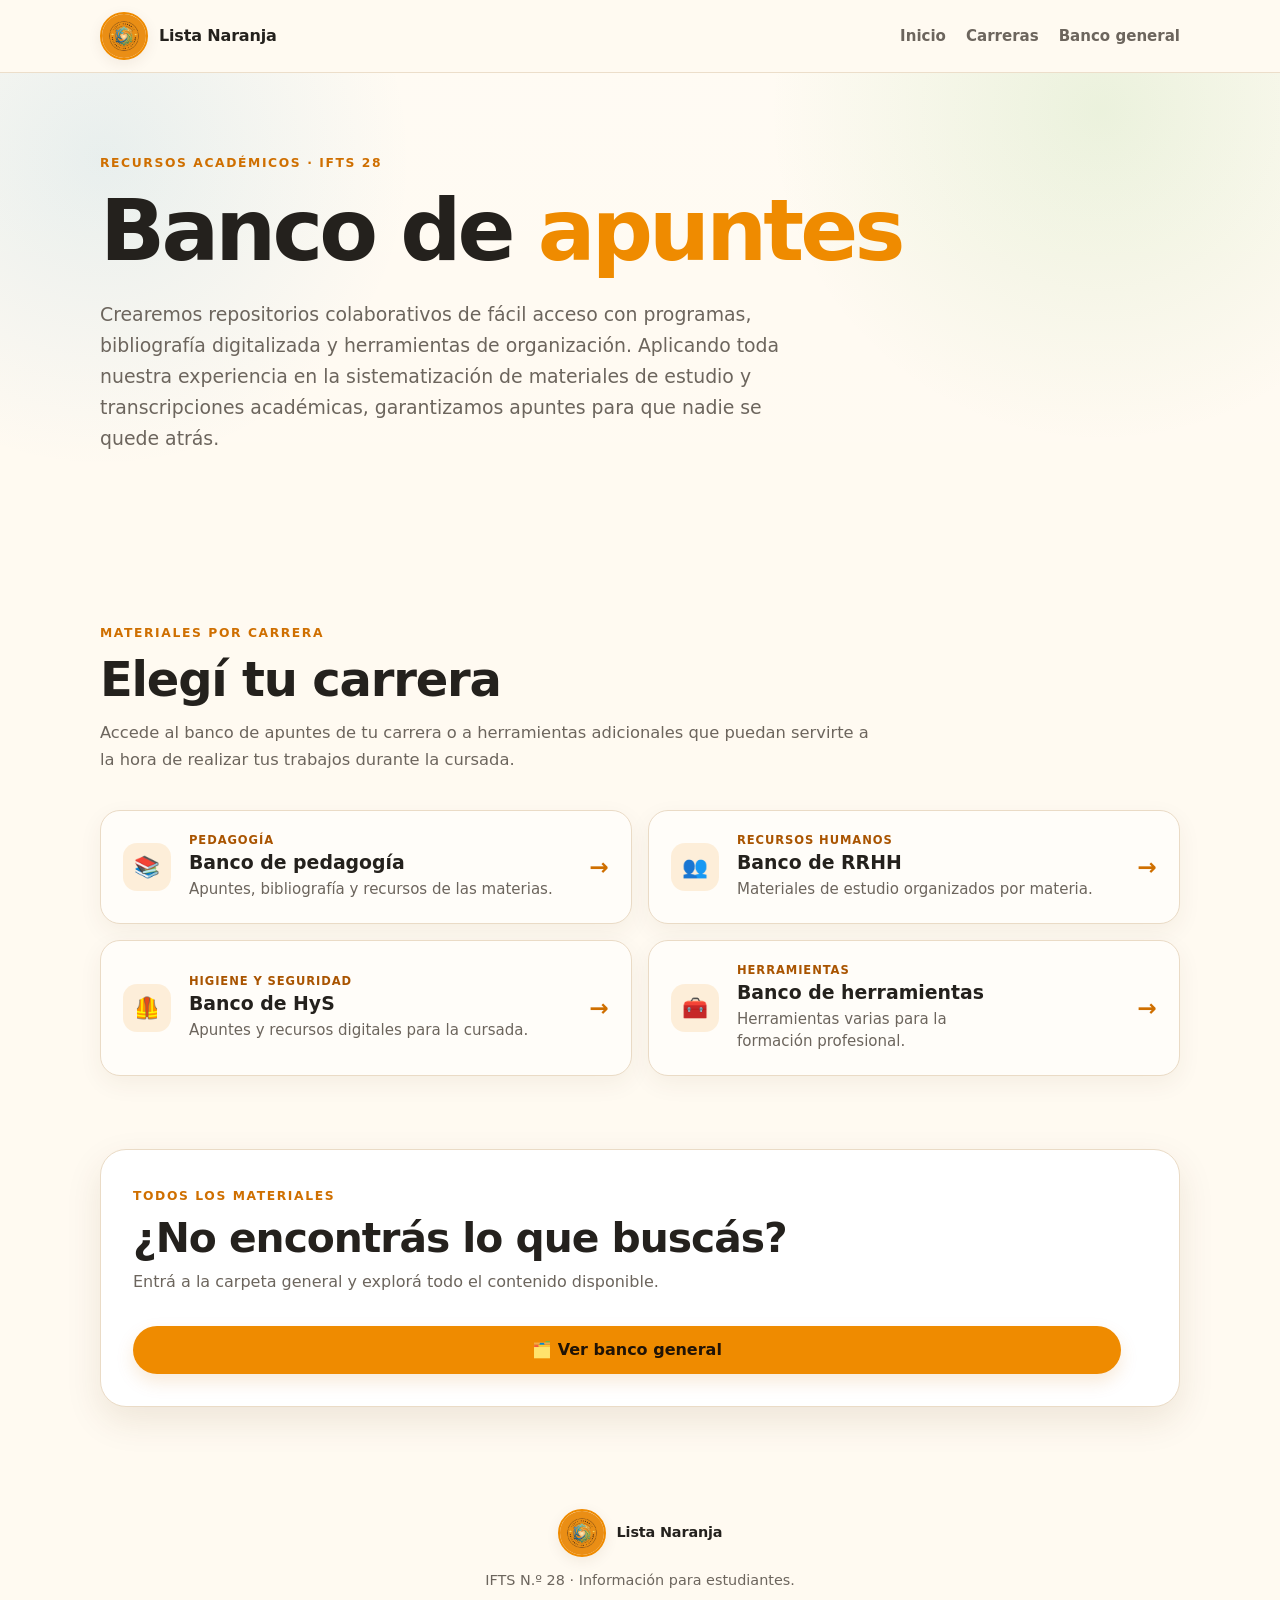
<file: apuntes.html>
<!doctype html>
<html lang="es">
<head>
  <link rel="icon" type="image/png" href="assets/logo.png">
  <meta charset="utf-8">
  <meta name="viewport" content="width=device-width, initial-scale=1">
  <meta name="description" content="Banco de apuntes y recursos digitales — Lista Naranja IFTS 28.">
  <title>Banco de Apuntes | Lista Naranja</title>
  <link rel="stylesheet" href="styles.css" />
</head>
<body>
  <header>
    <div class="wrap">
      <nav aria-label="Navegación principal">
        <a class="brand" href="index.html">
          <img src="assets/logo.png" alt="Logo de Lista Naranja">
          <span>Lista Naranja</span>
        </a>
        <div class="links">
          <a href="index.html">Inicio</a>
          <a href="#carreras">Carreras</a>
          <a href="#general">Banco general</a>
        </div>
      </nav>
    </div>
  </header>

  <main>
    <section class="hero">
      <div class="wrap">
        <span class="eyebrow">Recursos académicos · IFTS 28</span>
        <h1>Banco de <span>apuntes</span></h1>
        <p>Crearemos repositorios colaborativos de fácil acceso con programas, bibliografía digitalizada y herramientas de organización. Aplicando toda nuestra experiencia en la sistematización de materiales de estudio y transcripciones académicas, garantizamos apuntes para que nadie se quede atrás.</p>
      </div>
    </section>

    <section id="carreras">
      <div class="wrap">
        <div class="section-head">
          <span class="eyebrow">Materiales por carrera</span>
          <h2>Elegí tu carrera</h2>
          <p>Accede al banco de apuntes de tu carrera o a herramientas adicionales que puedan servirte a la hora de realizar tus trabajos durante la cursada.</p>
        </div>

        <div class="academic-links">
          <a class="academic-link-card" href="https://drive.google.com/drive/folders/1vBGxRF3-MdoXrW7RNqWsubbhY9ugRMTd">
            <span class="academic-icon" aria-hidden="true">📚</span>
            <div>
              <span class="resource-type">Pedagogía</span>
              <h3>Banco de pedagogía</h3>
              <p>Apuntes, bibliografía y recursos de las materias.</p>
            </div>
            <span class="resource-arrow" aria-hidden="true">→</span>
          </a>
          
          <a class="academic-link-card" href="https://drive.google.com/drive/folders/10GezGpNu0oyYkRiV5tzIItwaC4w-_NqQ">
            <span class="academic-icon" aria-hidden="true">👥</span>
            <div>
              <span class="resource-type">Recursos Humanos</span>
              <h3>Banco de RRHH</h3>
              <p>Materiales de estudio organizados por materia.</p>
            </div>
            <span class="resource-arrow" aria-hidden="true">→</span>
          </a>
          
          <a class="academic-link-card" href="https://drive.google.com/drive/folders/1bhBrA8pjp4xH9Re5RHUmzPf2lkPko9E2">
            <span class="academic-icon" aria-hidden="true">🦺</span>
            <div>
              <span class="resource-type">Higiene y Seguridad</span>
              <h3>Banco de HyS</h3>
              <p>Apuntes y recursos digitales para la cursada.</p>
            </div>
            <span class="resource-arrow" aria-hidden="true">→</span>
          </a>
          
          <a class="academic-link-card" href="https://drive.google.com/drive/folders/1tgRAyg_5uwdwrW1ciTDmXszuiCbY0i7L">
            <span class="academic-icon" aria-hidden="true">🧰</span>
            <div>
              <span class="resource-type">Herramientas</span>
              <h3>Banco de herramientas</h3>
              <p>Herramientas varias para la formación profesional.</p>
            </div>
            <span class="resource-arrow" aria-hidden="true">→</span>
          </a>
        </div>

        <BR></BR>
        <div class="contact" id="general">
          <div>
            <span class="eyebrow">Todos los materiales</span>
            <h2>¿No encontrás lo que buscás?</h2>
            <p>Entrá a la carpeta general y explorá todo el contenido disponible.</p>
          </div>
          <BR></BR>
          <a class="btn btn-primary" href="https://drive.google.com/drive/folders/1RpxIF3LO5PtamSJPAxfd56-l48L6YpUg?usp=sharing" target="_blank" rel="noopener noreferrer">🗂️ Ver banco general</a>
        </div>
      </div>
    </section>
  </main>

  <footer>
    <div class="wrap footer-row">
      <a class="brand" href="index.html">
        <img src="assets/logo.png" alt="Logo de Lista Naranja" />
        <span>Lista Naranja</span>
      </a>
      <p>IFTS N.º 28 · Información para estudiantes.</p>
    </div>
  </footer>
</body>
</html>
</file>
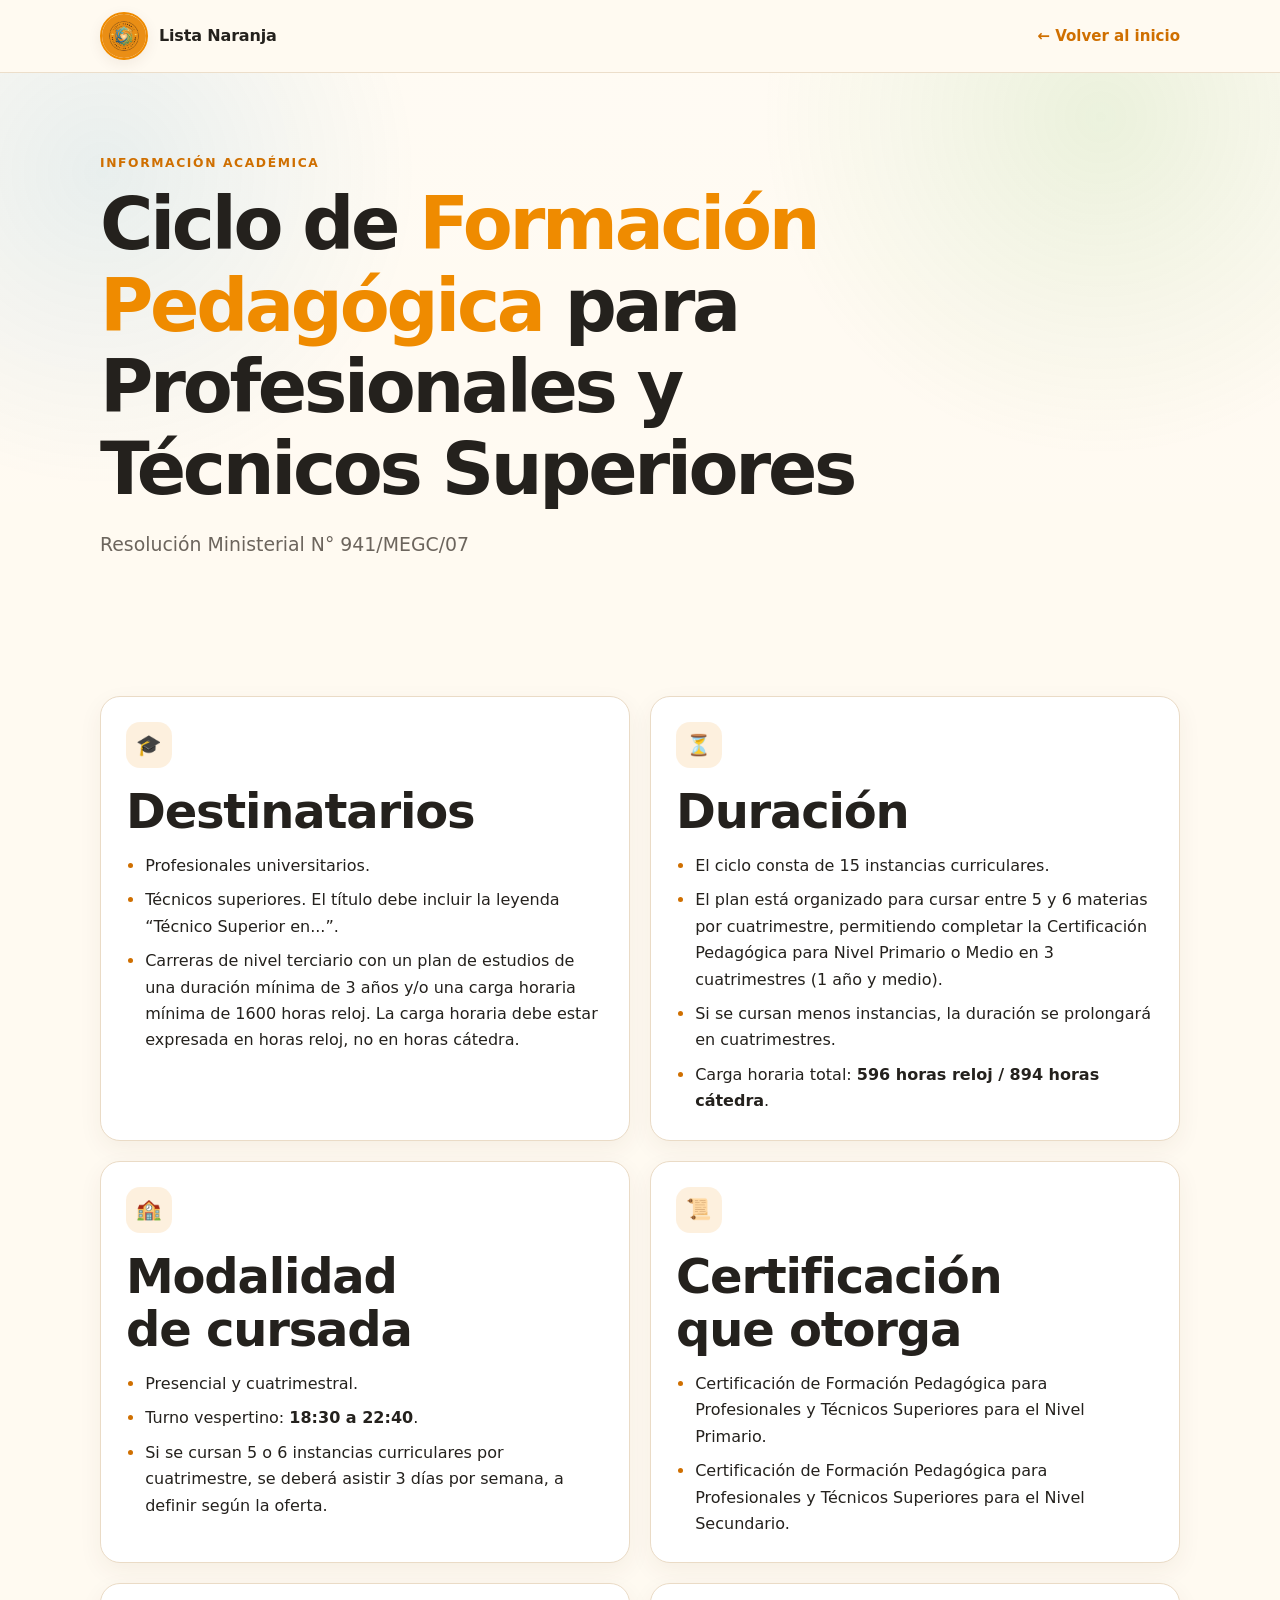
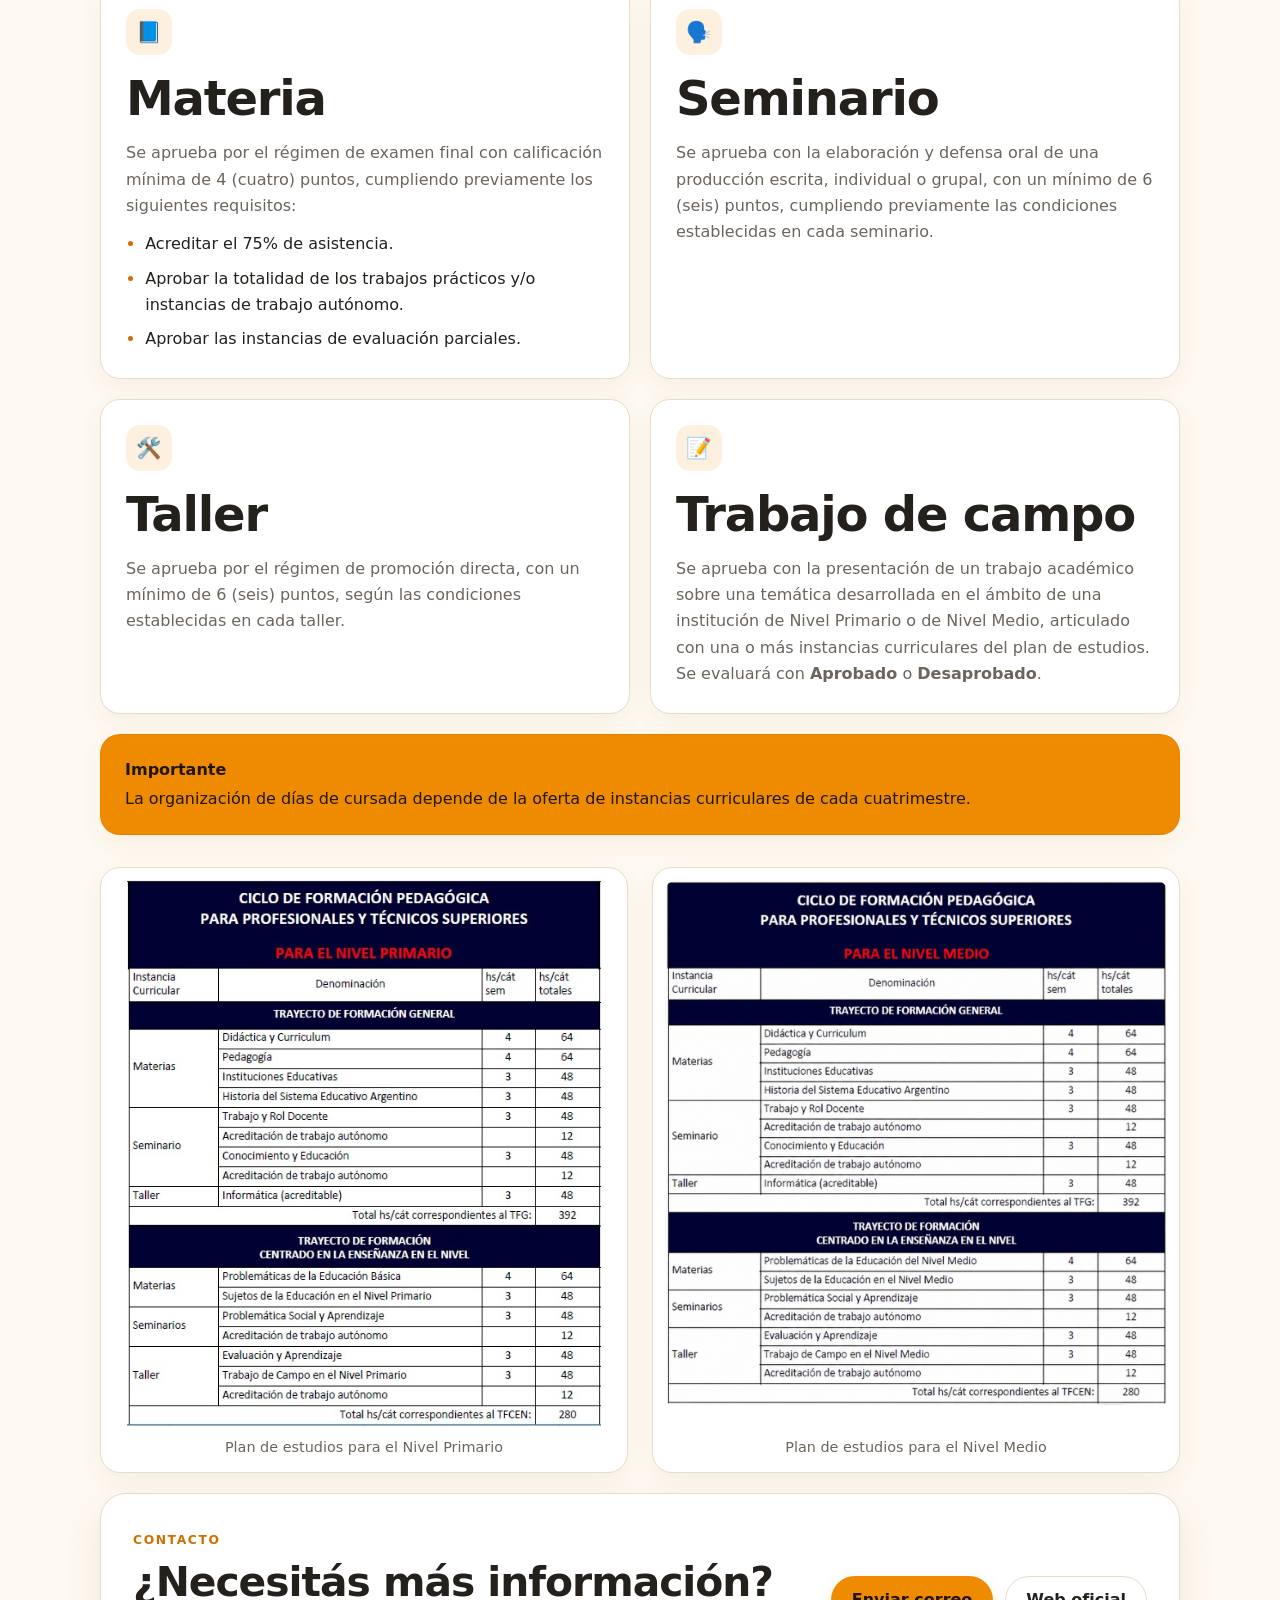
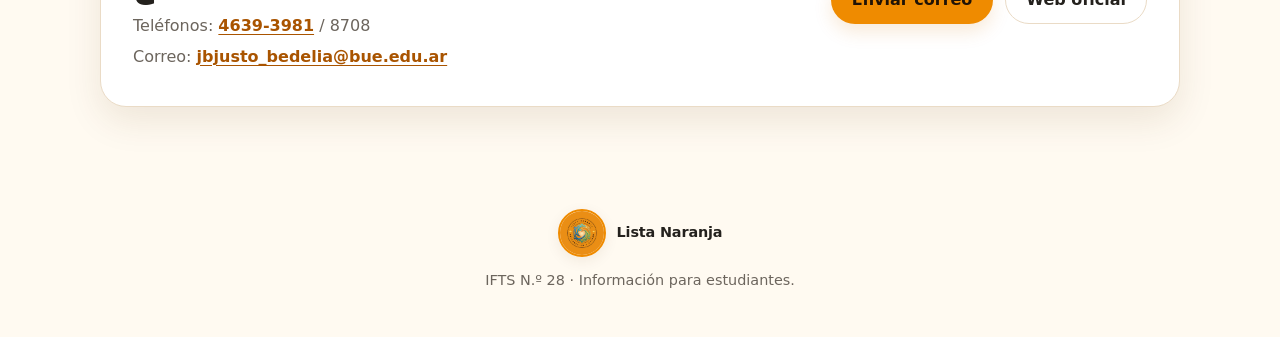
<file: formacion-pedagogica.html>
<!doctype html>
<html lang="es">
<head>
  <link rel="icon" type="image/png" href="assets/logo.png">
  <meta charset="utf-8" />
  <meta name="viewport" content="width=device-width, initial-scale=1" />
  <meta name="description" content="Información sobre el Ciclo de Formación Pedagógica para Profesionales y Técnicos Superiores." />
  <title>Formación Pedagógica | Lista Naranja</title>
  <link rel="stylesheet" href="styles.css" />
</head>
<body class="info-page">
  <header>
    <div class="wrap">
      <nav aria-label="Navegación">
        <a class="brand" href="index.html">
          <img src="assets/logo.png" alt="Logo de Lista Naranja" />
          <span>Lista Naranja</span>
        </a>
        <a class="back-link" href="index.html">← Volver al inicio</a>
      </nav>
    </div>
  </header>
  <main>
    <section class="hero">
      <div class="wrap">
        <span class="eyebrow">Información académica</span>
        <h1>Ciclo de <span>Formación Pedagógica</span> para Profesionales y Técnicos Superiores</h1>
        <p>Resolución Ministerial N° 941/MEGC/07</p>
      </div>
    </section>
    <div class="wrap info-content">
      <div class="content-grid">
        <section class="card">
          <div class="icon">🎓</div>
          <h2>Destinatarios</h2>
          <ul>
            <li>Profesionales universitarios.</li>
            <li>Técnicos superiores. El título debe incluir la leyenda “Técnico Superior en...”.</li>
            <li>Carreras de nivel terciario con un plan de estudios de una duración mínima de 3 años y/o una carga horaria mínima de 1600 horas reloj. La carga horaria debe estar expresada en horas reloj, no en horas cátedra.</li>
          </ul>
        </section>
        <section class="card">
          <div class="icon">⏳</div>
          <h2>Duración</h2>
          <ul>
            <li>El ciclo consta de 15 instancias curriculares.</li>
            <li>El plan está organizado para cursar entre 5 y 6 materias por cuatrimestre, permitiendo completar la Certificación Pedagógica para Nivel Primario o Medio en 3 cuatrimestres (1 año y medio).</li>
            <li>Si se cursan menos instancias, la duración se prolongará en cuatrimestres.</li>
            <li>Carga horaria total: <strong>596 horas reloj / 894 horas cátedra</strong>.</li>
          </ul>
        </section>
        <section class="card">
          <div class="icon">🏫</div>
          <h2>Modalidad de cursada</h2>
          <ul>
            <li>Presencial y cuatrimestral.</li>
            <li>Turno vespertino: <strong>18:30 a 22:40</strong>.</li>
            <li>Si se cursan 5 o 6 instancias curriculares por cuatrimestre, se deberá asistir 3 días por semana, a definir según la oferta.</li>
          </ul>
        </section>
        <section class="card">
          <div class="icon">📜</div>
          <h2>Certificación que otorga</h2>
          <ul>
            <li>Certificación de Formación Pedagógica para Profesionales y Técnicos Superiores para el Nivel Primario.</li>
            <li>Certificación de Formación Pedagógica para Profesionales y Técnicos Superiores para el Nivel Secundario.</li>
          </ul>
        </section>
        <section class="card">
          <div class="icon">📘</div>
          <h2>Materia</h2>
          <p>Se aprueba por el régimen de examen final con calificación mínima de 4 (cuatro) puntos, cumpliendo previamente los siguientes requisitos:</p>
          <ul>
            <li>Acreditar el 75% de asistencia.</li>
            <li>Aprobar la totalidad de los trabajos prácticos y/o instancias de trabajo autónomo.</li>
            <li>Aprobar las instancias de evaluación parciales.</li>
          </ul>
        </section>
        <section class="card">
          <div class="icon">🗣️</div>
          <h2>Seminario</h2>
          <p>Se aprueba con la elaboración y defensa oral de una producción escrita, individual o grupal, con un mínimo de 6 (seis) puntos, cumpliendo previamente las condiciones establecidas en cada seminario.</p>
        </section>
        <section class="card">
          <div class="icon">🛠️</div>
          <h2>Taller</h2>
          <p>Se aprueba por el régimen de promoción directa, con un mínimo de 6 (seis) puntos, según las condiciones establecidas en cada taller.</p>
        </section>
        <section class="card">
          <div class="icon">📝</div>
          <h2>Trabajo de campo</h2>
          <p>Se aprueba con la presentación de un trabajo académico sobre una temática desarrollada en el ámbito de una institución de Nivel Primario o de Nivel Medio, articulado con una o más instancias curriculares del plan de estudios. Se evaluará con <strong>Aprobado</strong> o <strong>Desaprobado</strong>.</p>
        </section>
      </div>
      <div class="notice">
        <strong>Importante</strong>
        La organización de días de cursada depende de la oferta de instancias curriculares de cada cuatrimestre.
      </div>
      <div class="study-plan-grid" aria-label="Planes de estudio">
        <figure class="study-plan-image">
          <img src="assets/plan-nivel-primario.jpeg" alt="Plan de estudios del Ciclo de Formación Pedagógica para Profesionales y Técnicos Superiores para el Nivel Primario" loading="lazy">
          <figcaption>Plan de estudios para el Nivel Primario</figcaption>
        </figure>
        <figure class="study-plan-image">
          <img src="assets/plan-nivel-medio.png" alt="Plan de estudios del Ciclo de Formación Pedagógica para Profesionales y Técnicos Superiores para el Nivel Medio" loading="lazy">
          <figcaption>Plan de estudios para el Nivel Medio</figcaption>
        </figure>
      </div>
      <section class="contact" id="contacto">
        <div>
          <span class="eyebrow">Contacto</span>
          <h2>¿Necesitás más información?</h2>
          <p>Teléfonos: <a href="tel:+541146393981">4639-3981</a> / 8708</p>
          <p>Correo: <a href="mailto:jbjusto_bedelia@bue.edu.ar">jbjusto_bedelia@bue.edu.ar</a></p>
        </div>
        <div class="actions">
          <a class="btn btn-primary" href="mailto:jbjusto_bedelia@bue.edu.ar">Enviar correo</a>
          <a class="btn btn-secondary" href="http://juanbjusto.buenosaires.edu.ar/fpedagogica.html" target="_blank" rel="noopener noreferrer">Web oficial</a>
        </div>
      </section>
    </div>
  </main>
  <footer>
    <div class="wrap footer-row">
      <a class="brand" href="index.html">
        <img src="assets/logo.png" alt="Logo de Lista Naranja" />
        <span>Lista Naranja</span>
      </a>
      <p>IFTS N.º 28 · Información para estudiantes.</p>
    </div>
  </footer>
</body>
</html>
</file>
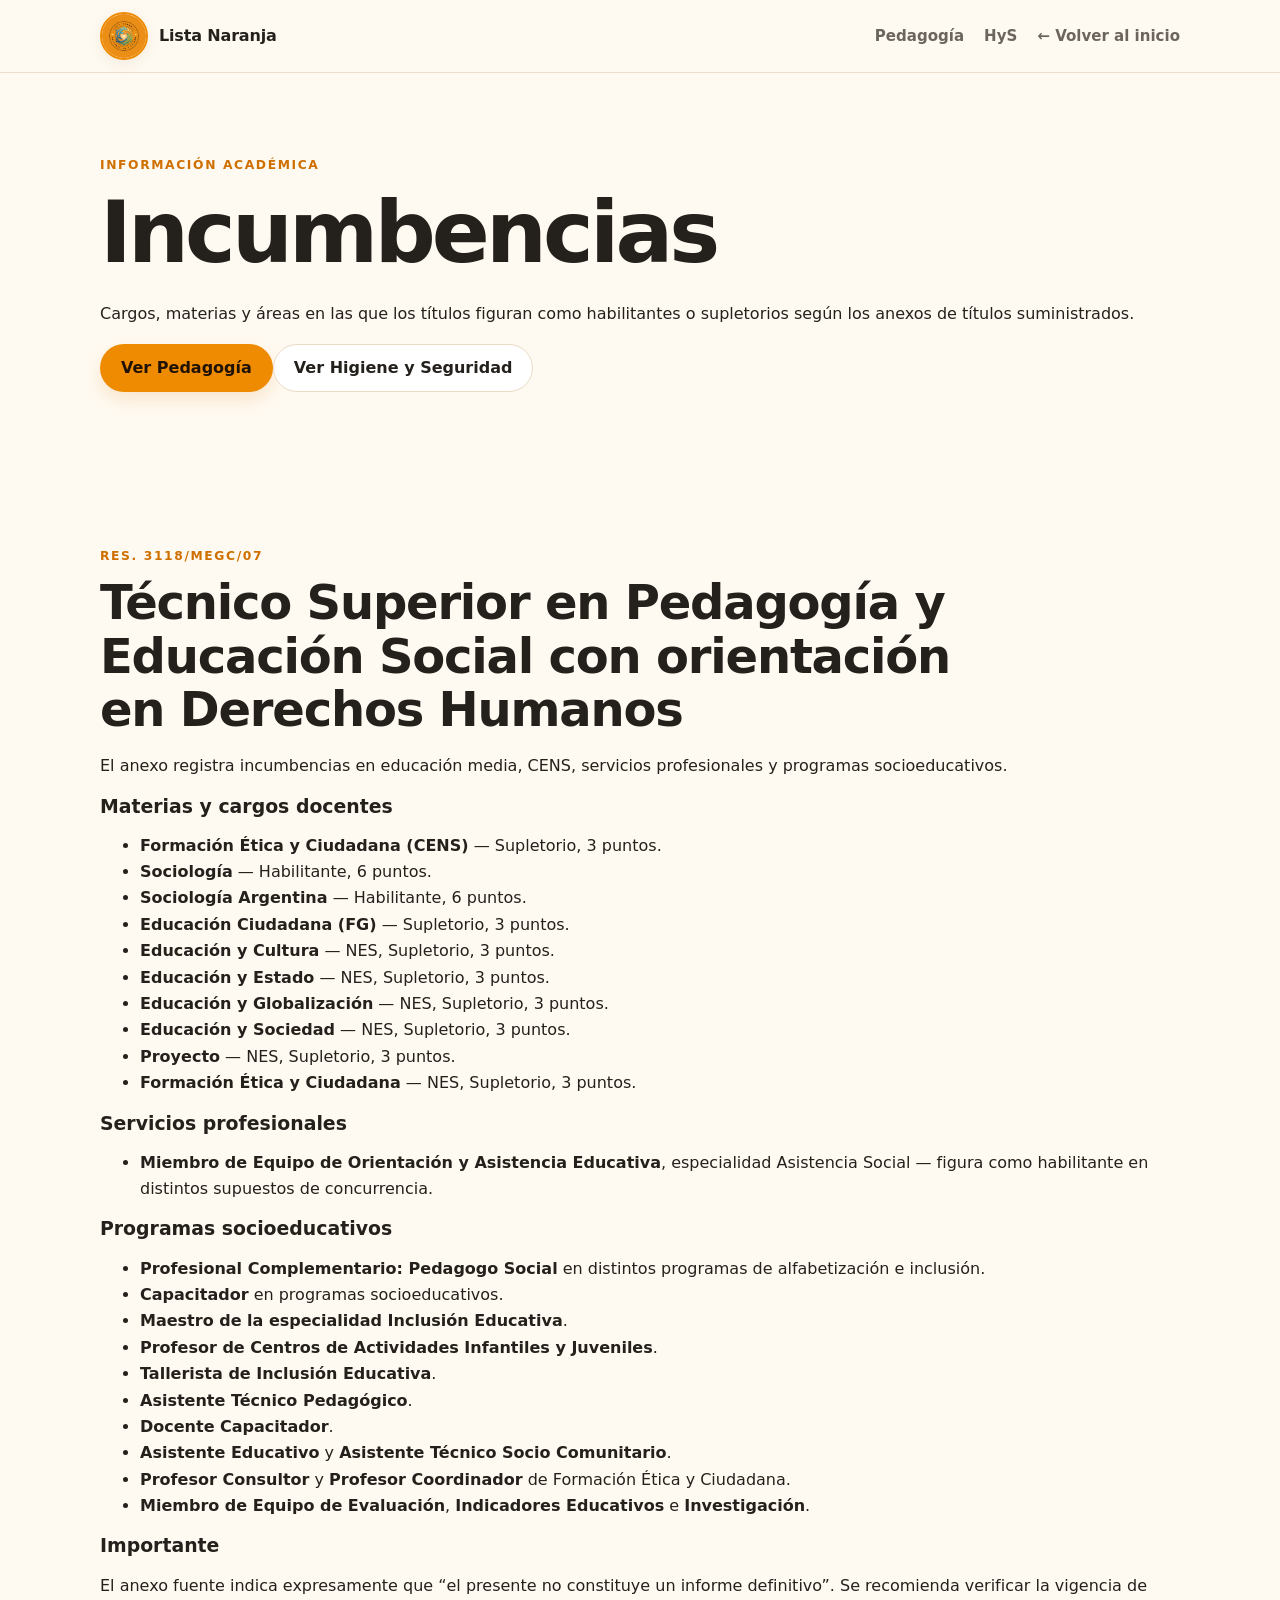
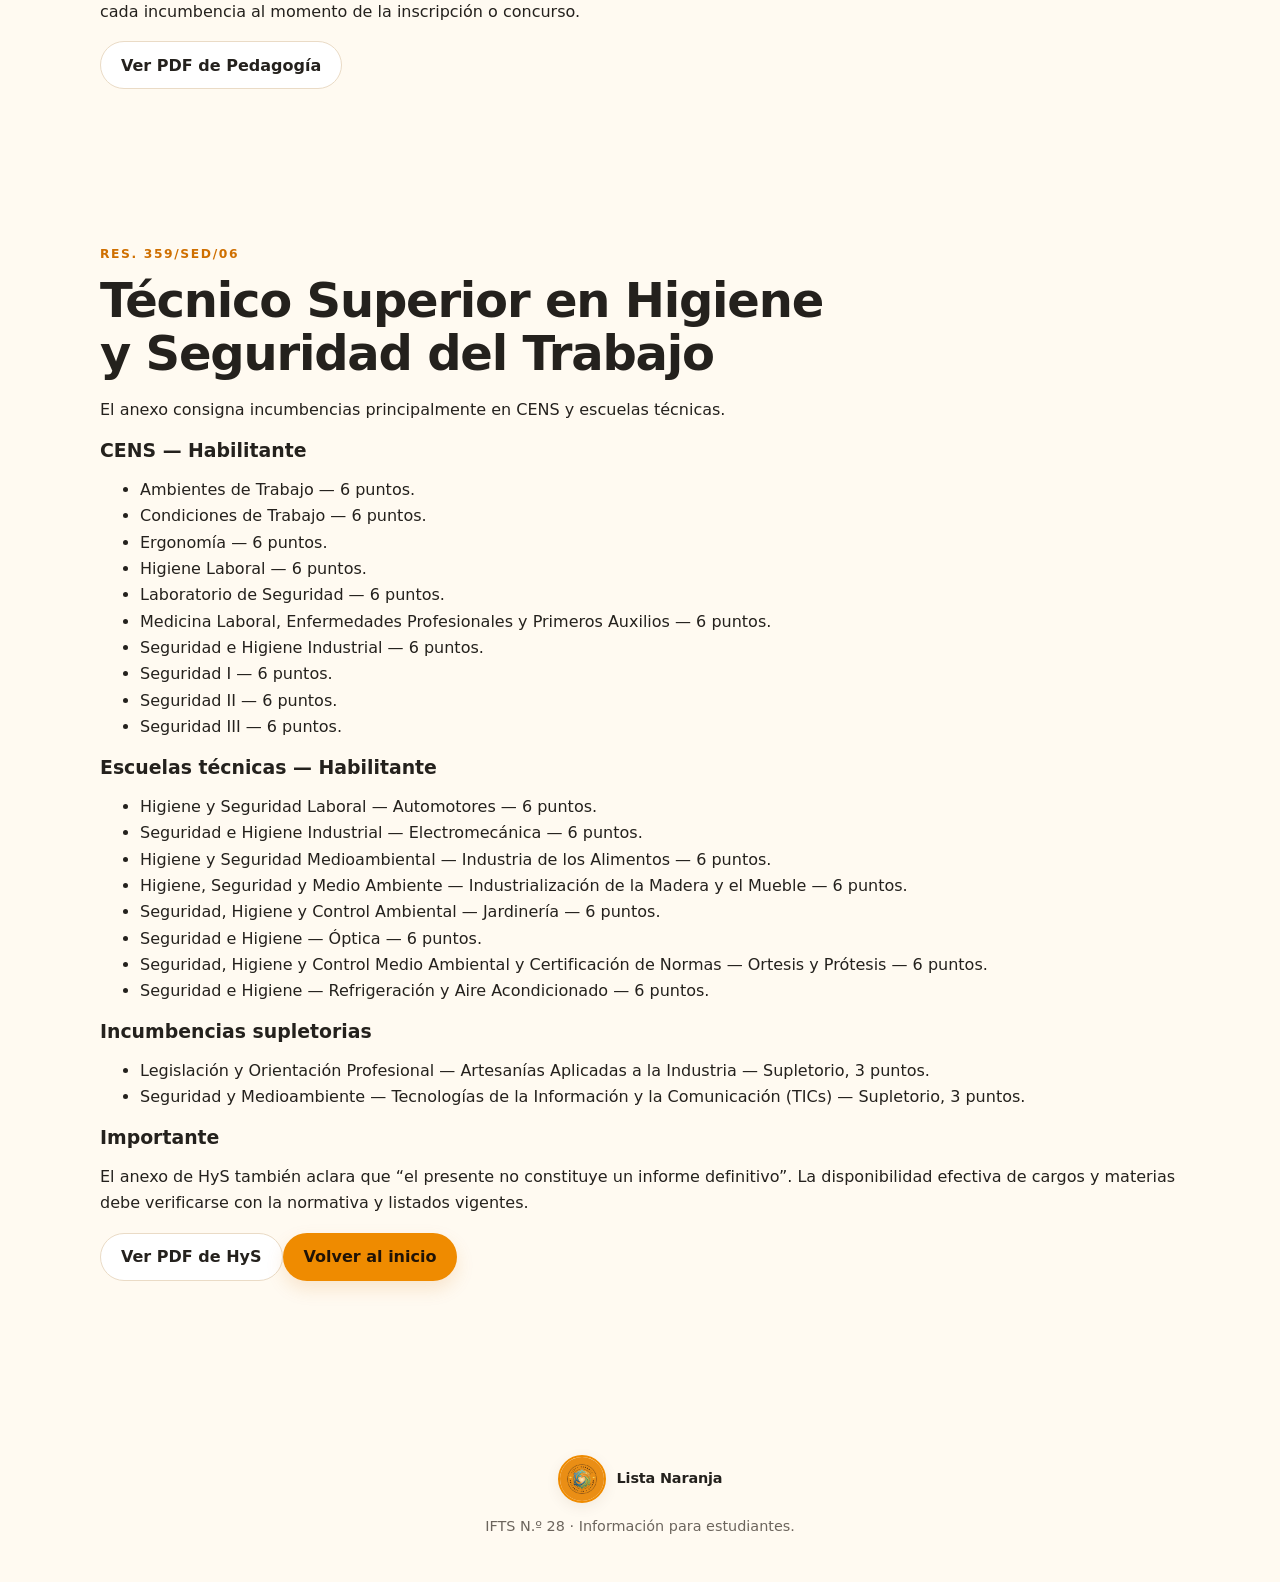
<file: incumbencias.html>
<!doctype html>
<html lang="es">
<head>
  <link rel="icon" type="image/png" href="assets/logo.png">
  <meta charset="utf-8">
  <meta name="viewport" content="width=device-width, initial-scale=1">
  <title>Incumbencias | Lista Naranja</title>
  <meta name="description" content="Incumbencias de Pedagogía y Educación Social con orientación en Derechos Humanos y de Higiene y Seguridad del Trabajo.">
  <link rel="stylesheet" href="styles.css">
</head>
<body class="info-page">
  <header>
    <div class="wrap">
      <nav aria-label="Navegación principal">
        <a class="brand" href="index.html">
          <img src="assets/logo.png" alt="Logo de Lista Naranja" />
          <span>Lista Naranja</span>
        </a>
        <div class="links">
          <a href="#pedagogia">Pedagogía</a>
          <a href="#hys">HyS</a>
          <a class="back-link" href="index.html">← Volver al inicio</a>
        </div>
      </nav>
    </div>
  </header>
  <main>
    <section class="page-hero">
      <div class="wrap">
        <p class="eyebrow">Información académica</p>
        <h1>Incumbencias</h1>
        <p class="lead">Cargos, materias y áreas en las que los títulos figuran como habilitantes o supletorios según los anexos de títulos suministrados.</p>
        <div class="hero-actions"><a class="btn btn-primary" href="#pedagogia">Ver Pedagogía</a><a class="btn btn-secondary" href="#hys">Ver Higiene y Seguridad</a></div>
      </div>
    </section>
    <section class="content-section" id="pedagogia">
      <div class="wrap">
        <div class="section-heading"><p class="eyebrow">Res. 3118/MEGC/07</p><h2>Técnico Superior en Pedagogía y Educación Social con orientación en Derechos Humanos</h2><p>El anexo registra incumbencias en educación media, CENS, servicios profesionales y programas socioeducativos.</p></div>
        <div class="info-grid">
          <article class="info-card"><h3>Materias y cargos docentes</h3><ul class="clean-list"><li><strong>Formación Ética y Ciudadana (CENS)</strong> — Supletorio, 3 puntos.</li><li><strong>Sociología</strong> — Habilitante, 6 puntos.</li><li><strong>Sociología Argentina</strong> — Habilitante, 6 puntos.</li><li><strong>Educación Ciudadana (FG)</strong> — Supletorio, 3 puntos.</li><li><strong>Educación y Cultura</strong> — NES, Supletorio, 3 puntos.</li><li><strong>Educación y Estado</strong> — NES, Supletorio, 3 puntos.</li><li><strong>Educación y Globalización</strong> — NES, Supletorio, 3 puntos.</li><li><strong>Educación y Sociedad</strong> — NES, Supletorio, 3 puntos.</li><li><strong>Proyecto</strong> — NES, Supletorio, 3 puntos.</li><li><strong>Formación Ética y Ciudadana</strong> — NES, Supletorio, 3 puntos.</li></ul></article>
          <article class="info-card"><h3>Servicios profesionales</h3><ul class="clean-list"><li><strong>Miembro de Equipo de Orientación y Asistencia Educativa</strong>, especialidad Asistencia Social — figura como habilitante en distintos supuestos de concurrencia.</li></ul></article>
          <article class="info-card"><h3>Programas socioeducativos</h3><ul class="clean-list"><li><strong>Profesional Complementario: Pedagogo Social</strong> en distintos programas de alfabetización e inclusión.</li><li><strong>Capacitador</strong> en programas socioeducativos.</li><li><strong>Maestro de la especialidad Inclusión Educativa</strong>.</li><li><strong>Profesor de Centros de Actividades Infantiles y Juveniles</strong>.</li><li><strong>Tallerista de Inclusión Educativa</strong>.</li><li><strong>Asistente Técnico Pedagógico</strong>.</li><li><strong>Docente Capacitador</strong>.</li><li><strong>Asistente Educativo</strong> y <strong>Asistente Técnico Socio Comunitario</strong>.</li><li><strong>Profesor Consultor</strong> y <strong>Profesor Coordinador</strong> de Formación Ética y Ciudadana.</li><li><strong>Miembro de Equipo de Evaluación</strong>, <strong>Indicadores Educativos</strong> e <strong>Investigación</strong>.</li></ul></article>
        </div>
        <div class="notice-card"><h3>Importante</h3><p>El anexo fuente indica expresamente que “el presente no constituye un informe definitivo”. Se recomienda verificar la vigencia de cada incumbencia al momento de la inscripción o concurso.</p></div>
        <div class="section-actions"><a class="btn btn-secondary" href="assets/incumbencias-pedagogia.pdf" target="_blank" rel="noopener">Ver PDF de Pedagogía</a></div>
      </div>
    </section>
    <section class="content-section alt-section" id="hys">
      <div class="wrap">
        <div class="section-heading"><p class="eyebrow">Res. 359/SED/06</p><h2>Técnico Superior en Higiene y Seguridad del Trabajo</h2><p>El anexo consigna incumbencias principalmente en CENS y escuelas técnicas.</p></div>
        <div class="info-grid">
          <article class="info-card"><h3>CENS — Habilitante</h3><ul class="clean-list"><li>Ambientes de Trabajo — 6 puntos.</li><li>Condiciones de Trabajo — 6 puntos.</li><li>Ergonomía — 6 puntos.</li><li>Higiene Laboral — 6 puntos.</li><li>Laboratorio de Seguridad — 6 puntos.</li><li>Medicina Laboral, Enfermedades Profesionales y Primeros Auxilios — 6 puntos.</li><li>Seguridad e Higiene Industrial — 6 puntos.</li><li>Seguridad I — 6 puntos.</li><li>Seguridad II — 6 puntos.</li><li>Seguridad III — 6 puntos.</li></ul></article>
          <article class="info-card"><h3>Escuelas técnicas — Habilitante</h3><ul class="clean-list"><li>Higiene y Seguridad Laboral — Automotores — 6 puntos.</li><li>Seguridad e Higiene Industrial — Electromecánica — 6 puntos.</li><li>Higiene y Seguridad Medioambiental — Industria de los Alimentos — 6 puntos.</li><li>Higiene, Seguridad y Medio Ambiente — Industrialización de la Madera y el Mueble — 6 puntos.</li><li>Seguridad, Higiene y Control Ambiental — Jardinería — 6 puntos.</li><li>Seguridad e Higiene — Óptica — 6 puntos.</li><li>Seguridad, Higiene y Control Medio Ambiental y Certificación de Normas — Ortesis y Prótesis — 6 puntos.</li><li>Seguridad e Higiene — Refrigeración y Aire Acondicionado — 6 puntos.</li></ul></article>
          <article class="info-card"><h3>Incumbencias supletorias</h3><ul class="clean-list"><li>Legislación y Orientación Profesional — Artesanías Aplicadas a la Industria — Supletorio, 3 puntos.</li><li>Seguridad y Medioambiente — Tecnologías de la Información y la Comunicación (TICs) — Supletorio, 3 puntos.</li></ul></article>
        </div>
        <div class="notice-card"><h3>Importante</h3><p>El anexo de HyS también aclara que “el presente no constituye un informe definitivo”. La disponibilidad efectiva de cargos y materias debe verificarse con la normativa y listados vigentes.</p></div>
        <div class="section-actions"><a class="btn btn-secondary" href="assets/incumbencias-hys.pdf" target="_blank" rel="noopener">Ver PDF de HyS</a><a class="btn btn-primary" href="index.html">Volver al inicio</a></div>
      </div>
    </section>
  </main>
  <footer>
    <div class="wrap footer-row">
      <a class="brand" href="index.html">
        <img src="assets/logo.png" alt="Logo de Lista Naranja" />
        <span>Lista Naranja</span>
      </a>
      <p>IFTS N.º 28 · Información para estudiantes.</p>
    </div>
  </footer>
</body>
</html>
</file>
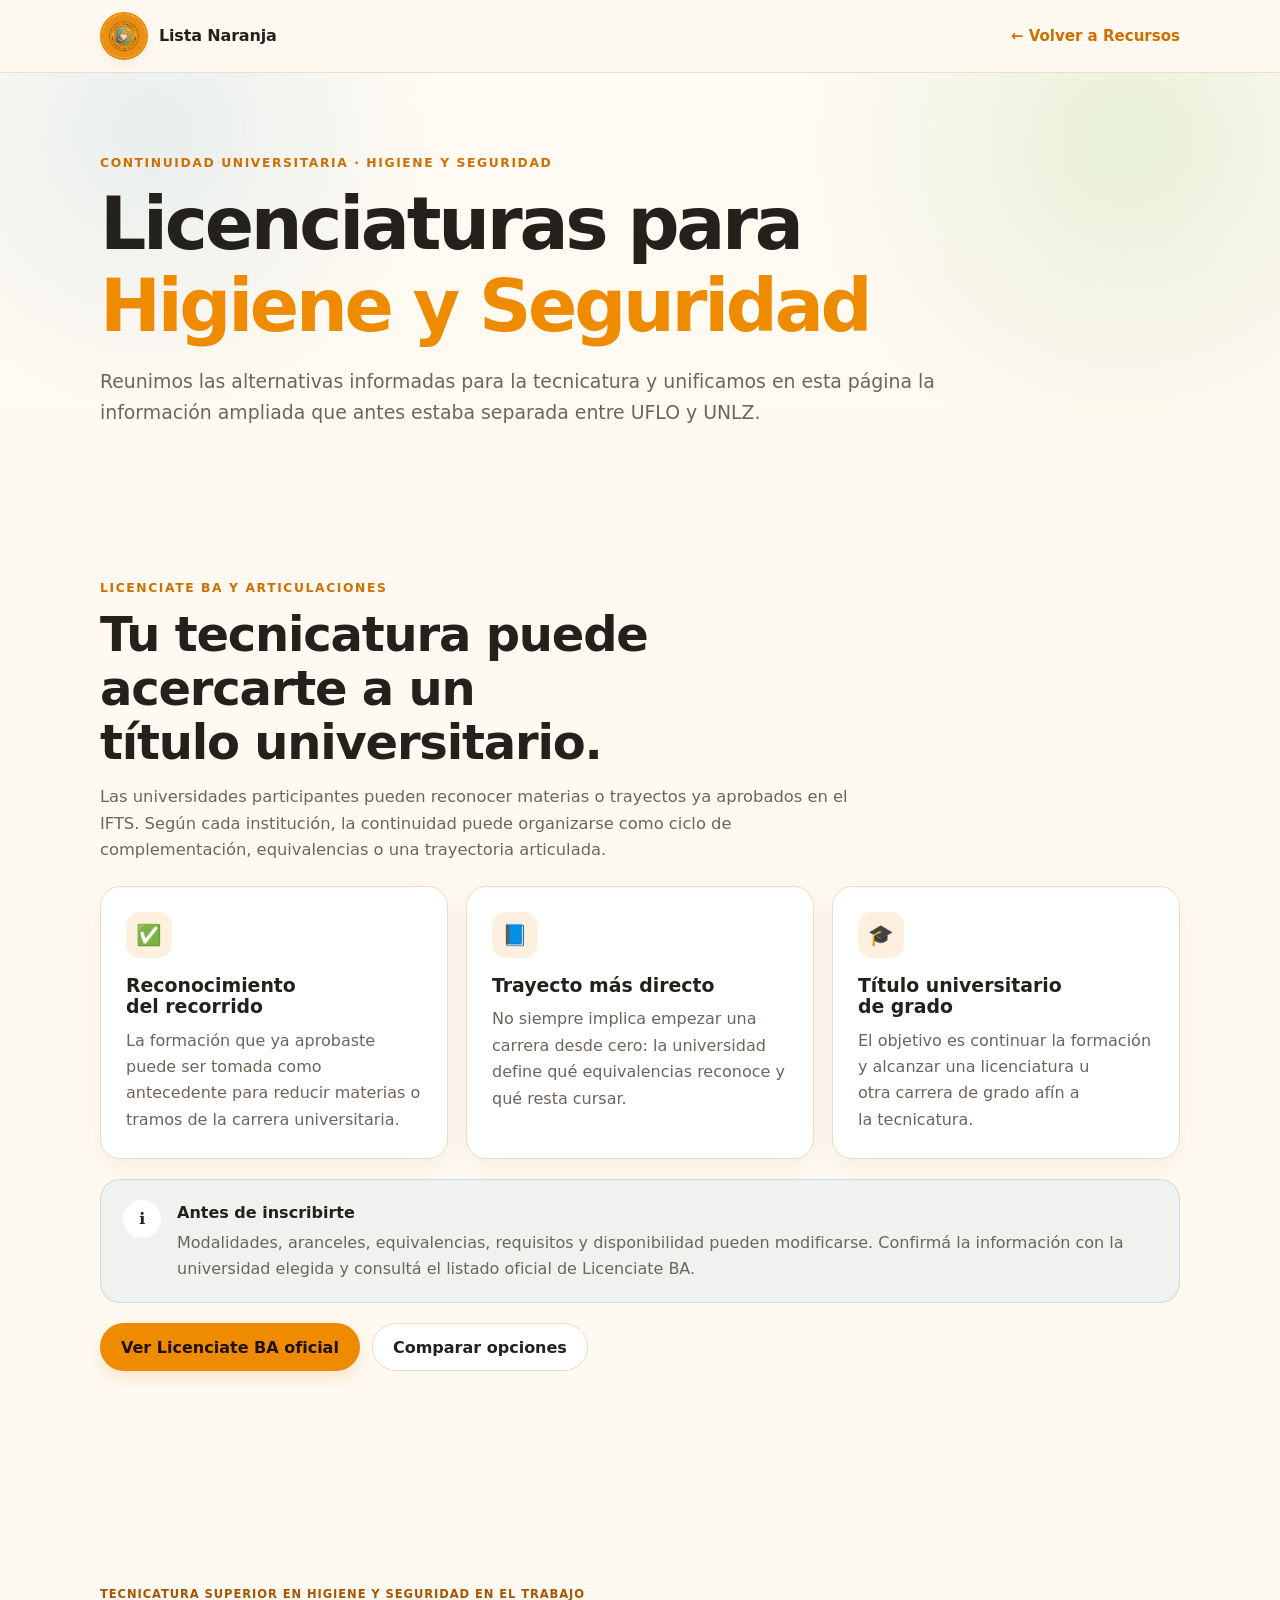
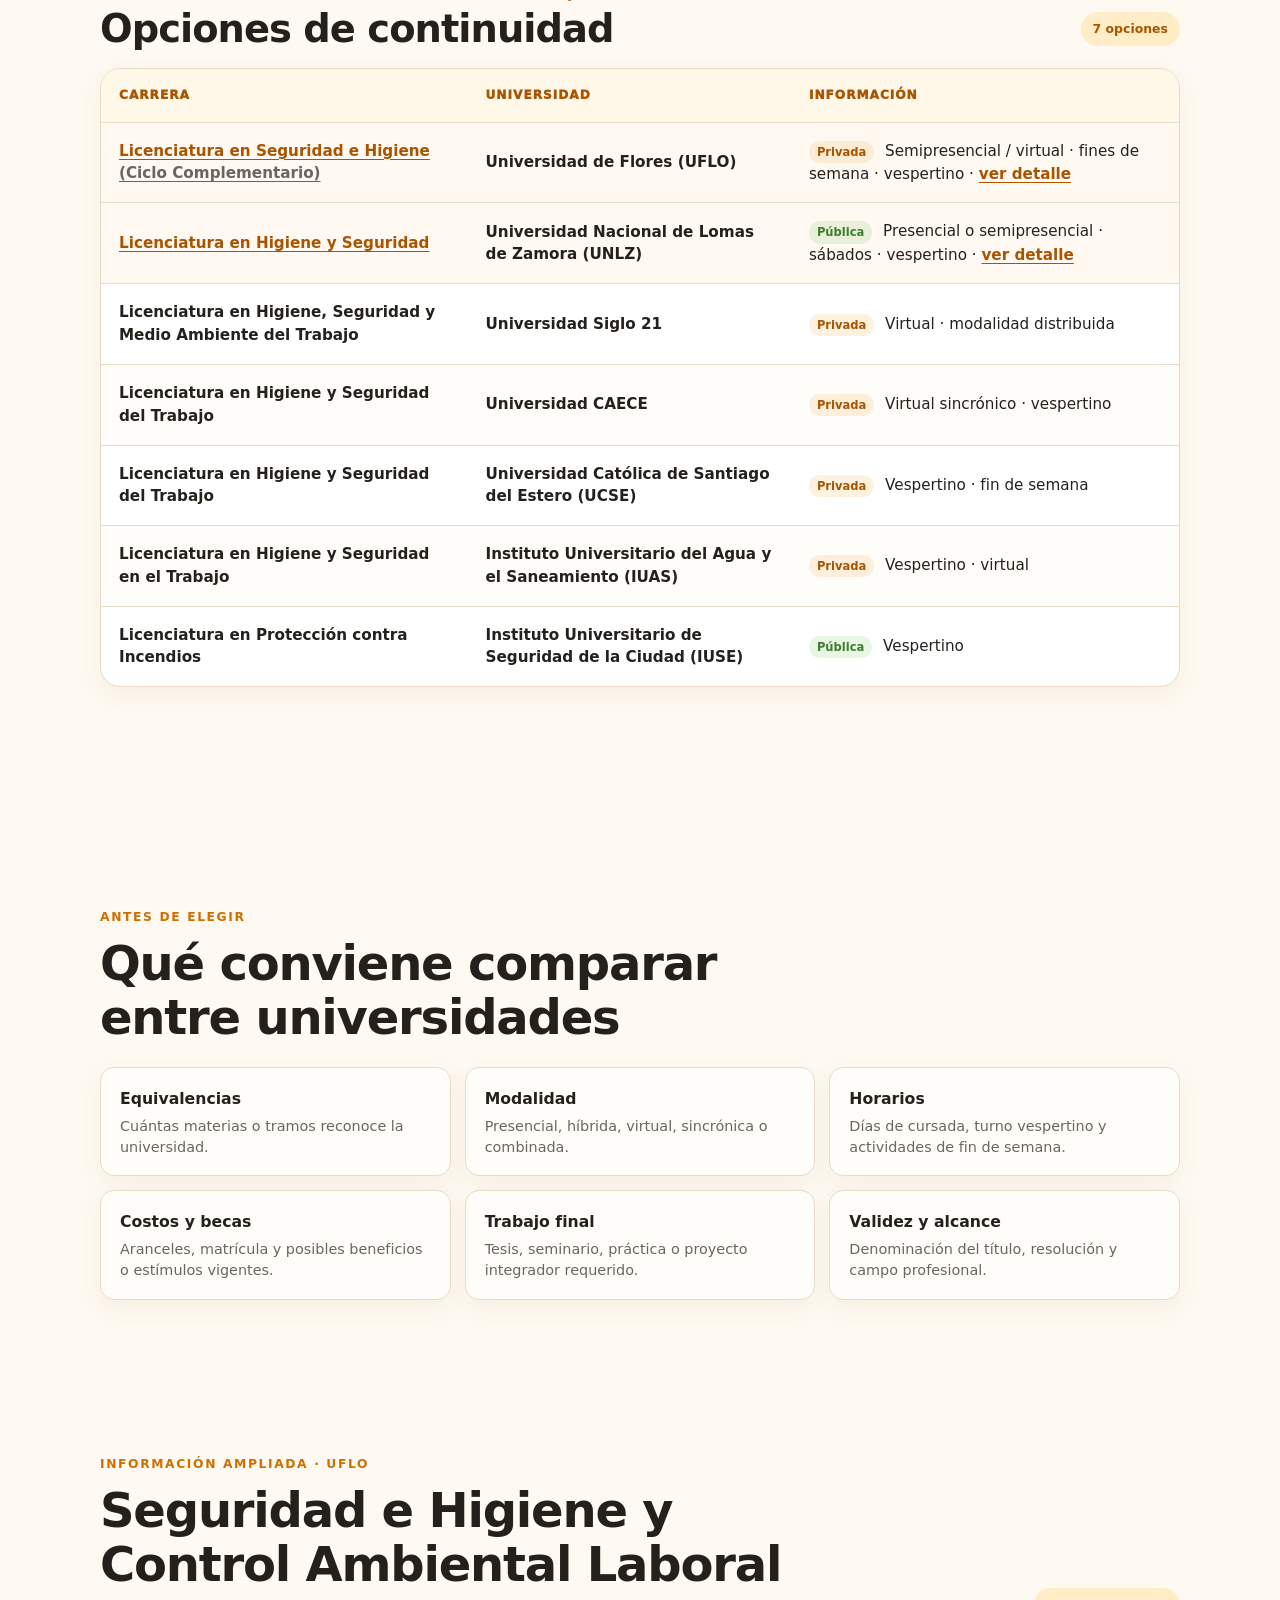
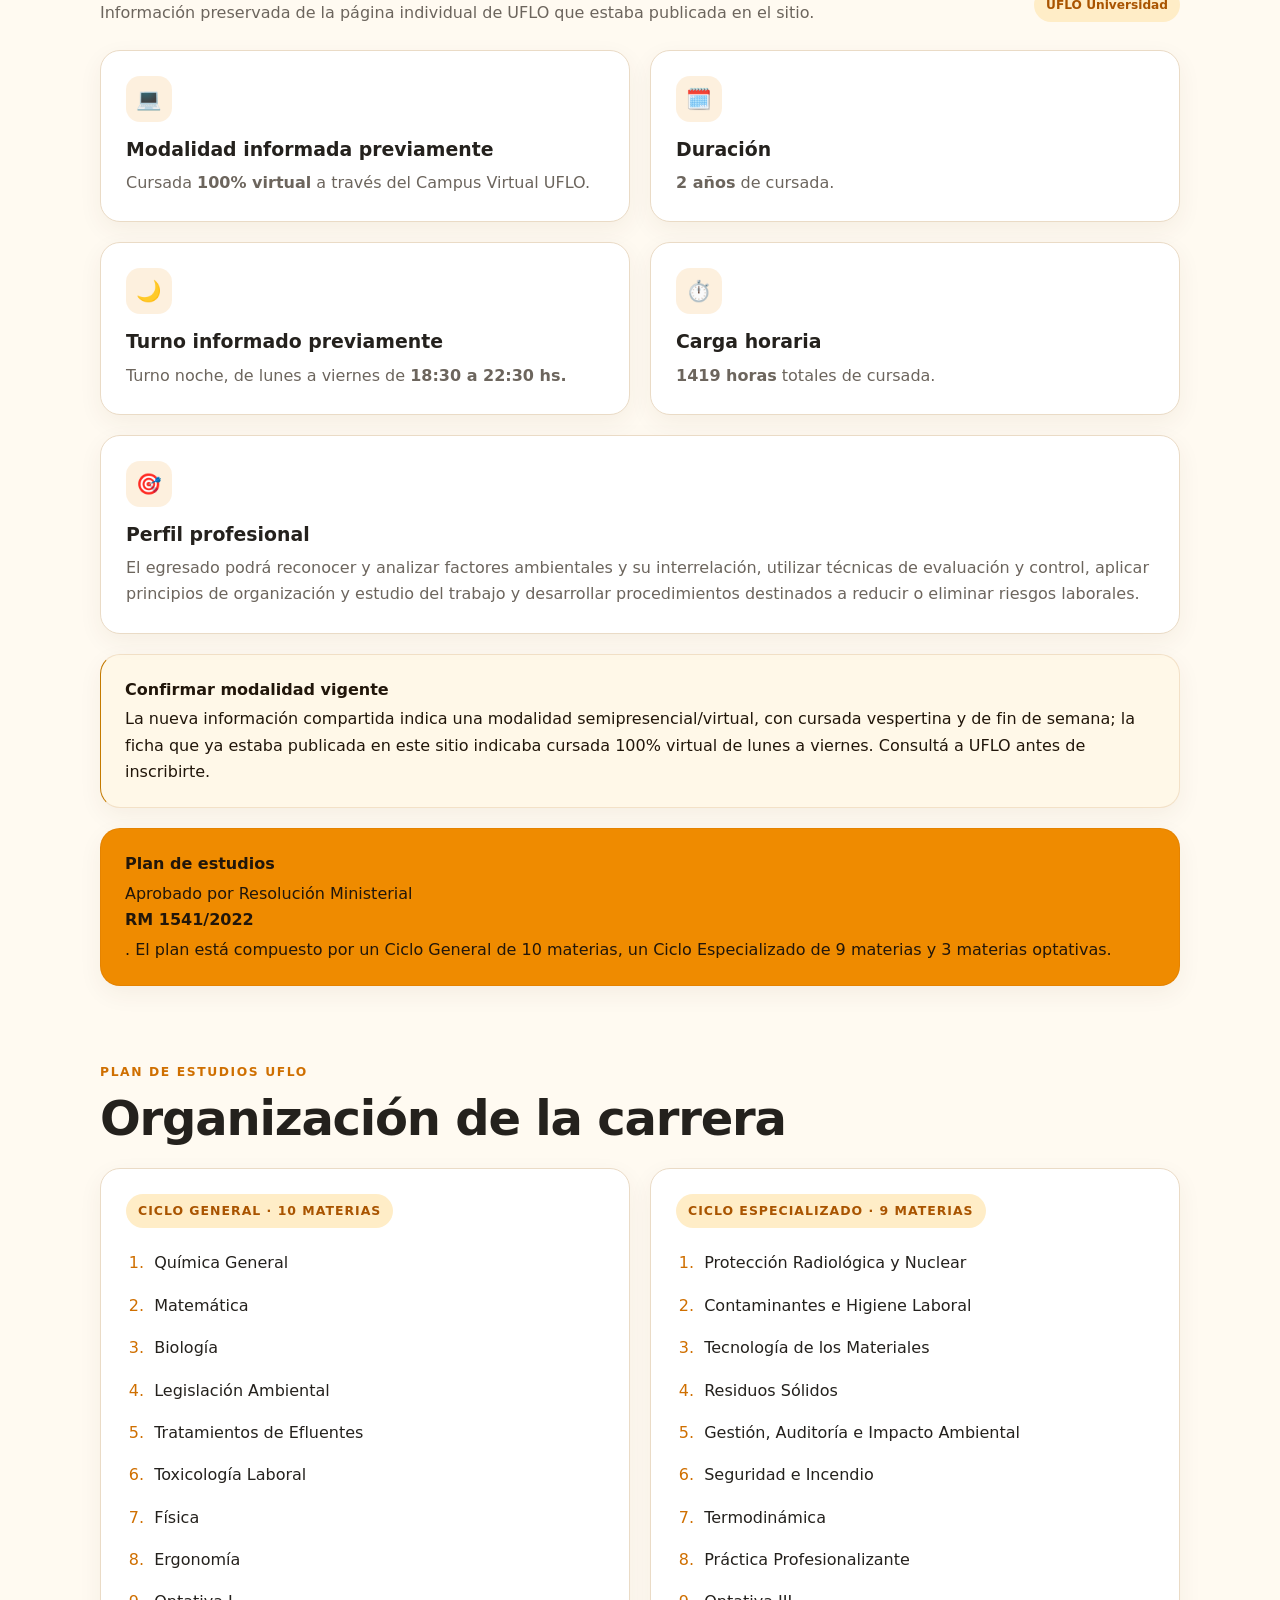
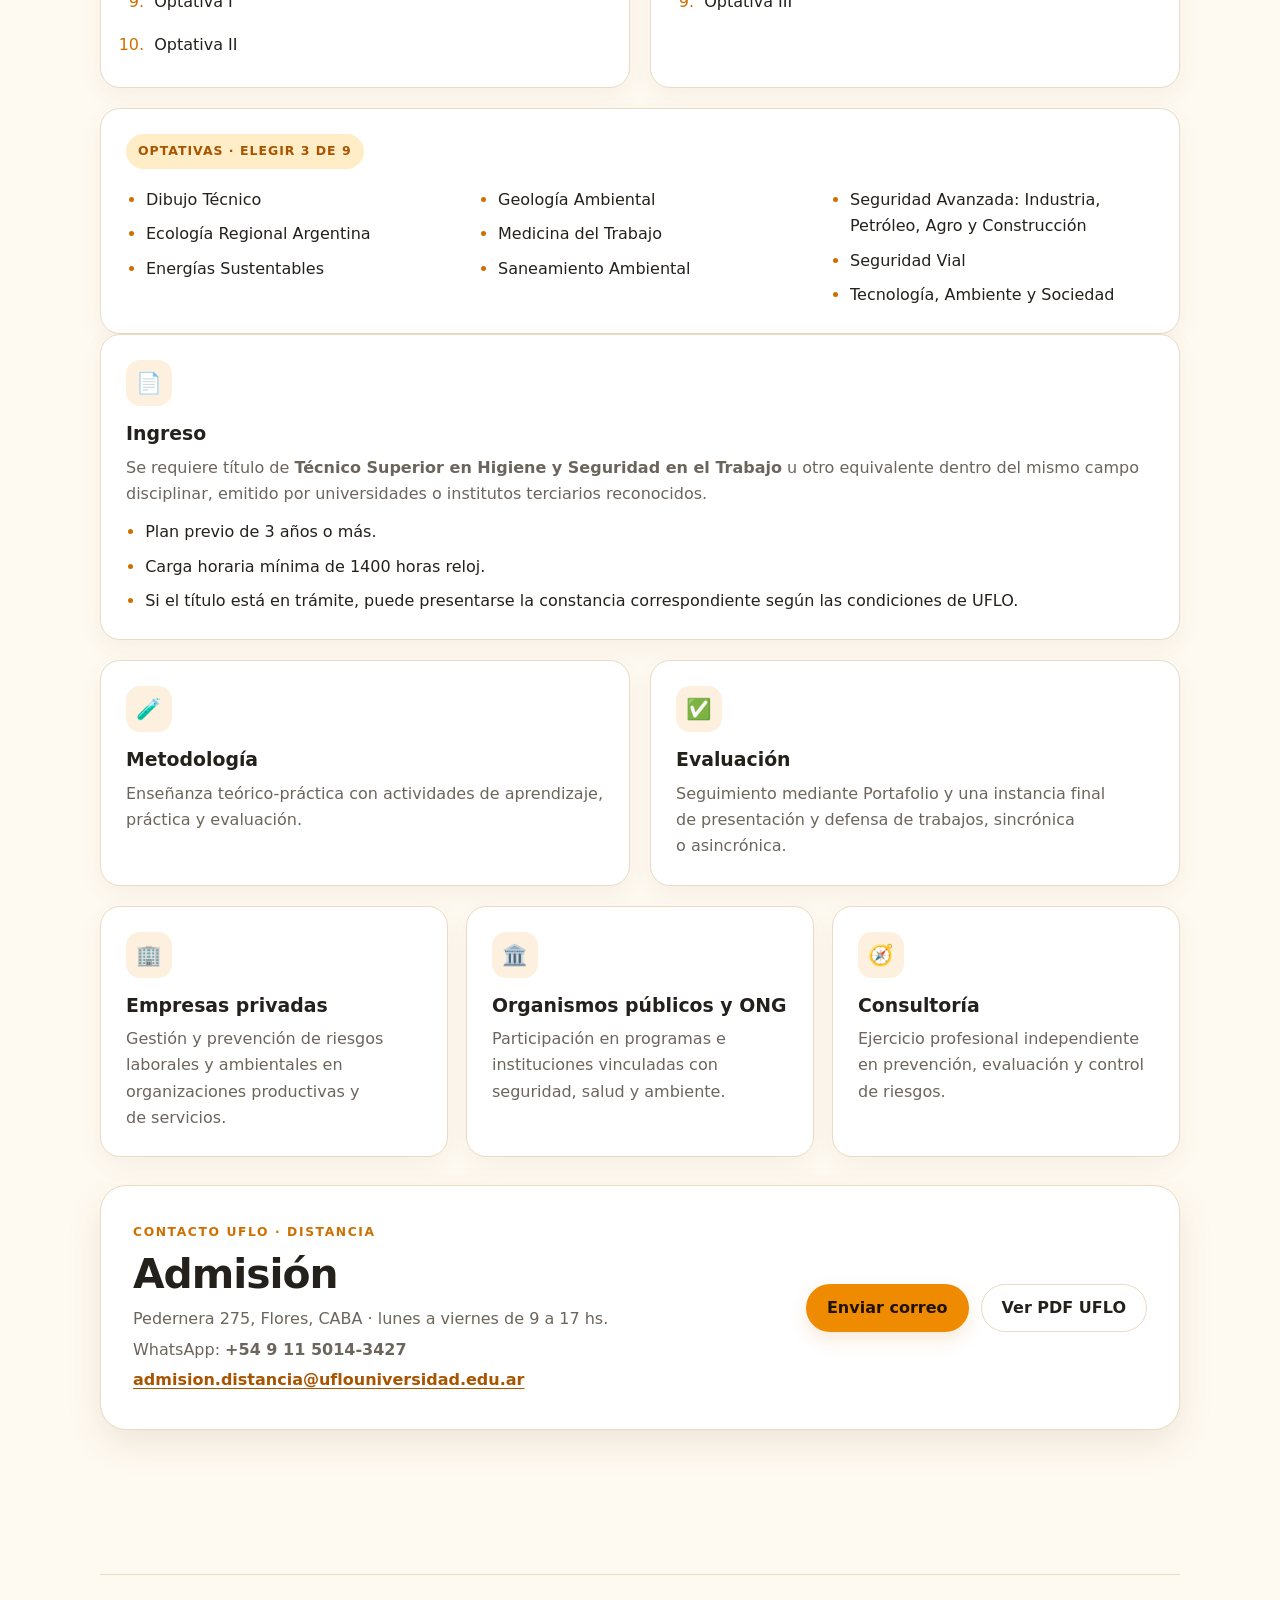
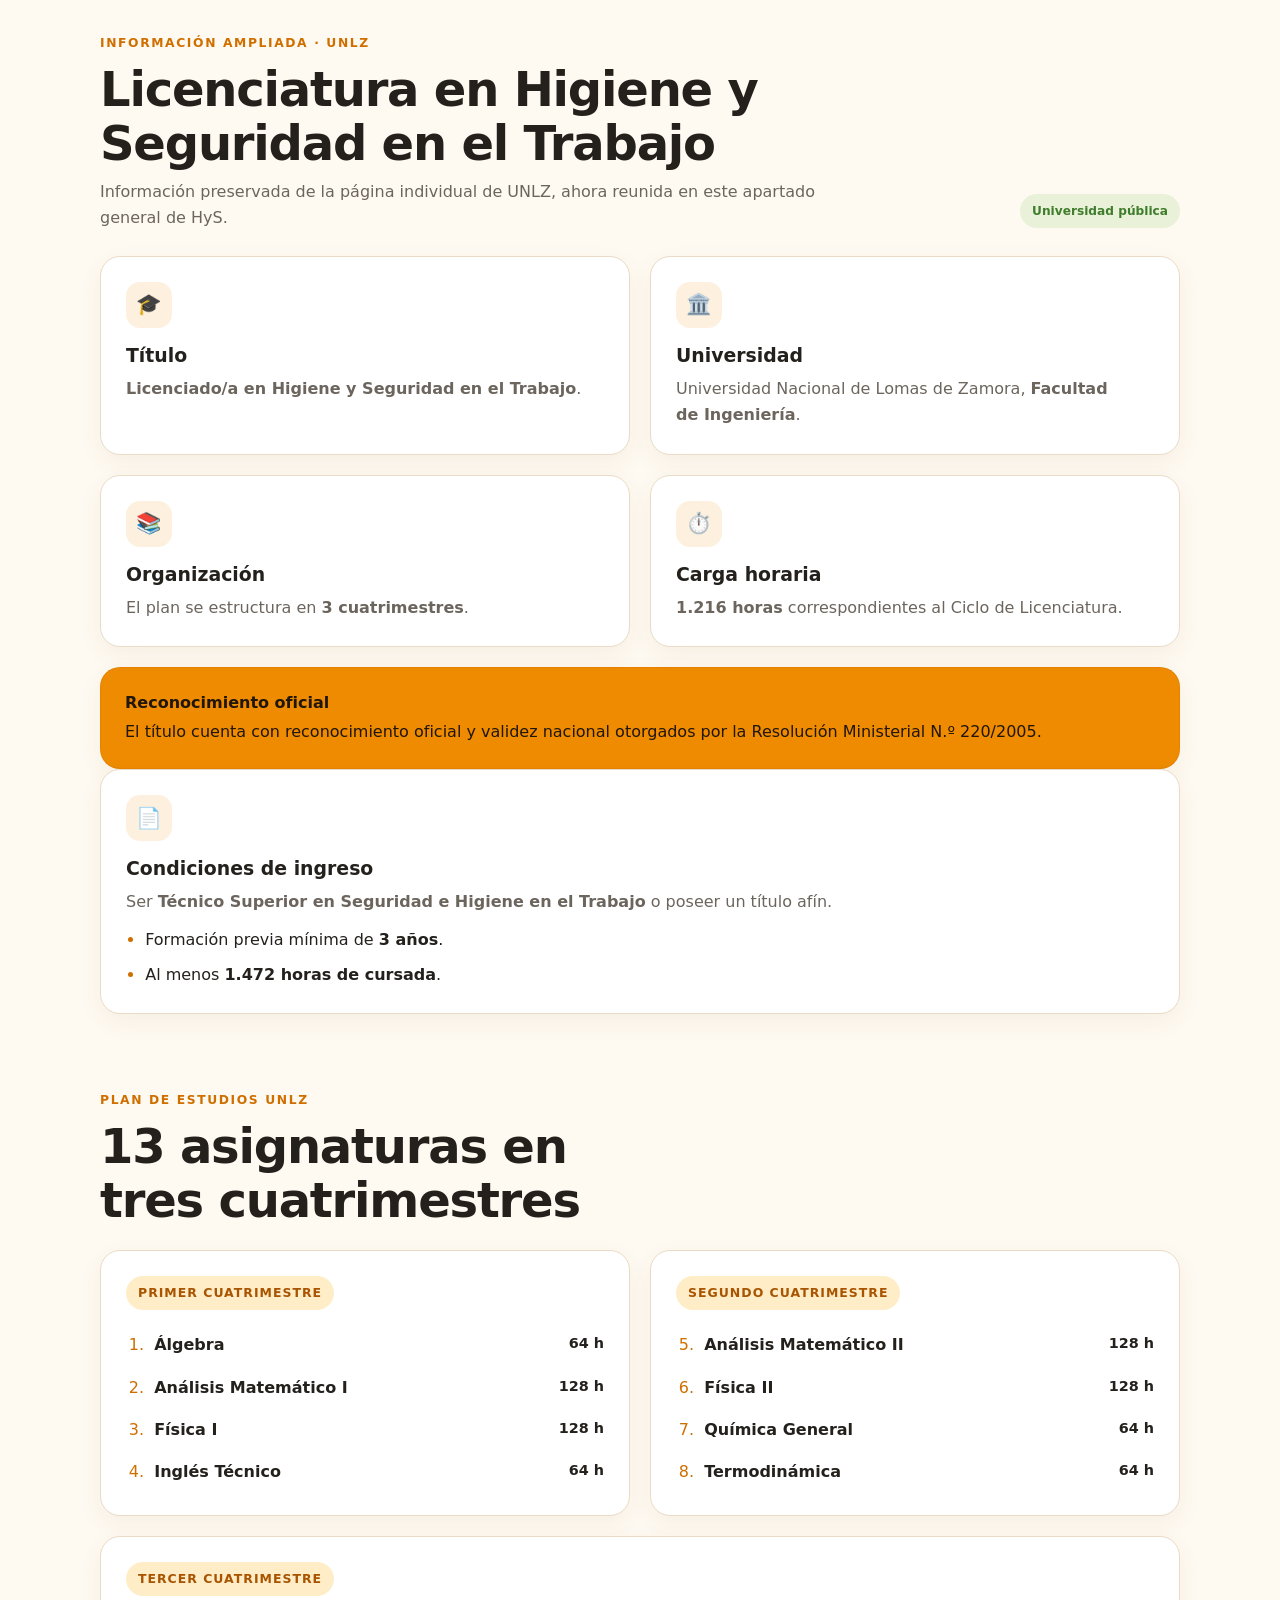
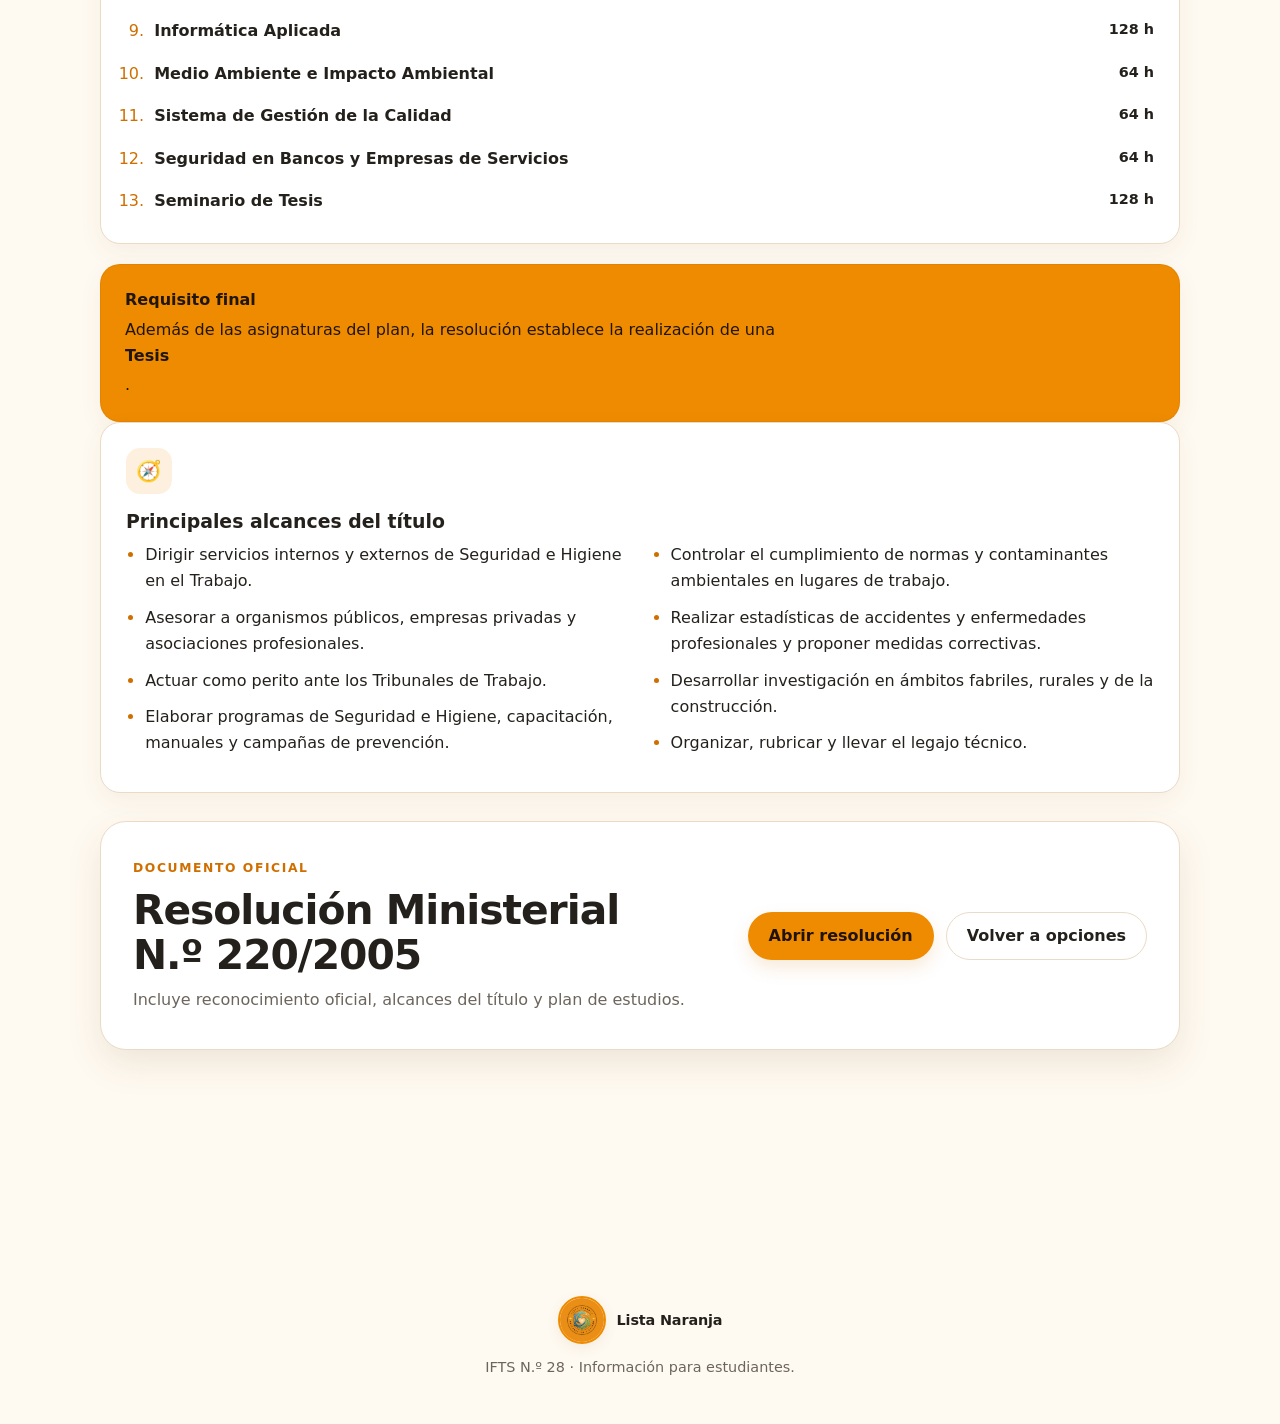
<file: licenciatura-hys.html>
<!doctype html>
<html lang="es">
<head>
  <link rel="icon" type="image/png" href="assets/logo.png">
  <meta charset="utf-8" />
  <meta name="viewport" content="width=device-width, initial-scale=1" />
  <meta name="description" content="Opciones de continuidad universitaria y licenciaturas para la Tecnicatura Superior en Higiene y Seguridad en el Trabajo del IFTS 28." />
  <title>Licenciatura HyS | Lista Naranja</title>
  <link rel="stylesheet" href="styles.css" />
</head>
<body class="info-page continuity-page">
  <header>
    <div class="wrap">
      <nav aria-label="Navegación principal">
        <a class="brand" href="index.html">
          <img src="assets/logo.png" alt="Logo de Lista Naranja" />
          <span>Lista Naranja</span>
        </a>
        <a class="back-link" href="index.html#recursos">← Volver a Recursos</a>
      </nav>
    </div>
  </header>
  <main>
    <section class="hero continuity-hero">
      <div class="wrap">
        <span class="eyebrow">Continuidad universitaria · Higiene y Seguridad</span>
        <h1>Licenciaturas para <span>Higiene y Seguridad</span></h1>
        <p>Reunimos las alternativas informadas para la tecnicatura y unificamos en esta página la información ampliada que antes estaba separada entre UFLO y UNLZ.</p>
      </div>
    </section>
    <div class="wrap continuity-content">

      <section class="continuity-overview" aria-labelledby="como-funciona-title">
        <div class="section-head compact-head">
          <span class="eyebrow">Licenciate BA y articulaciones</span>
          <h2 id="como-funciona-title">Tu tecnicatura puede acercarte a un título universitario.</h2>
          <p>Las universidades participantes pueden reconocer materias o trayectos ya aprobados en el IFTS. Según cada institución, la continuidad puede organizarse como ciclo de complementación, equivalencias o una trayectoria articulada.</p>
        </div>
        <div class="continuity-highlights">
          <article class="card">
            <div class="icon">✅</div>
            <h3>Reconocimiento del recorrido</h3>
            <p>La formación que ya aprobaste puede ser tomada como antecedente para reducir materias o tramos de la carrera universitaria.</p>
          </article>
          <article class="card">
            <div class="icon">📘</div>
            <h3>Trayecto más directo</h3>
            <p>No siempre implica empezar una carrera desde cero: la universidad define qué equivalencias reconoce y qué resta cursar.</p>
          </article>
          <article class="card">
            <div class="icon">🎓</div>
            <h3>Título universitario de grado</h3>
            <p>El objetivo es continuar la formación y alcanzar una licenciatura u otra carrera de grado afín a la tecnicatura.</p>
          </article>
        </div>
        <div class="continuity-note">
          <span class="continuity-note-icon" aria-hidden="true">ℹ️</span>
          <div>
            <strong>Antes de inscribirte</strong>
            <p>Modalidades, aranceles, equivalencias, requisitos y disponibilidad pueden modificarse. Confirmá la información con la universidad elegida y consultá el listado oficial de Licenciate BA.</p>
          </div>
        </div>
        <div class="actions">
          <a class="btn btn-primary" href="https://buenosaires.gob.ar/gcaba_historico/licenciate-ba" target="_blank" rel="noopener noreferrer">Ver Licenciate BA oficial</a>
          <a class="btn btn-secondary" href="#opciones">Comparar opciones</a>
        </div>
      </section>
      <section class="degree-section" id="opciones" aria-labelledby="opciones-title">
        <div class="degree-section-head">
          <div>
            <span class="resource-type">Tecnicatura Superior en Higiene y Seguridad en el Trabajo</span>
            <h2 id="opciones-title">Opciones de continuidad</h2>
          </div>
          <span class="degree-count">7 opciones</span>
        </div>
        <div class="degree-table-wrap" tabindex="0" role="region" aria-label="Opciones de licenciatura para Higiene y Seguridad">
          <table class="degree-table">
            <thead><tr><th scope="col">Carrera</th><th scope="col">Universidad</th><th scope="col">Información</th></tr></thead>
            <tbody>
              <tr class="degree-row-highlight"><td><a href="#uflo">Licenciatura en Seguridad e Higiene <span class="table-muted">(Ciclo Complementario)</span></a></td><td>Universidad de Flores <strong>(UFLO)</strong></td><td><span class="tag">Privada</span> Semipresencial / virtual · fines de semana · vespertino · <a href="#uflo">ver detalle</a></td></tr>
              <tr class="degree-row-highlight"><td><a href="#unlz">Licenciatura en Higiene y Seguridad</a></td><td>Universidad Nacional de Lomas de Zamora <strong>(UNLZ)</strong></td><td><span class="tag tag-public">Pública</span> Presencial o semipresencial · sábados · vespertino · <a href="#unlz">ver detalle</a></td></tr>
              <tr><td>Licenciatura en Higiene, Seguridad y Medio Ambiente del Trabajo</td><td>Universidad Siglo 21</td><td><span class="tag">Privada</span> Virtual · modalidad distribuida</td></tr>
              <tr><td>Licenciatura en Higiene y Seguridad del Trabajo</td><td>Universidad CAECE</td><td><span class="tag">Privada</span> Virtual sincrónico · vespertino</td></tr>
              <tr><td>Licenciatura en Higiene y Seguridad del Trabajo</td><td>Universidad Católica de Santiago del Estero <strong>(UCSE)</strong></td><td><span class="tag">Privada</span> Vespertino · fin de semana</td></tr>
              <tr><td>Licenciatura en Higiene y Seguridad en el Trabajo</td><td>Instituto Universitario del Agua y el Saneamiento <strong>(IUAS)</strong></td><td><span class="tag">Privada</span> Vespertino · virtual</td></tr>
              <tr><td>Licenciatura en Protección contra Incendios</td><td>Instituto Universitario de Seguridad de la Ciudad <strong>(IUSE)</strong></td><td><span class="tag tag-public">Pública</span> Vespertino</td></tr>
            </tbody>
          </table>
        </div>
      </section>

      <section class="choosing-section" aria-labelledby="elegir-title">
        <div class="section-head compact-head">
          <span class="eyebrow">Antes de elegir</span>
          <h2 id="elegir-title">Qué conviene comparar entre universidades</h2>
        </div>
        <div class="choice-grid">
          <article class="choice-item"><strong>Equivalencias</strong><span>Cuántas materias o tramos reconoce la universidad.</span></article>
          <article class="choice-item"><strong>Modalidad</strong><span>Presencial, híbrida, virtual, sincrónica o combinada.</span></article>
          <article class="choice-item"><strong>Horarios</strong><span>Días de cursada, turno vespertino y actividades de fin de semana.</span></article>
          <article class="choice-item"><strong>Costos y becas</strong><span>Aranceles, matrícula y posibles beneficios o estímulos vigentes.</span></article>
          <article class="choice-item"><strong>Trabajo final</strong><span>Tesis, seminario, práctica o proyecto integrador requerido.</span></article>
          <article class="choice-item"><strong>Validez y alcance</strong><span>Denominación del título, resolución y campo profesional.</span></article>
        </div>
      </section>
      <section class="detail-block" id="uflo" aria-labelledby="uflo-title">
        <div class="detail-heading">
          <div>
            <span class="eyebrow">Información ampliada · UFLO</span>
            <h2 id="uflo-title">Seguridad e Higiene y Control Ambiental Laboral</h2>
            <p>Información preservada de la página individual de UFLO que estaba publicada en el sitio.</p>
          </div>
          <span class="detail-badge">UFLO Universidad</span>
        </div>
        <div class="content-grid">
          <article class="card"><div class="icon">💻</div><h3>Modalidad informada previamente</h3><p>Cursada <strong>100% virtual</strong> a través del Campus Virtual UFLO.</p></article>
          <article class="card"><div class="icon">🗓️</div><h3>Duración</h3><p><strong>2 años</strong> de cursada.</p></article>
          <article class="card"><div class="icon">🌙</div><h3>Turno informado previamente</h3><p>Turno noche, de lunes a viernes de <strong>18:30 a 22:30 hs.</strong></p></article>
          <article class="card"><div class="icon">⏱️</div><h3>Carga horaria</h3><p><strong>1419 horas</strong> totales de cursada.</p></article>
          <article class="card wide"><div class="icon">🎯</div><h3>Perfil profesional</h3><p>El egresado podrá reconocer y analizar factores ambientales y su interrelación, utilizar técnicas de evaluación y control, aplicar principios de organización y estudio del trabajo y desarrollar procedimientos destinados a reducir o eliminar riesgos laborales.</p></article>
        </div>
        <div class="notice notice-warning">
          <strong>Confirmar modalidad vigente</strong>
          La nueva información compartida indica una modalidad semipresencial/virtual, con cursada vespertina y de fin de semana; la ficha que ya estaba publicada en este sitio indicaba cursada 100% virtual de lunes a viernes. Consultá a UFLO antes de inscribirte.
        </div>
        <div class="notice">
          <strong>Plan de estudios</strong>
          Aprobado por Resolución Ministerial <strong>RM 1541/2022</strong>. El plan está compuesto por un Ciclo General de 10 materias, un Ciclo Especializado de 9 materias y 3 materias optativas.
        </div>
        <section class="academic-plan-section" id="uflo-plan">
          <div class="section-head compact-head"><span class="eyebrow">Plan de estudios UFLO</span><h2>Organización de la carrera</h2></div>
          <div class="curriculum-grid">
            <article class="card curriculum-card"><span class="year-badge">Ciclo General · 10 materias</span><ol><li>Química General</li><li>Matemática</li><li>Biología</li><li>Legislación Ambiental</li><li>Tratamientos de Efluentes</li><li>Toxicología Laboral</li><li>Física</li><li>Ergonomía</li><li>Optativa I</li><li>Optativa II</li></ol></article>
            <article class="card curriculum-card"><span class="year-badge">Ciclo Especializado · 9 materias</span><ol><li>Protección Radiológica y Nuclear</li><li>Contaminantes e Higiene Laboral</li><li>Tecnología de los Materiales</li><li>Residuos Sólidos</li><li>Gestión, Auditoría e Impacto Ambiental</li><li>Seguridad e Incendio</li><li>Termodinámica</li><li>Práctica Profesionalizante</li><li>Optativa III</li></ol></article>
          </div>
          <div class="content-grid plan-extra-grid">
            <article class="card wide"><span class="year-badge">Optativas · elegir 3 de 9</span><div class="option-list-grid"><ul><li>Dibujo Técnico</li><li>Ecología Regional Argentina</li><li>Energías Sustentables</li></ul><ul><li>Geología Ambiental</li><li>Medicina del Trabajo</li><li>Saneamiento Ambiental</li></ul><ul><li>Seguridad Avanzada: Industria, Petróleo, Agro y Construcción</li><li>Seguridad Vial</li><li>Tecnología, Ambiente y Sociedad</li></ul></div></article>
          </div>
        </section>
        <div class="content-grid">
          <article class="card wide"><div class="icon">📄</div><h3>Ingreso</h3><p>Se requiere título de <strong>Técnico Superior en Higiene y Seguridad en el Trabajo</strong> u otro equivalente dentro del mismo campo disciplinar, emitido por universidades o institutos terciarios reconocidos.</p><ul><li>Plan previo de 3 años o más.</li><li>Carga horaria mínima de 1400 horas reloj.</li><li>Si el título está en trámite, puede presentarse la constancia correspondiente según las condiciones de UFLO.</li></ul></article>
          <article class="card"><div class="icon">🧪</div><h3>Metodología</h3><p>Enseñanza teórico-práctica con actividades de aprendizaje, práctica y evaluación.</p></article>
          <article class="card"><div class="icon">✅</div><h3>Evaluación</h3><p>Seguimiento mediante Portafolio y una instancia final de presentación y defensa de trabajos, sincrónica o asincrónica.</p></article>
        </div>
        <div class="cards scope-cards">
          <article class="card"><div class="icon">🏢</div><h3>Empresas privadas</h3><p>Gestión y prevención de riesgos laborales y ambientales en organizaciones productivas y de servicios.</p></article>
          <article class="card"><div class="icon">🏛️</div><h3>Organismos públicos y ONG</h3><p>Participación en programas e instituciones vinculadas con seguridad, salud y ambiente.</p></article>
          <article class="card"><div class="icon">🧭</div><h3>Consultoría</h3><p>Ejercicio profesional independiente en prevención, evaluación y control de riesgos.</p></article>
        </div>
        <section class="contact detail-contact">
          <div><span class="eyebrow">Contacto UFLO · Distancia</span><h2>Admisión</h2><p>Pedernera 275, Flores, CABA · lunes a viernes de 9 a 17 hs.</p><p>WhatsApp: <strong>+54 9 11 5014-3427</strong></p><p><a href="mailto:admision.distancia@uflouniversidad.edu.ar">admision.distancia@uflouniversidad.edu.ar</a></p></div>
          <div class="actions"><a class="btn btn-primary" href="mailto:admision.distancia@uflouniversidad.edu.ar">Enviar correo</a><a class="btn btn-secondary" href="assets/plan-licenciatura-hys-uflo.pdf" target="_blank" rel="noopener noreferrer">Ver PDF UFLO</a></div>
        </section>
      </section>

      <section class="detail-block detail-block-alt" id="unlz" aria-labelledby="unlz-title">
        <div class="detail-heading">
          <div><span class="eyebrow">Información ampliada · UNLZ</span><h2 id="unlz-title">Licenciatura en Higiene y Seguridad en el Trabajo</h2><p>Información preservada de la página individual de UNLZ, ahora reunida en este apartado general de HyS.</p></div>
          <span class="detail-badge detail-badge-public">Universidad pública</span>
        </div>
        <div class="content-grid">
          <article class="card"><div class="icon">🎓</div><h3>Título</h3><p><strong>Licenciado/a en Higiene y Seguridad en el Trabajo</strong>.</p></article>
          <article class="card"><div class="icon">🏛️</div><h3>Universidad</h3><p>Universidad Nacional de Lomas de Zamora, <strong>Facultad de Ingeniería</strong>.</p></article>
          <article class="card"><div class="icon">📚</div><h3>Organización</h3><p>El plan se estructura en <strong>3 cuatrimestres</strong>.</p></article>
          <article class="card"><div class="icon">⏱️</div><h3>Carga horaria</h3><p><strong>1.216 horas</strong> correspondientes al Ciclo de Licenciatura.</p></article>
        </div>
        <div class="notice"><strong>Reconocimiento oficial</strong> El título cuenta con reconocimiento oficial y validez nacional otorgados por la Resolución Ministerial N.º 220/2005.</div>
        <div class="content-grid">
          <article class="card wide"><div class="icon">📄</div><h3>Condiciones de ingreso</h3><p>Ser <strong>Técnico Superior en Seguridad e Higiene en el Trabajo</strong> o poseer un título afín.</p><ul><li>Formación previa mínima de <strong>3 años</strong>.</li><li>Al menos <strong>1.472 horas de cursada</strong>.</li></ul></article>
        </div>
        <section class="academic-plan-section" id="unlz-plan">
          <div class="section-head compact-head"><span class="eyebrow">Plan de estudios UNLZ</span><h2>13 asignaturas en tres cuatrimestres</h2></div>
          <div class="curriculum-grid">
            <article class="card curriculum-card"><span class="year-badge">Primer cuatrimestre</span><ol><li><strong>Álgebra</strong> <span class="course-hours">64 h</span></li><li><strong>Análisis Matemático I</strong> <span class="course-hours">128 h</span></li><li><strong>Física I</strong> <span class="course-hours">128 h</span></li><li><strong>Inglés Técnico</strong> <span class="course-hours">64 h</span></li></ol></article>
            <article class="card curriculum-card"><span class="year-badge">Segundo cuatrimestre</span><ol start="5"><li><strong>Análisis Matemático II</strong> <span class="course-hours">128 h</span></li><li><strong>Física II</strong> <span class="course-hours">128 h</span></li><li><strong>Química General</strong> <span class="course-hours">64 h</span></li><li><strong>Termodinámica</strong> <span class="course-hours">64 h</span></li></ol></article>
            <article class="card curriculum-card wide-plan-card"><span class="year-badge">Tercer cuatrimestre</span><ol start="9"><li><strong>Informática Aplicada</strong> <span class="course-hours">128 h</span></li><li><strong>Medio Ambiente e Impacto Ambiental</strong> <span class="course-hours">64 h</span></li><li><strong>Sistema de Gestión de la Calidad</strong> <span class="course-hours">64 h</span></li><li><strong>Seguridad en Bancos y Empresas de Servicios</strong> <span class="course-hours">64 h</span></li><li><strong>Seminario de Tesis</strong> <span class="course-hours">128 h</span></li></ol></article>
          </div>
          <div class="notice"><strong>Requisito final</strong> Además de las asignaturas del plan, la resolución establece la realización de una <strong>Tesis</strong>.</div>
        </section>
        <div class="content-grid">
          <article class="card wide professional-scope"><div class="icon">🧭</div><h3>Principales alcances del título</h3><ul><li>Dirigir servicios internos y externos de Seguridad e Higiene en el Trabajo.</li><li>Asesorar a organismos públicos, empresas privadas y asociaciones profesionales.</li><li>Actuar como perito ante los Tribunales de Trabajo.</li><li>Elaborar programas de Seguridad e Higiene, capacitación, manuales y campañas de prevención.</li><li>Controlar el cumplimiento de normas y contaminantes ambientales en lugares de trabajo.</li><li>Realizar estadísticas de accidentes y enfermedades profesionales y proponer medidas correctivas.</li><li>Desarrollar investigación en ámbitos fabriles, rurales y de la construcción.</li><li>Organizar, rubricar y llevar el legajo técnico.</li></ul></article>
        </div>
        <section class="contact detail-contact">
          <div><span class="eyebrow">Documento oficial</span><h2>Resolución Ministerial N.º 220/2005</h2><p>Incluye reconocimiento oficial, alcances del título y plan de estudios.</p></div>
          <div class="actions"><a class="btn btn-primary" href="assets/plan-licenciatura-hys-unlz.pdf" target="_blank" rel="noopener noreferrer">Abrir resolución</a><a class="btn btn-secondary" href="#opciones">Volver a opciones</a></div>
        </section>
      </section>
    </div>
  </main>
  <footer>
    <div class="wrap footer-row">
      <a class="brand" href="index.html">
        <img src="assets/logo.png" alt="Logo de Lista Naranja" />
        <span>Lista Naranja</span>
      </a>
      <p>IFTS N.º 28 · Información para estudiantes.</p>
    </div>
  </footer>
</body>
</html>
</file>
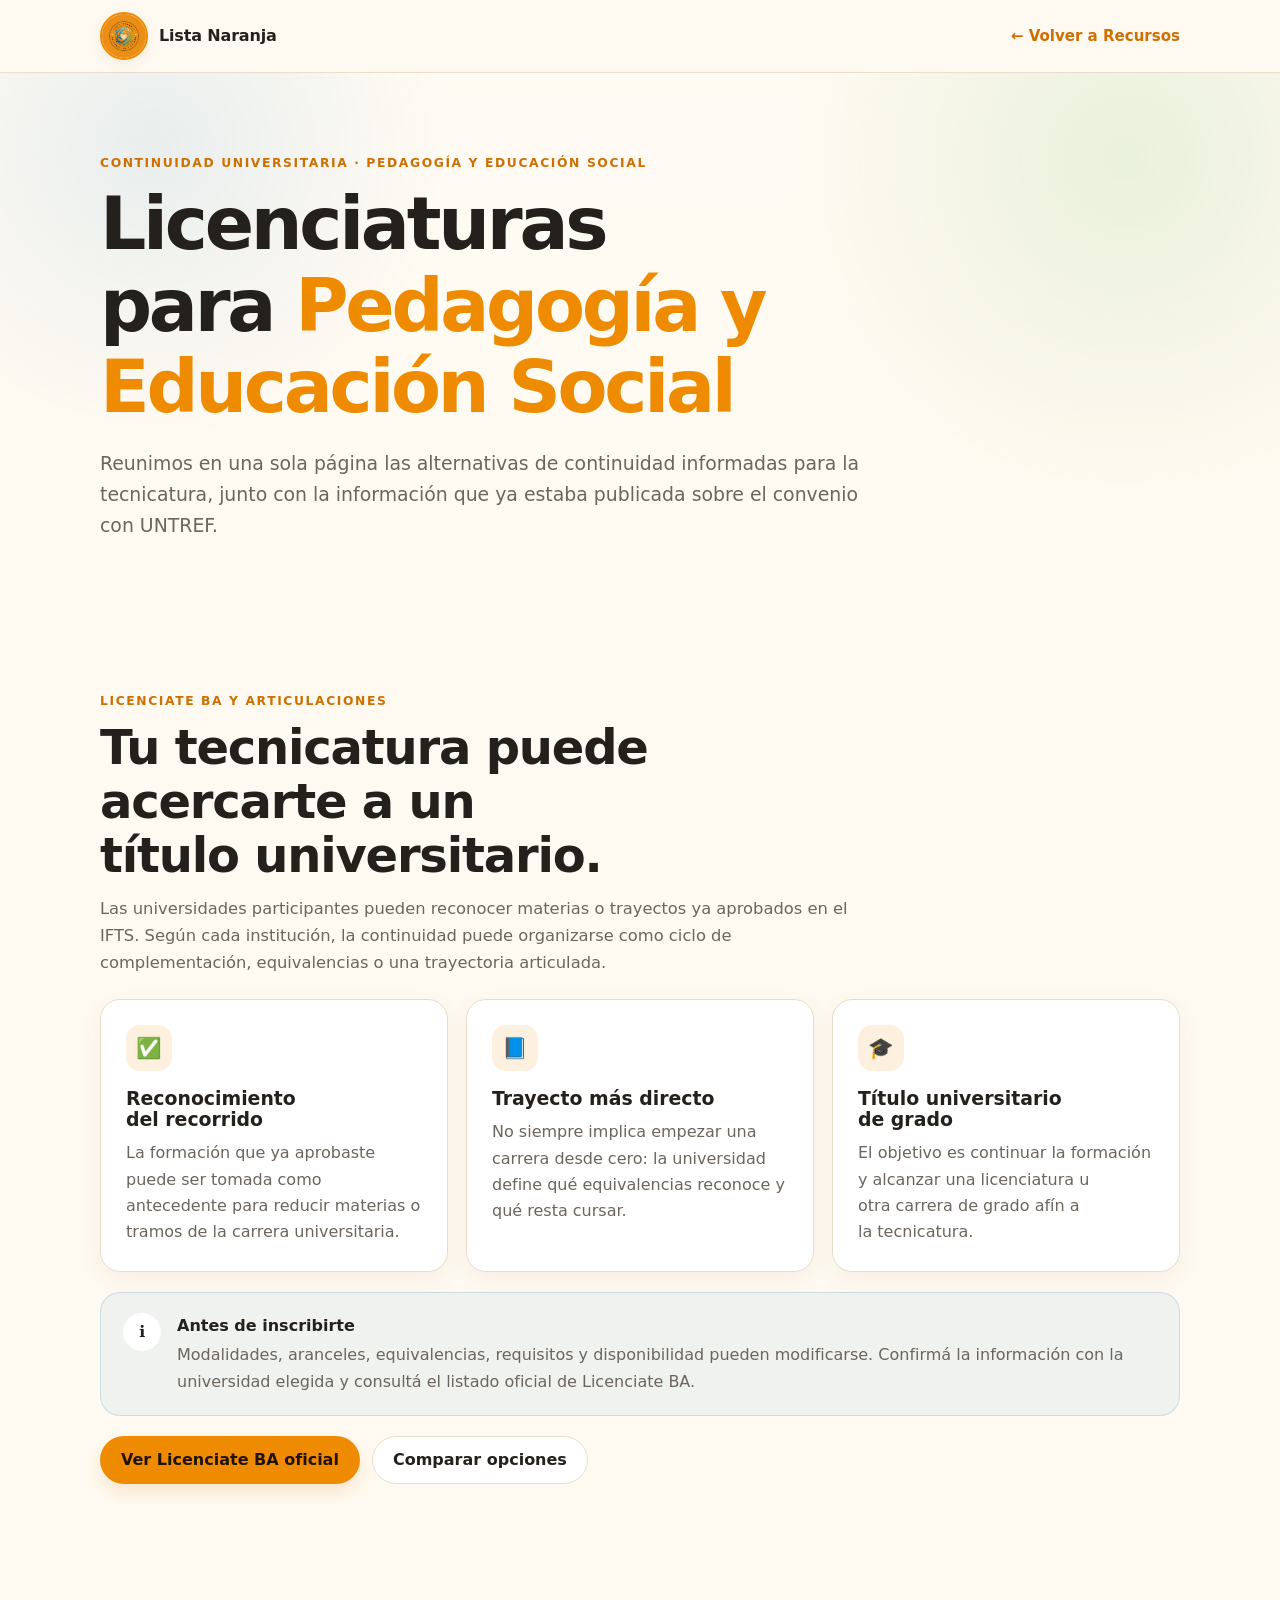
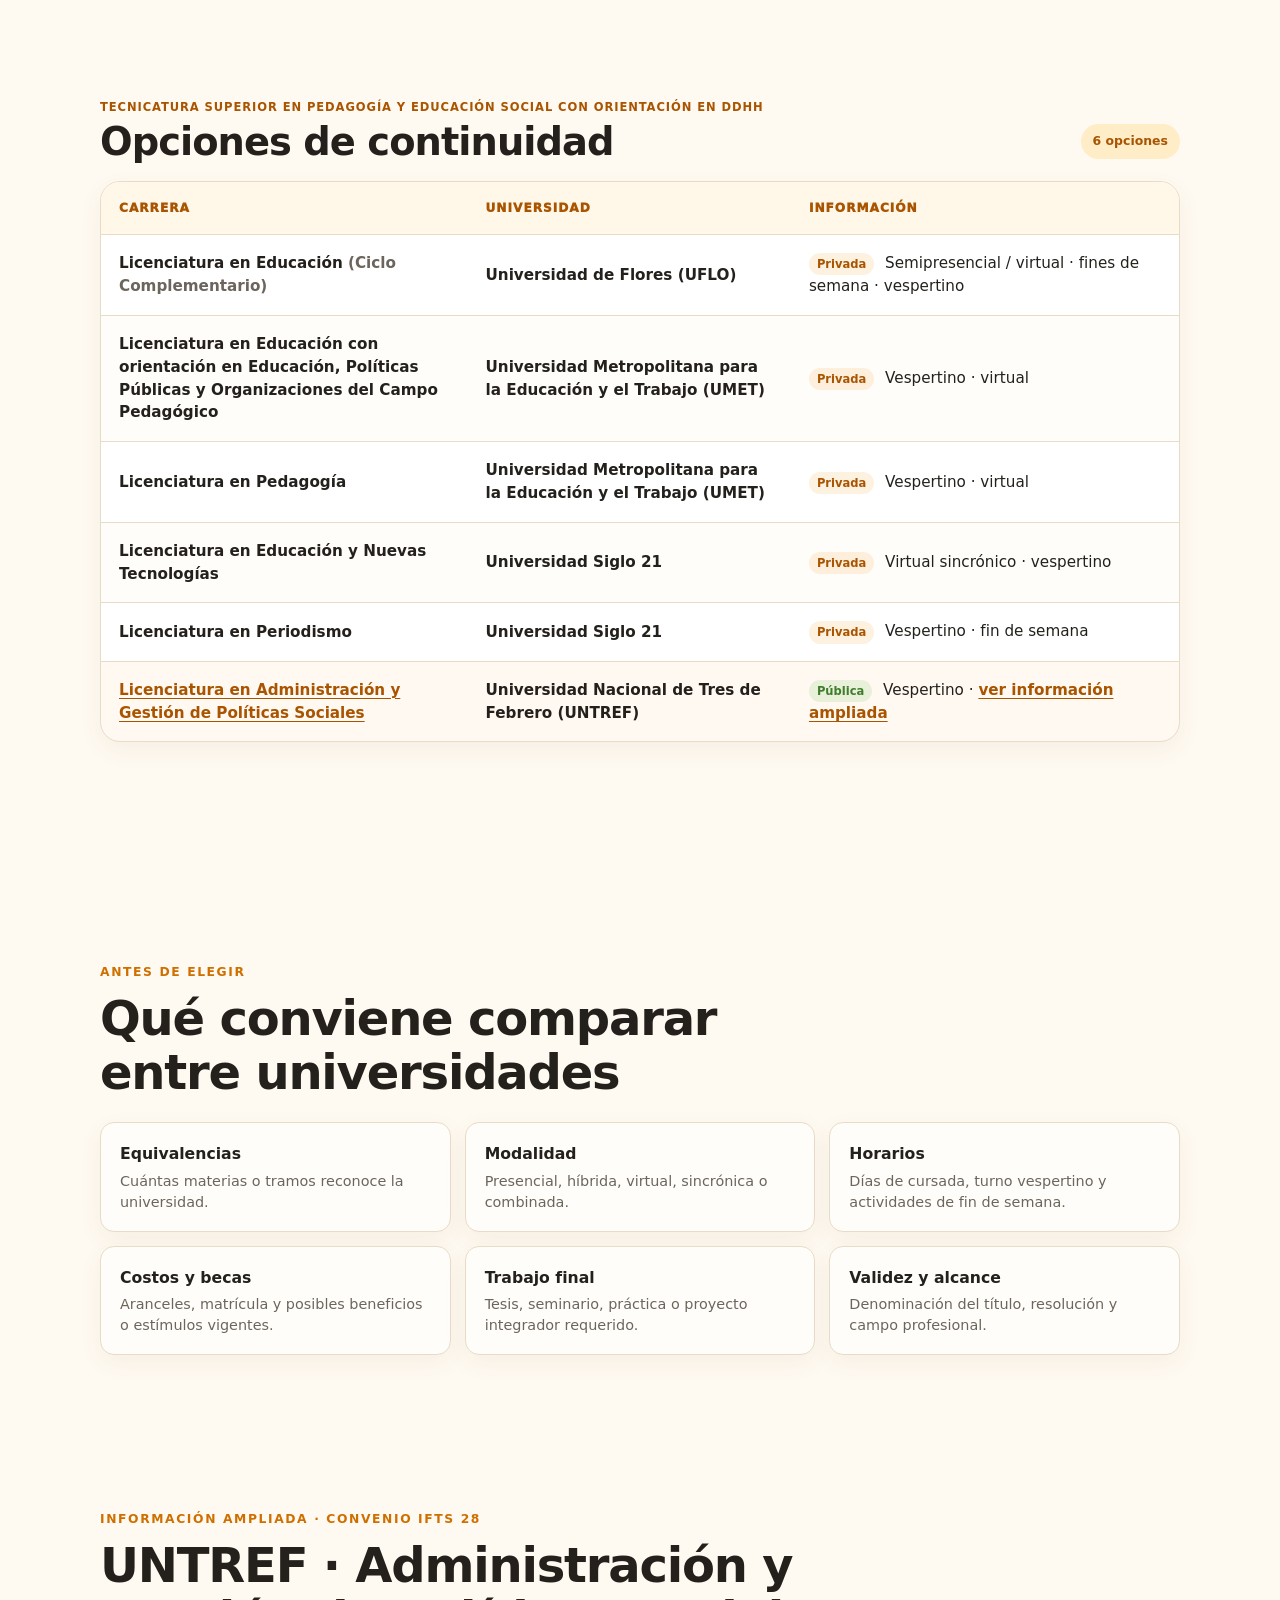
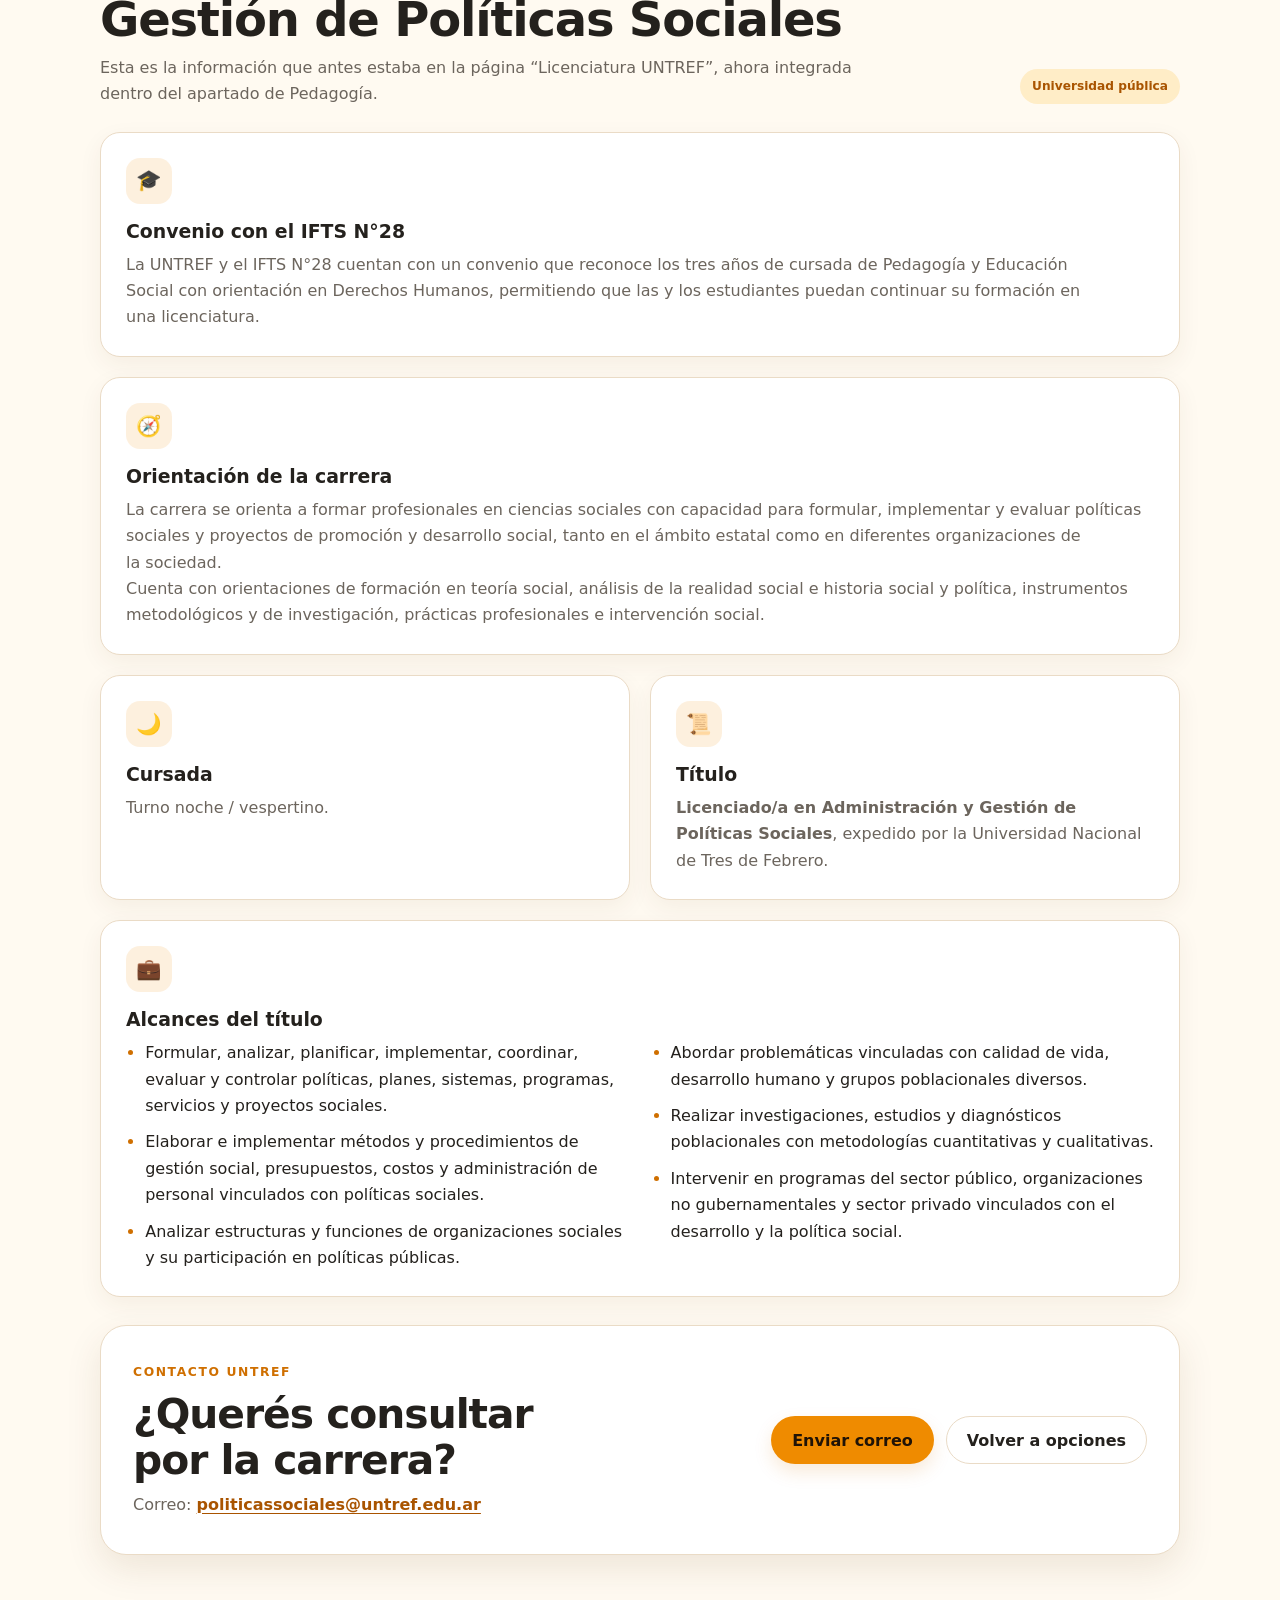
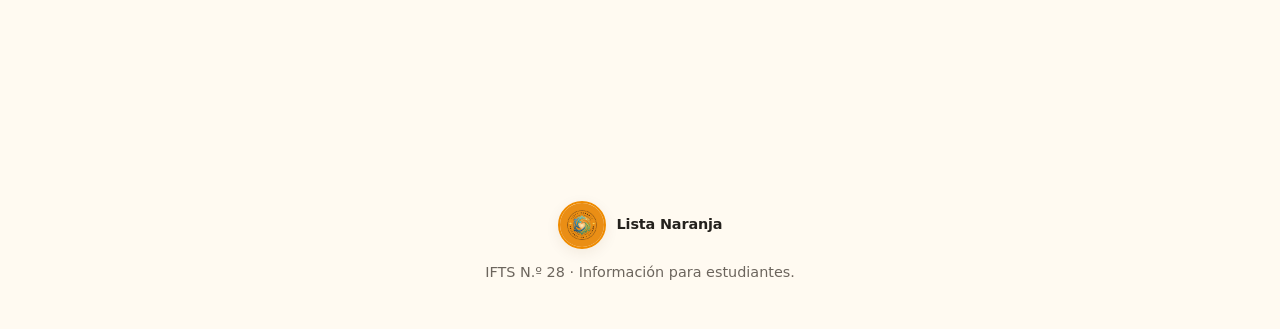
<file: licenciatura-pedagogia.html>
<!doctype html>
<html lang="es">
<head>
  <link rel="icon" type="image/png" href="assets/logo.png">
  <meta charset="utf-8" />
  <meta name="viewport" content="width=device-width, initial-scale=1" />
  <meta name="description" content="Opciones de continuidad universitaria y licenciaturas para la Tecnicatura Superior en Pedagogía y Educación Social del IFTS 28." />
  <title>Licenciatura Pedagogía | Lista Naranja</title>
  <link rel="stylesheet" href="styles.css" />
</head>
<body class="info-page continuity-page">
  <header>
    <div class="wrap">
      <nav aria-label="Navegación principal">
        <a class="brand" href="index.html">
          <img src="assets/logo.png" alt="Logo de Lista Naranja" />
          <span>Lista Naranja</span>
        </a>
        <a class="back-link" href="index.html#recursos">← Volver a Recursos</a>
      </nav>
    </div>
  </header>
  <main>
    <section class="hero continuity-hero">
      <div class="wrap">
        <span class="eyebrow">Continuidad universitaria · Pedagogía y Educación Social</span>
        <h1>Licenciaturas para <span>Pedagogía y Educación Social</span></h1>
        <p>Reunimos en una sola página las alternativas de continuidad informadas para la tecnicatura, junto con la información que ya estaba publicada sobre el convenio con UNTREF.</p>
      </div>
    </section>
    <div class="wrap continuity-content">

      <section class="continuity-overview" aria-labelledby="como-funciona-title">
        <div class="section-head compact-head">
          <span class="eyebrow">Licenciate BA y articulaciones</span>
          <h2 id="como-funciona-title">Tu tecnicatura puede acercarte a un título universitario.</h2>
          <p>Las universidades participantes pueden reconocer materias o trayectos ya aprobados en el IFTS. Según cada institución, la continuidad puede organizarse como ciclo de complementación, equivalencias o una trayectoria articulada.</p>
        </div>
        <div class="continuity-highlights">
          <article class="card">
            <div class="icon">✅</div>
            <h3>Reconocimiento del recorrido</h3>
            <p>La formación que ya aprobaste puede ser tomada como antecedente para reducir materias o tramos de la carrera universitaria.</p>
          </article>
          <article class="card">
            <div class="icon">📘</div>
            <h3>Trayecto más directo</h3>
            <p>No siempre implica empezar una carrera desde cero: la universidad define qué equivalencias reconoce y qué resta cursar.</p>
          </article>
          <article class="card">
            <div class="icon">🎓</div>
            <h3>Título universitario de grado</h3>
            <p>El objetivo es continuar la formación y alcanzar una licenciatura u otra carrera de grado afín a la tecnicatura.</p>
          </article>
        </div>
        <div class="continuity-note">
          <span class="continuity-note-icon" aria-hidden="true">ℹ️</span>
          <div>
            <strong>Antes de inscribirte</strong>
            <p>Modalidades, aranceles, equivalencias, requisitos y disponibilidad pueden modificarse. Confirmá la información con la universidad elegida y consultá el listado oficial de Licenciate BA.</p>
          </div>
        </div>
        <div class="actions">
          <a class="btn btn-primary" href="https://buenosaires.gob.ar/gcaba_historico/licenciate-ba" target="_blank" rel="noopener noreferrer">Ver Licenciate BA oficial</a>
          <a class="btn btn-secondary" href="#opciones">Comparar opciones</a>
        </div>
      </section>
      <section class="degree-section" id="opciones" aria-labelledby="opciones-title">
        <div class="degree-section-head">
          <div>
            <span class="resource-type">Tecnicatura Superior en Pedagogía y Educación Social con orientación en DDHH</span>
            <h2 id="opciones-title">Opciones de continuidad</h2>
          </div>
          <span class="degree-count">6 opciones</span>
        </div>
        <div class="degree-table-wrap" tabindex="0" role="region" aria-label="Opciones de licenciatura para Pedagogía y Educación Social">
          <table class="degree-table">
            <thead><tr><th scope="col">Carrera</th><th scope="col">Universidad</th><th scope="col">Información</th></tr></thead>
            <tbody>
              <tr><td>Licenciatura en Educación <span class="table-muted">(Ciclo Complementario)</span></td><td>Universidad de Flores <strong>(UFLO)</strong></td><td><span class="tag">Privada</span> Semipresencial / virtual · fines de semana · vespertino</td></tr>
              <tr><td>Licenciatura en Educación con orientación en Educación, Políticas Públicas y Organizaciones del Campo Pedagógico</td><td>Universidad Metropolitana para la Educación y el Trabajo <strong>(UMET)</strong></td><td><span class="tag">Privada</span> Vespertino · virtual</td></tr>
              <tr><td>Licenciatura en Pedagogía</td><td>Universidad Metropolitana para la Educación y el Trabajo <strong>(UMET)</strong></td><td><span class="tag">Privada</span> Vespertino · virtual</td></tr>
              <tr><td>Licenciatura en Educación y Nuevas Tecnologías</td><td>Universidad Siglo 21</td><td><span class="tag">Privada</span> Virtual sincrónico · vespertino</td></tr>
              <tr><td>Licenciatura en Periodismo</td><td>Universidad Siglo 21</td><td><span class="tag">Privada</span> Vespertino · fin de semana</td></tr>
              <tr class="degree-row-highlight"><td><a href="#untref">Licenciatura en Administración y Gestión de Políticas Sociales</a></td><td>Universidad Nacional de Tres de Febrero <strong>(UNTREF)</strong></td><td><span class="tag tag-public">Pública</span> Vespertino · <a href="#untref">ver información ampliada</a></td></tr>
            </tbody>
          </table>
        </div>
      </section>

      <section class="choosing-section" aria-labelledby="elegir-title">
        <div class="section-head compact-head">
          <span class="eyebrow">Antes de elegir</span>
          <h2 id="elegir-title">Qué conviene comparar entre universidades</h2>
        </div>
        <div class="choice-grid">
          <article class="choice-item"><strong>Equivalencias</strong><span>Cuántas materias o tramos reconoce la universidad.</span></article>
          <article class="choice-item"><strong>Modalidad</strong><span>Presencial, híbrida, virtual, sincrónica o combinada.</span></article>
          <article class="choice-item"><strong>Horarios</strong><span>Días de cursada, turno vespertino y actividades de fin de semana.</span></article>
          <article class="choice-item"><strong>Costos y becas</strong><span>Aranceles, matrícula y posibles beneficios o estímulos vigentes.</span></article>
          <article class="choice-item"><strong>Trabajo final</strong><span>Tesis, seminario, práctica o proyecto integrador requerido.</span></article>
          <article class="choice-item"><strong>Validez y alcance</strong><span>Denominación del título, resolución y campo profesional.</span></article>
        </div>
      </section>
      <section class="detail-block" id="untref" aria-labelledby="untref-title">
        <div class="detail-heading">
          <div>
            <span class="eyebrow">Información ampliada · convenio IFTS 28</span>
            <h2 id="untref-title">UNTREF · Administración y Gestión de Políticas Sociales</h2>
            <p>Esta es la información que antes estaba en la página “Licenciatura UNTREF”, ahora integrada dentro del apartado de Pedagogía.</p>
          </div>
          <span class="detail-badge">Universidad pública</span>
        </div>
        <div class="content-grid">
          <article class="card wide">
            <div class="icon">🎓</div>
            <h3>Convenio con el IFTS N°28</h3>
            <p>La UNTREF y el IFTS N°28 cuentan con un convenio que reconoce los tres años de cursada de Pedagogía y Educación Social con orientación en Derechos Humanos, permitiendo que las y los estudiantes puedan continuar su formación en una licenciatura.</p>
          </article>
          <article class="card wide">
            <div class="icon">🧭</div>
            <h3>Orientación de la carrera</h3>
            <p>La carrera se orienta a formar profesionales en ciencias sociales con capacidad para formular, implementar y evaluar políticas sociales y proyectos de promoción y desarrollo social, tanto en el ámbito estatal como en diferentes organizaciones de la sociedad.</p>
            <p>Cuenta con orientaciones de formación en teoría social, análisis de la realidad social e historia social y política, instrumentos metodológicos y de investigación, prácticas profesionales e intervención social.</p>
          </article>
          <article class="card">
            <div class="icon">🌙</div>
            <h3>Cursada</h3>
            <p>Turno noche / vespertino.</p>
          </article>
          <article class="card">
            <div class="icon">📜</div>
            <h3>Título</h3>
            <p><strong>Licenciado/a en Administración y Gestión de Políticas Sociales</strong>, expedido por la Universidad Nacional de Tres de Febrero.</p>
          </article>
          <article class="card wide professional-scope">
            <div class="icon">💼</div>
            <h3>Alcances del título</h3>
            <ul>
              <li>Formular, analizar, planificar, implementar, coordinar, evaluar y controlar políticas, planes, sistemas, programas, servicios y proyectos sociales.</li>
              <li>Elaborar e implementar métodos y procedimientos de gestión social, presupuestos, costos y administración de personal vinculados con políticas sociales.</li>
              <li>Analizar estructuras y funciones de organizaciones sociales y su participación en políticas públicas.</li>
              <li>Abordar problemáticas vinculadas con calidad de vida, desarrollo humano y grupos poblacionales diversos.</li>
              <li>Realizar investigaciones, estudios y diagnósticos poblacionales con metodologías cuantitativas y cualitativas.</li>
              <li>Intervenir en programas del sector público, organizaciones no gubernamentales y sector privado vinculados con el desarrollo y la política social.</li>
            </ul>
          </article>
        </div>
        <section class="contact detail-contact">
          <div>
            <span class="eyebrow">Contacto UNTREF</span>
            <h2>¿Querés consultar por la carrera?</h2>
            <p>Correo: <a href="mailto:politicassociales@untref.edu.ar">politicassociales@untref.edu.ar</a></p>
          </div>
          <div class="actions">
            <a class="btn btn-primary" href="mailto:politicassociales@untref.edu.ar">Enviar correo</a>
            <a class="btn btn-secondary" href="#opciones">Volver a opciones</a>
          </div>
        </section>
      </section>
    </div>
  </main>
  <footer>
    <div class="wrap footer-row">
      <a class="brand" href="index.html">
        <img src="assets/logo.png" alt="Logo de Lista Naranja" />
        <span>Lista Naranja</span>
      </a>
      <p>IFTS N.º 28 · Información para estudiantes.</p>
    </div>
  </footer>
</body>
</html>
</file>
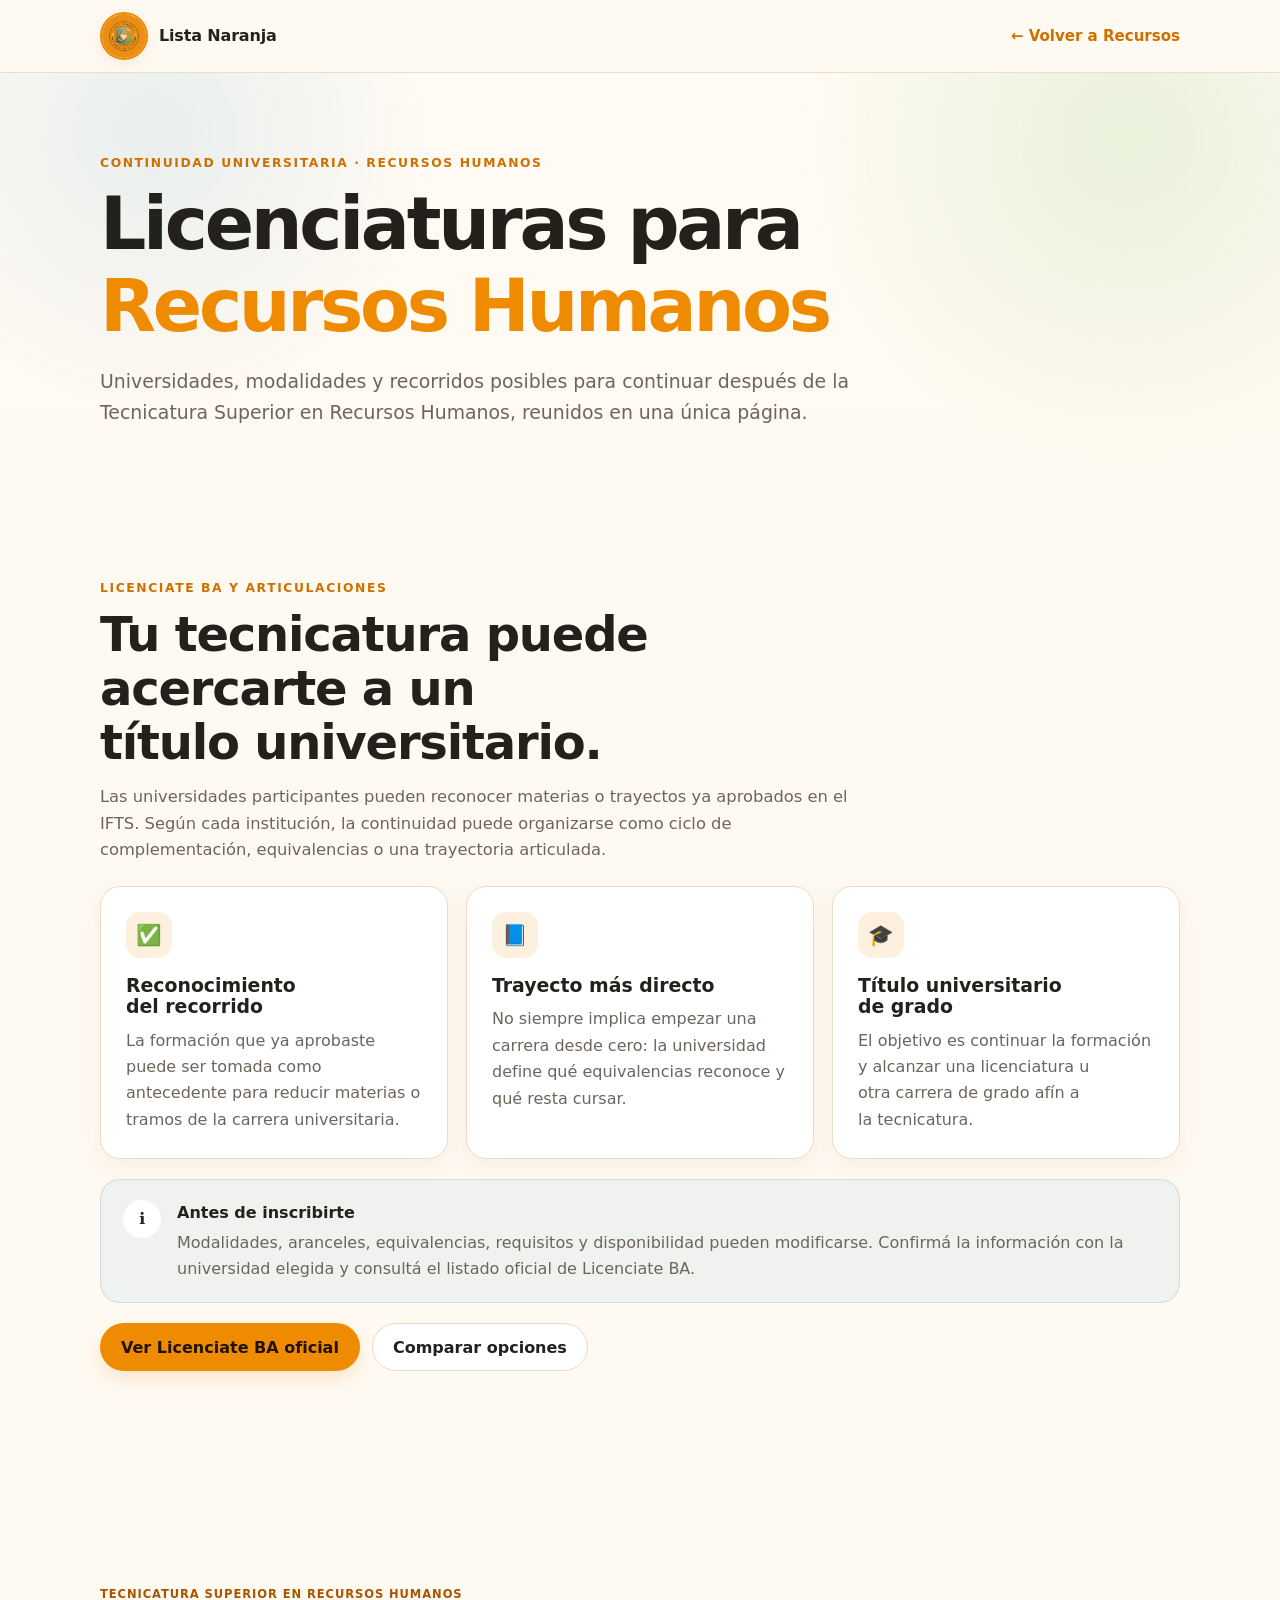
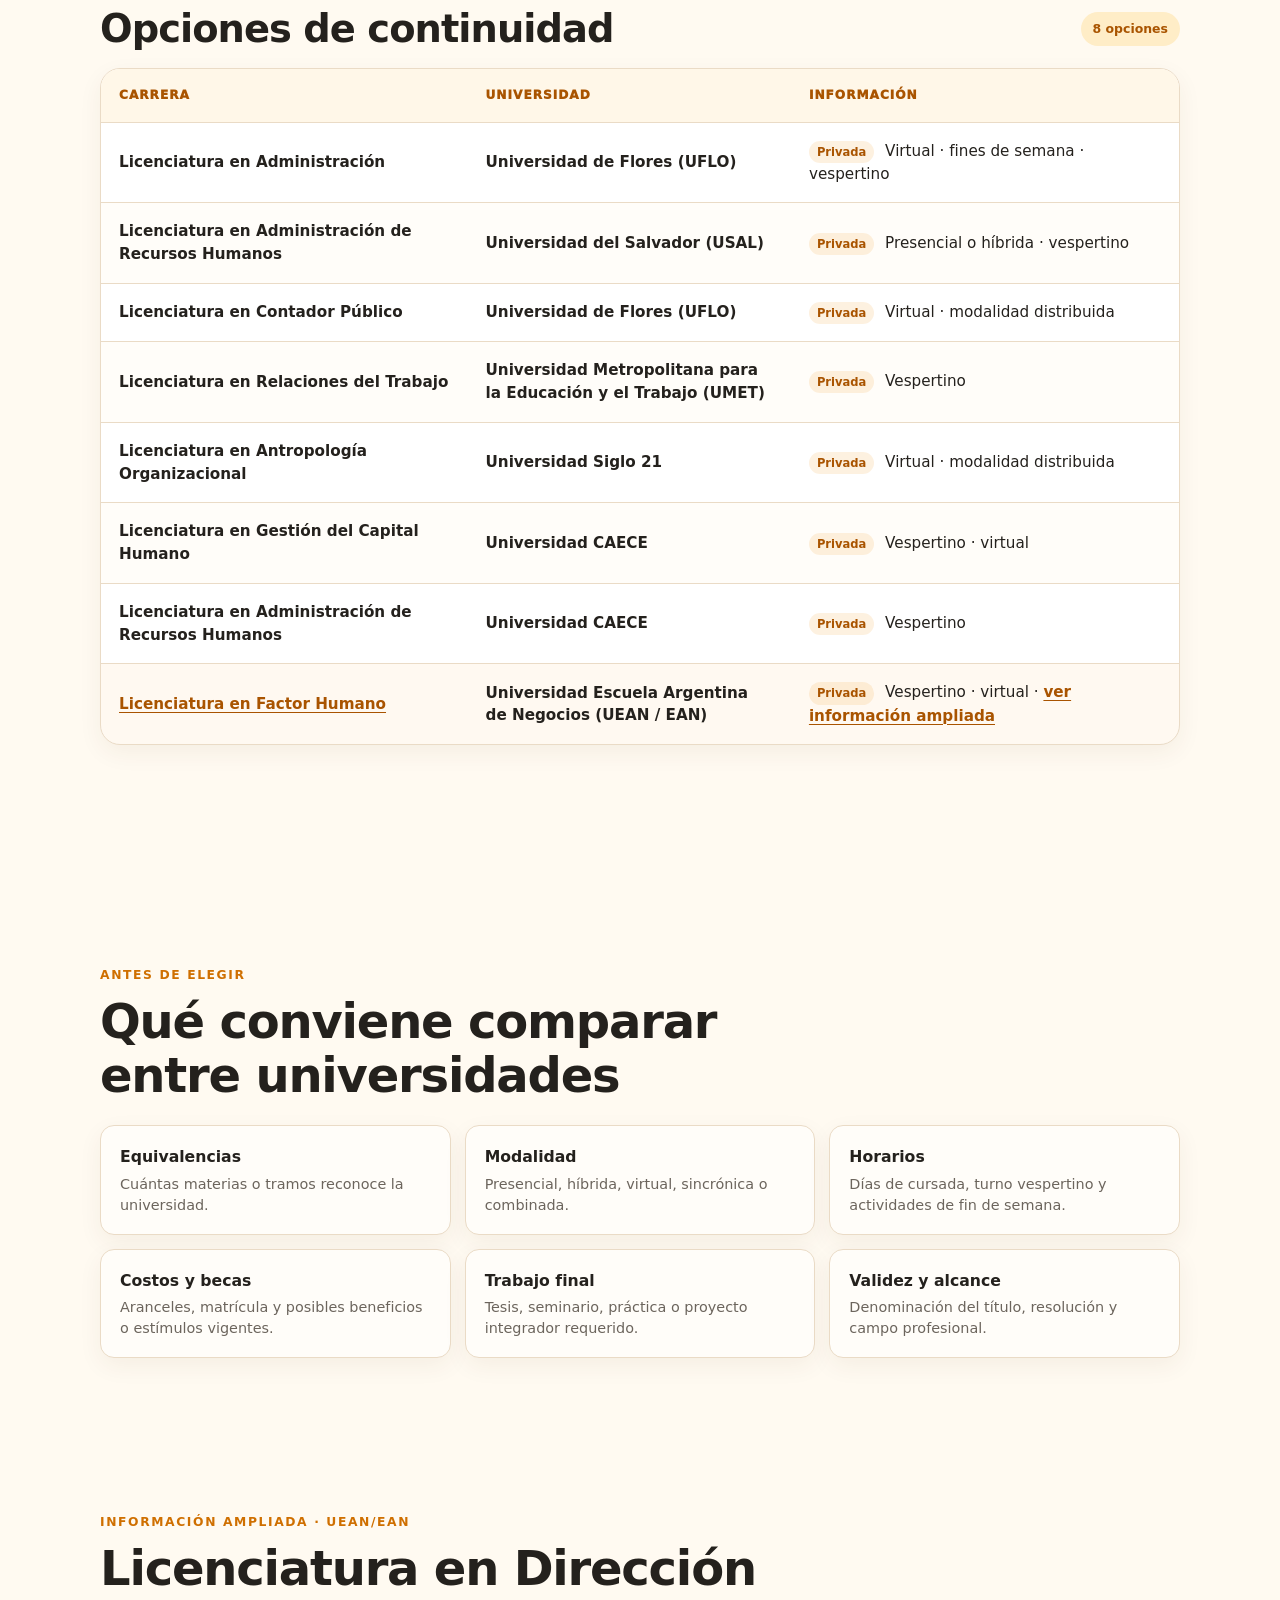
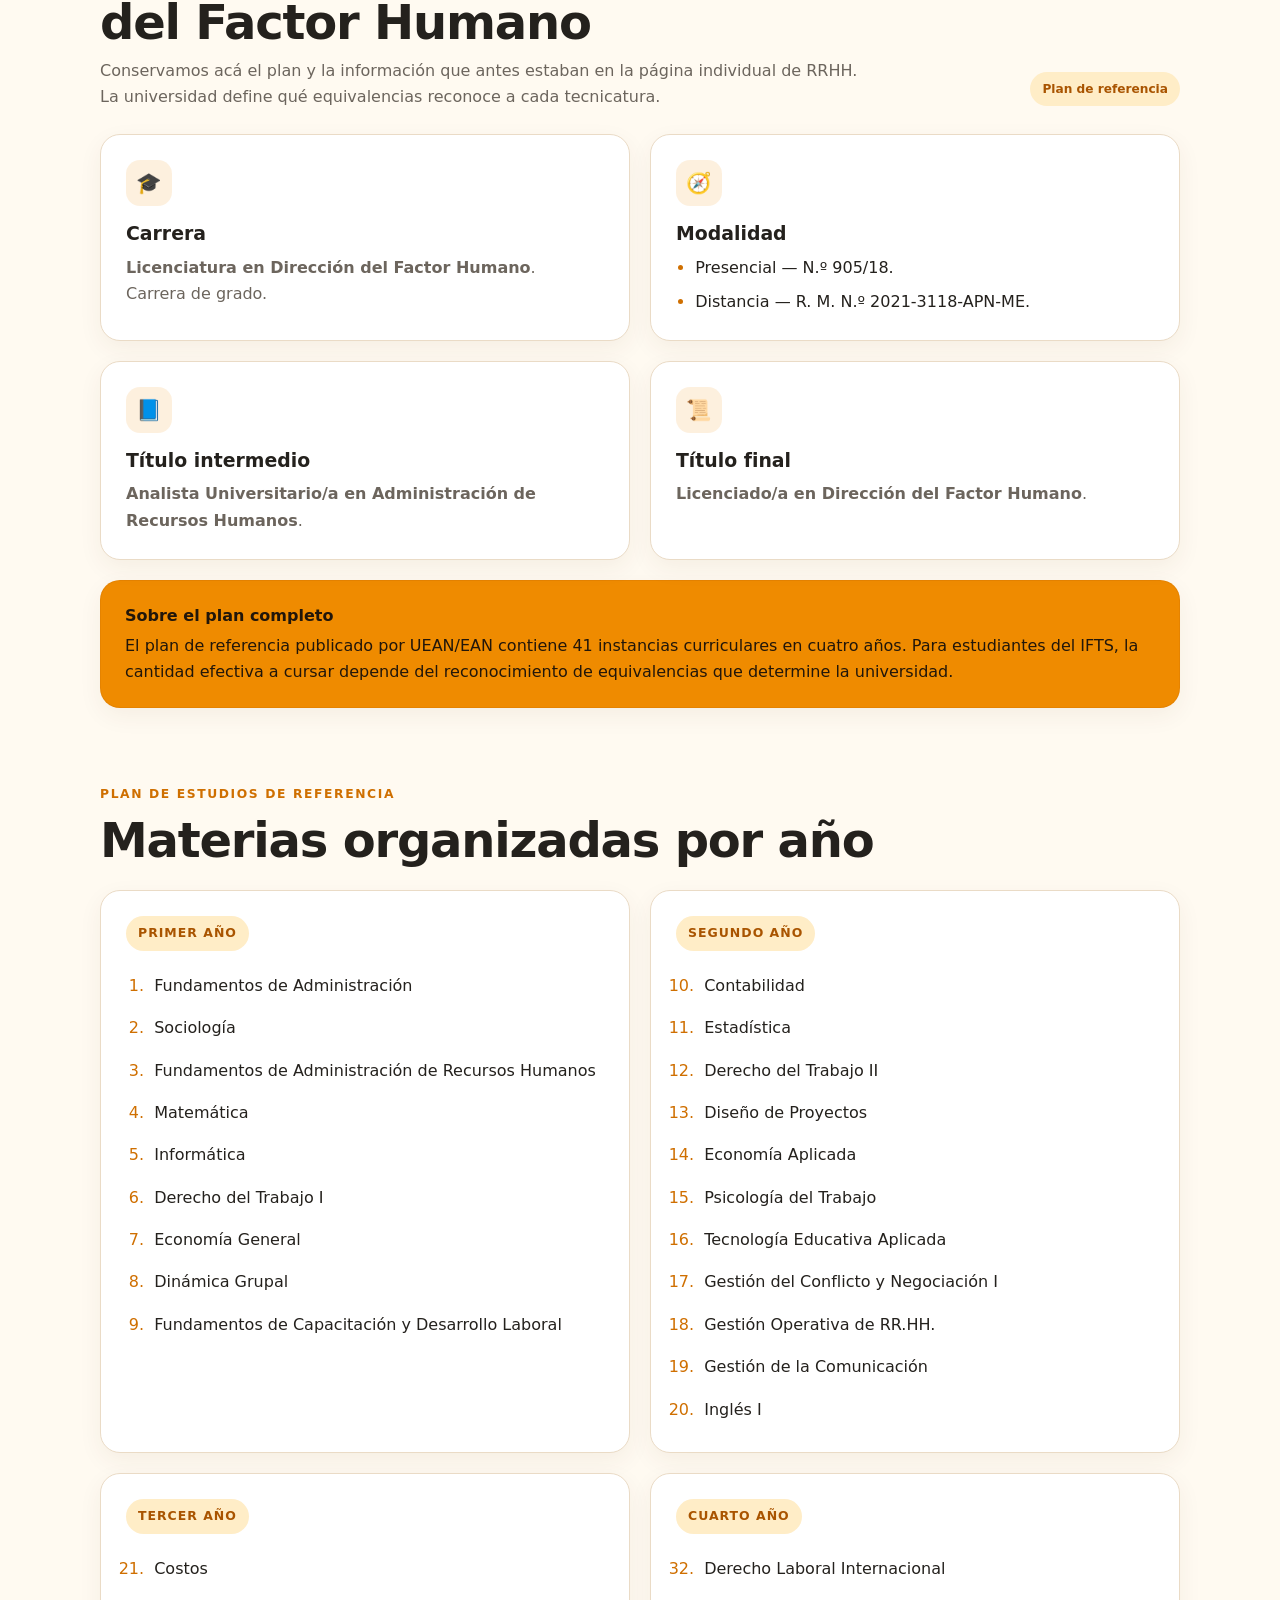
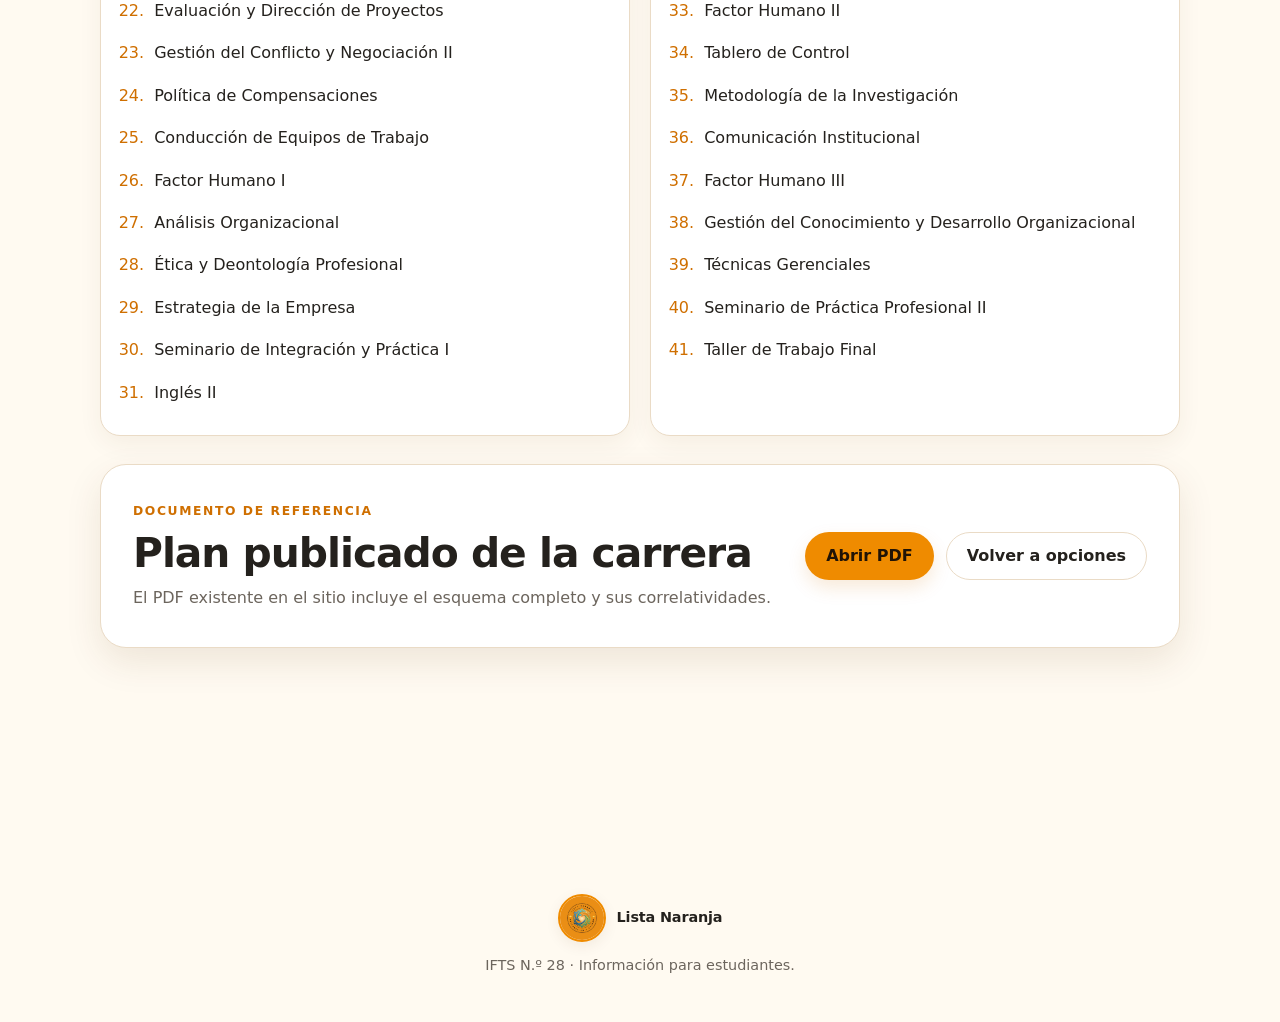
<file: licenciatura-rrhh.html>
<!doctype html>
<html lang="es">
<head>
  <link rel="icon" type="image/png" href="assets/logo.png">
  <meta charset="utf-8" />
  <meta name="viewport" content="width=device-width, initial-scale=1" />
  <meta name="description" content="Opciones de continuidad universitaria y licenciaturas para la Tecnicatura Superior en Recursos Humanos del IFTS 28." />
  <title>Licenciatura RRHH | Lista Naranja</title>
  <link rel="stylesheet" href="styles.css" />
</head>
<body class="info-page continuity-page">
  <header>
    <div class="wrap">
      <nav aria-label="Navegación principal">
        <a class="brand" href="index.html">
          <img src="assets/logo.png" alt="Logo de Lista Naranja" />
          <span>Lista Naranja</span>
        </a>
        <a class="back-link" href="index.html#recursos">← Volver a Recursos</a>
      </nav>
    </div>
  </header>
  <main>
    <section class="hero continuity-hero">
      <div class="wrap">
        <span class="eyebrow">Continuidad universitaria · Recursos Humanos</span>
        <h1>Licenciaturas para <span>Recursos Humanos</span></h1>
        <p>Universidades, modalidades y recorridos posibles para continuar después de la Tecnicatura Superior en Recursos Humanos, reunidos en una única página.</p>
      </div>
    </section>
    <div class="wrap continuity-content">

      <section class="continuity-overview" aria-labelledby="como-funciona-title">
        <div class="section-head compact-head">
          <span class="eyebrow">Licenciate BA y articulaciones</span>
          <h2 id="como-funciona-title">Tu tecnicatura puede acercarte a un título universitario.</h2>
          <p>Las universidades participantes pueden reconocer materias o trayectos ya aprobados en el IFTS. Según cada institución, la continuidad puede organizarse como ciclo de complementación, equivalencias o una trayectoria articulada.</p>
        </div>
        <div class="continuity-highlights">
          <article class="card">
            <div class="icon">✅</div>
            <h3>Reconocimiento del recorrido</h3>
            <p>La formación que ya aprobaste puede ser tomada como antecedente para reducir materias o tramos de la carrera universitaria.</p>
          </article>
          <article class="card">
            <div class="icon">📘</div>
            <h3>Trayecto más directo</h3>
            <p>No siempre implica empezar una carrera desde cero: la universidad define qué equivalencias reconoce y qué resta cursar.</p>
          </article>
          <article class="card">
            <div class="icon">🎓</div>
            <h3>Título universitario de grado</h3>
            <p>El objetivo es continuar la formación y alcanzar una licenciatura u otra carrera de grado afín a la tecnicatura.</p>
          </article>
        </div>
        <div class="continuity-note">
          <span class="continuity-note-icon" aria-hidden="true">ℹ️</span>
          <div>
            <strong>Antes de inscribirte</strong>
            <p>Modalidades, aranceles, equivalencias, requisitos y disponibilidad pueden modificarse. Confirmá la información con la universidad elegida y consultá el listado oficial de Licenciate BA.</p>
          </div>
        </div>
        <div class="actions">
          <a class="btn btn-primary" href="https://buenosaires.gob.ar/gcaba_historico/licenciate-ba" target="_blank" rel="noopener noreferrer">Ver Licenciate BA oficial</a>
          <a class="btn btn-secondary" href="#opciones">Comparar opciones</a>
        </div>
      </section>
      <section class="degree-section" id="opciones" aria-labelledby="opciones-title">
        <div class="degree-section-head">
          <div>
            <span class="resource-type">Tecnicatura Superior en Recursos Humanos</span>
            <h2 id="opciones-title">Opciones de continuidad</h2>
          </div>
          <span class="degree-count">8 opciones</span>
        </div>
        <div class="degree-table-wrap" tabindex="0" role="region" aria-label="Opciones de licenciatura para Recursos Humanos">
          <table class="degree-table">
            <thead><tr><th scope="col">Carrera</th><th scope="col">Universidad</th><th scope="col">Información</th></tr></thead>
            <tbody>
              <tr><td>Licenciatura en Administración</td><td>Universidad de Flores <strong>(UFLO)</strong></td><td><span class="tag">Privada</span> Virtual · fines de semana · vespertino</td></tr>
              <tr><td>Licenciatura en Administración de Recursos Humanos</td><td>Universidad del Salvador <strong>(USAL)</strong></td><td><span class="tag">Privada</span> Presencial o híbrida · vespertino</td></tr>
              <tr><td>Licenciatura en Contador Público</td><td>Universidad de Flores <strong>(UFLO)</strong></td><td><span class="tag">Privada</span> Virtual · modalidad distribuida</td></tr>
              <tr><td>Licenciatura en Relaciones del Trabajo</td><td>Universidad Metropolitana para la Educación y el Trabajo <strong>(UMET)</strong></td><td><span class="tag">Privada</span> Vespertino</td></tr>
              <tr><td>Licenciatura en Antropología Organizacional</td><td>Universidad Siglo 21</td><td><span class="tag">Privada</span> Virtual · modalidad distribuida</td></tr>
              <tr><td>Licenciatura en Gestión del Capital Humano</td><td>Universidad CAECE</td><td><span class="tag">Privada</span> Vespertino · virtual</td></tr>
              <tr><td>Licenciatura en Administración de Recursos Humanos</td><td>Universidad CAECE</td><td><span class="tag">Privada</span> Vespertino</td></tr>
              <tr class="degree-row-highlight"><td><a href="#uean">Licenciatura en Factor Humano</a></td><td>Universidad Escuela Argentina de Negocios <strong>(UEAN / EAN)</strong></td><td><span class="tag">Privada</span> Vespertino · virtual · <a href="#uean">ver información ampliada</a></td></tr>
            </tbody>
          </table>
        </div>
      </section>

      <section class="choosing-section" aria-labelledby="elegir-title">
        <div class="section-head compact-head">
          <span class="eyebrow">Antes de elegir</span>
          <h2 id="elegir-title">Qué conviene comparar entre universidades</h2>
        </div>
        <div class="choice-grid">
          <article class="choice-item"><strong>Equivalencias</strong><span>Cuántas materias o tramos reconoce la universidad.</span></article>
          <article class="choice-item"><strong>Modalidad</strong><span>Presencial, híbrida, virtual, sincrónica o combinada.</span></article>
          <article class="choice-item"><strong>Horarios</strong><span>Días de cursada, turno vespertino y actividades de fin de semana.</span></article>
          <article class="choice-item"><strong>Costos y becas</strong><span>Aranceles, matrícula y posibles beneficios o estímulos vigentes.</span></article>
          <article class="choice-item"><strong>Trabajo final</strong><span>Tesis, seminario, práctica o proyecto integrador requerido.</span></article>
          <article class="choice-item"><strong>Validez y alcance</strong><span>Denominación del título, resolución y campo profesional.</span></article>
        </div>
      </section>
      <section class="detail-block" id="uean" aria-labelledby="uean-title">
        <div class="detail-heading">
          <div>
            <span class="eyebrow">Información ampliada · UEAN/EAN</span>
            <h2 id="uean-title">Licenciatura en Dirección del Factor Humano</h2>
            <p>Conservamos acá el plan y la información que antes estaban en la página individual de RRHH. La universidad define qué equivalencias reconoce a cada tecnicatura.</p>
          </div>
          <span class="detail-badge">Plan de referencia</span>
        </div>
        <div class="content-grid">
          <article class="card">
            <div class="icon">🎓</div>
            <h3>Carrera</h3>
            <p><strong>Licenciatura en Dirección del Factor Humano</strong>.</p>
            <p>Carrera de grado.</p>
          </article>
          <article class="card">
            <div class="icon">🧭</div>
            <h3>Modalidad</h3>
            <ul><li>Presencial — N.º 905/18.</li><li>Distancia — R. M. N.º 2021-3118-APN-ME.</li></ul>
          </article>
          <article class="card">
            <div class="icon">📘</div>
            <h3>Título intermedio</h3>
            <p><strong>Analista Universitario/a en Administración de Recursos Humanos</strong>.</p>
          </article>
          <article class="card">
            <div class="icon">📜</div>
            <h3>Título final</h3>
            <p><strong>Licenciado/a en Dirección del Factor Humano</strong>.</p>
          </article>
        </div>
        <div class="notice">
          <strong>Sobre el plan completo</strong>
          El plan de referencia publicado por UEAN/EAN contiene 41 instancias curriculares en cuatro años. Para estudiantes del IFTS, la cantidad efectiva a cursar depende del reconocimiento de equivalencias que determine la universidad.
        </div>
        <section id="uean-plan" class="academic-plan-section">
          <div class="section-head compact-head">
            <span class="eyebrow">Plan de estudios de referencia</span>
            <h2>Materias organizadas por año</h2>
          </div>
          <div class="curriculum-grid">
            <article class="card curriculum-card"><span class="year-badge">Primer Año</span><ol start="1"><li>Fundamentos de Administración</li><li>Sociología</li><li>Fundamentos de Administración de Recursos Humanos</li><li>Matemática</li><li>Informática</li><li>Derecho del Trabajo I</li><li>Economía General</li><li>Dinámica Grupal</li><li>Fundamentos de Capacitación y Desarrollo Laboral</li></ol></article>
            <article class="card curriculum-card"><span class="year-badge">Segundo Año</span><ol start="10"><li>Contabilidad</li><li>Estadística</li><li>Derecho del Trabajo II</li><li>Diseño de Proyectos</li><li>Economía Aplicada</li><li>Psicología del Trabajo</li><li>Tecnología Educativa Aplicada</li><li>Gestión del Conflicto y Negociación I</li><li>Gestión Operativa de RR.HH.</li><li>Gestión de la Comunicación</li><li>Inglés I</li></ol></article>
            <article class="card curriculum-card"><span class="year-badge">Tercer Año</span><ol start="21"><li>Costos</li><li>Evaluación y Dirección de Proyectos</li><li>Gestión del Conflicto y Negociación II</li><li>Política de Compensaciones</li><li>Conducción de Equipos de Trabajo</li><li>Factor Humano I</li><li>Análisis Organizacional</li><li>Ética y Deontología Profesional</li><li>Estrategia de la Empresa</li><li>Seminario de Integración y Práctica I</li><li>Inglés II</li></ol></article>
            <article class="card curriculum-card"><span class="year-badge">Cuarto Año</span><ol start="32"><li>Derecho Laboral Internacional</li><li>Factor Humano II</li><li>Tablero de Control</li><li>Metodología de la Investigación</li><li>Comunicación Institucional</li><li>Factor Humano III</li><li>Gestión del Conocimiento y Desarrollo Organizacional</li><li>Técnicas Gerenciales</li><li>Seminario de Práctica Profesional II</li><li>Taller de Trabajo Final</li></ol></article>
          </div>
        </section>
        <section class="contact detail-contact">
          <div>
            <span class="eyebrow">Documento de referencia</span>
            <h2>Plan publicado de la carrera</h2>
            <p>El PDF existente en el sitio incluye el esquema completo y sus correlatividades.</p>
          </div>
          <div class="actions">
            <a class="btn btn-primary" href="assets/plan-licenciatura-rrhh-ean.pdf" target="_blank" rel="noopener noreferrer">Abrir PDF</a>
            <a class="btn btn-secondary" href="#opciones">Volver a opciones</a>
          </div>
        </section>
      </section>
    </div>
  </main>
  <footer>
    <div class="wrap footer-row">
      <a class="brand" href="index.html">
        <img src="assets/logo.png" alt="Logo de Lista Naranja" />
        <span>Lista Naranja</span>
      </a>
      <p>IFTS N.º 28 · Información para estudiantes.</p>
    </div>
  </footer>
</body>
</html>
</file>
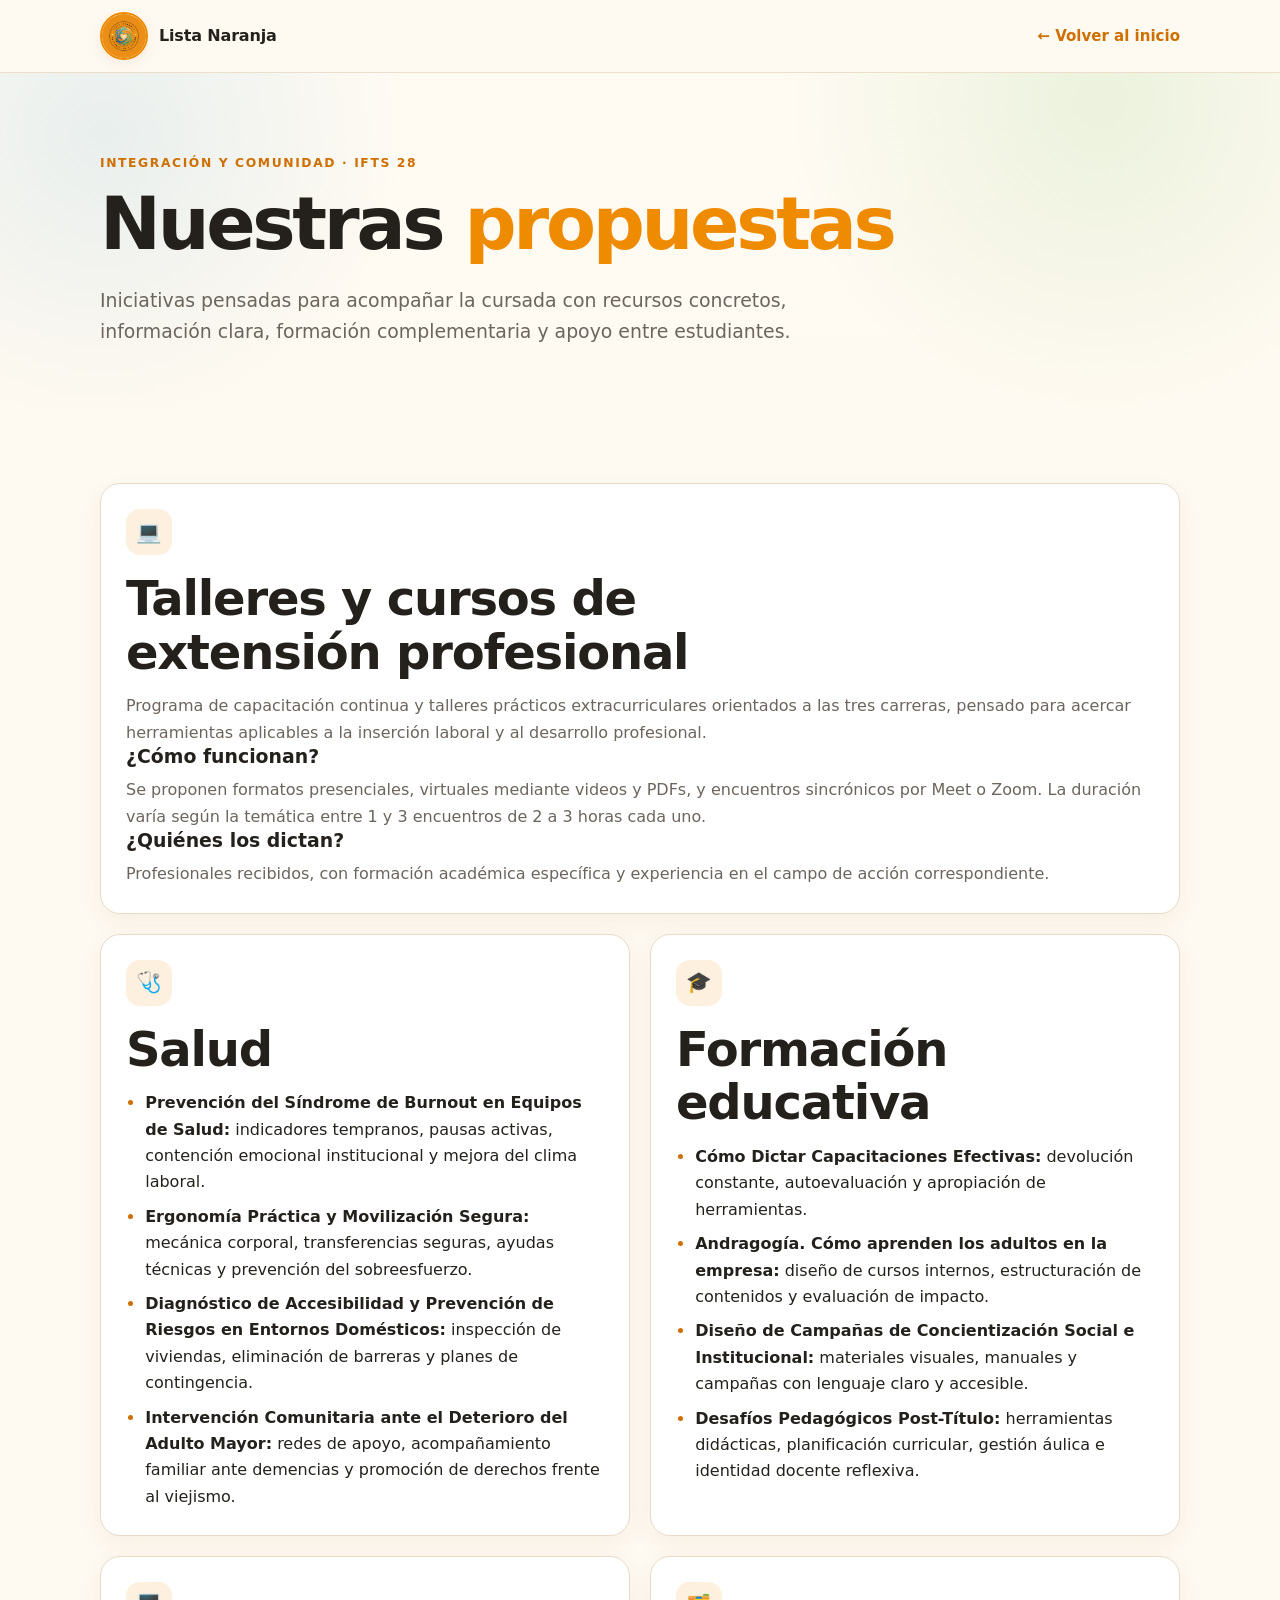
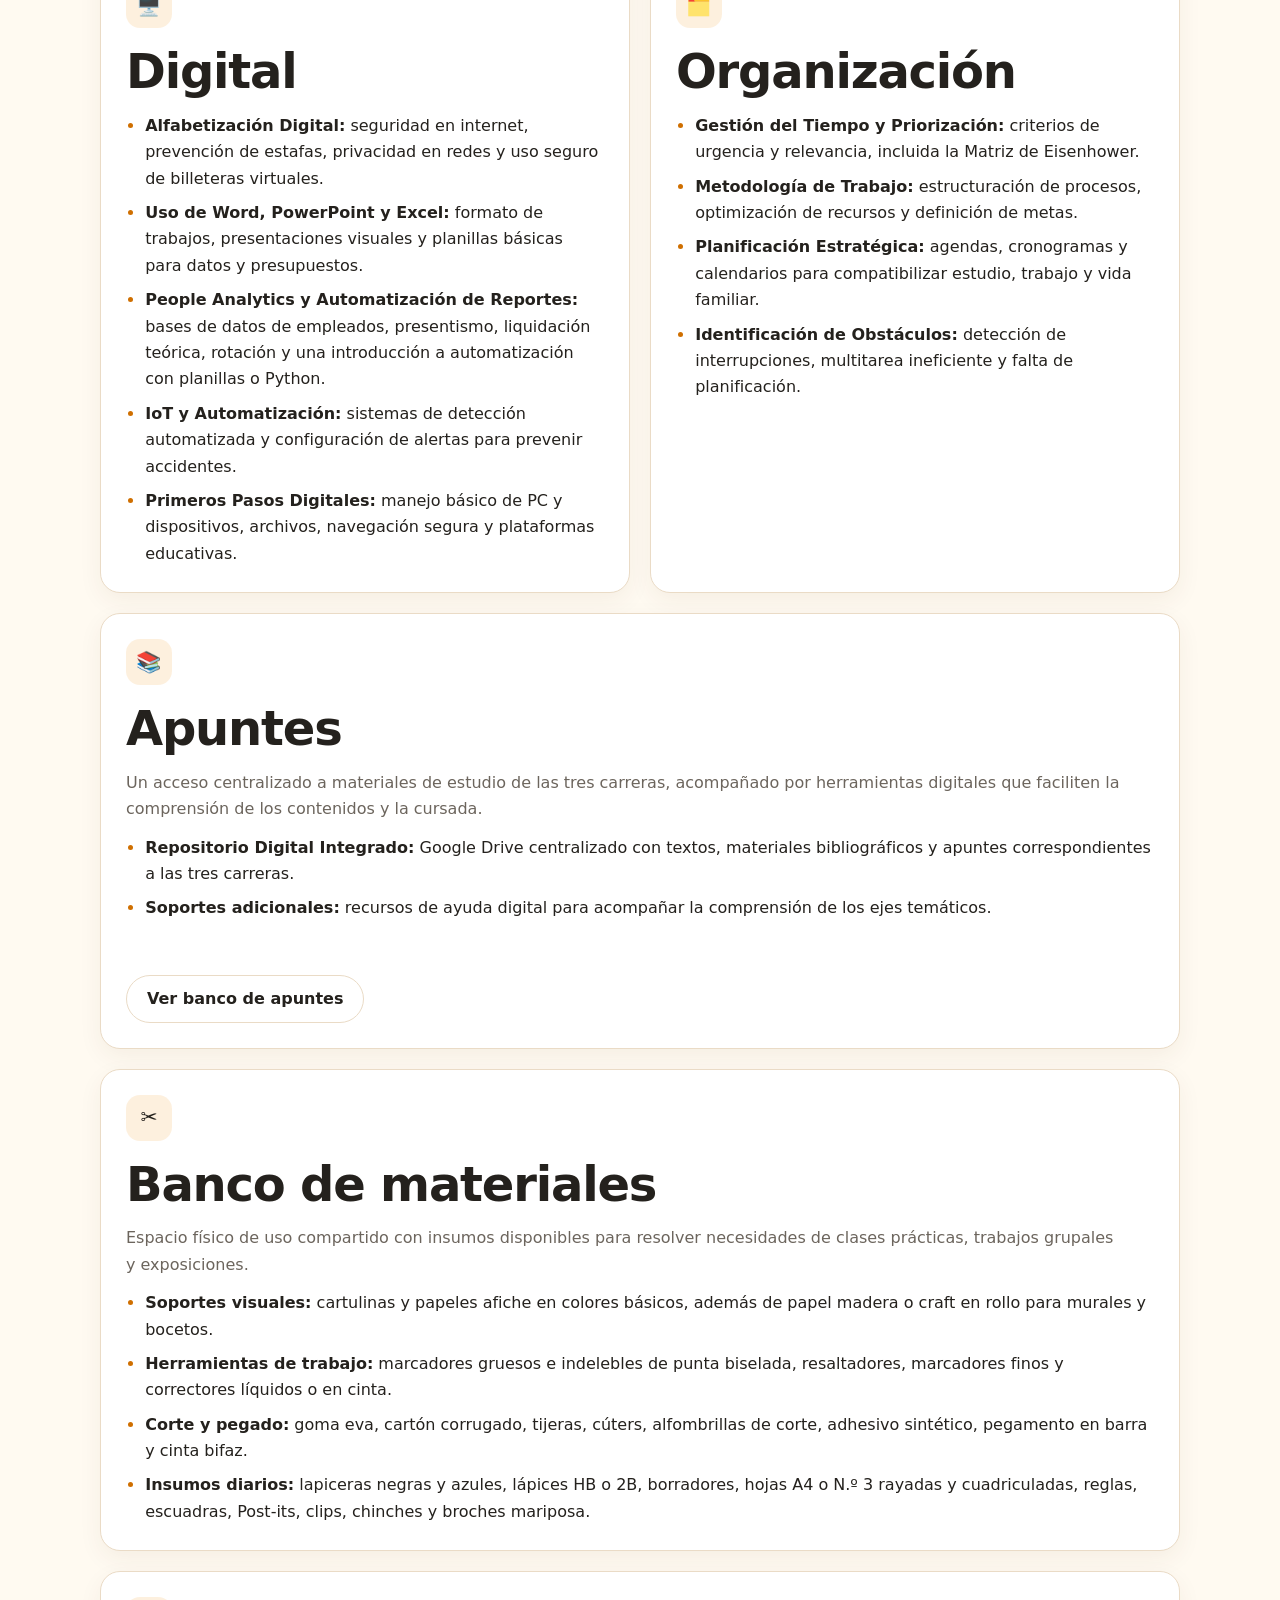
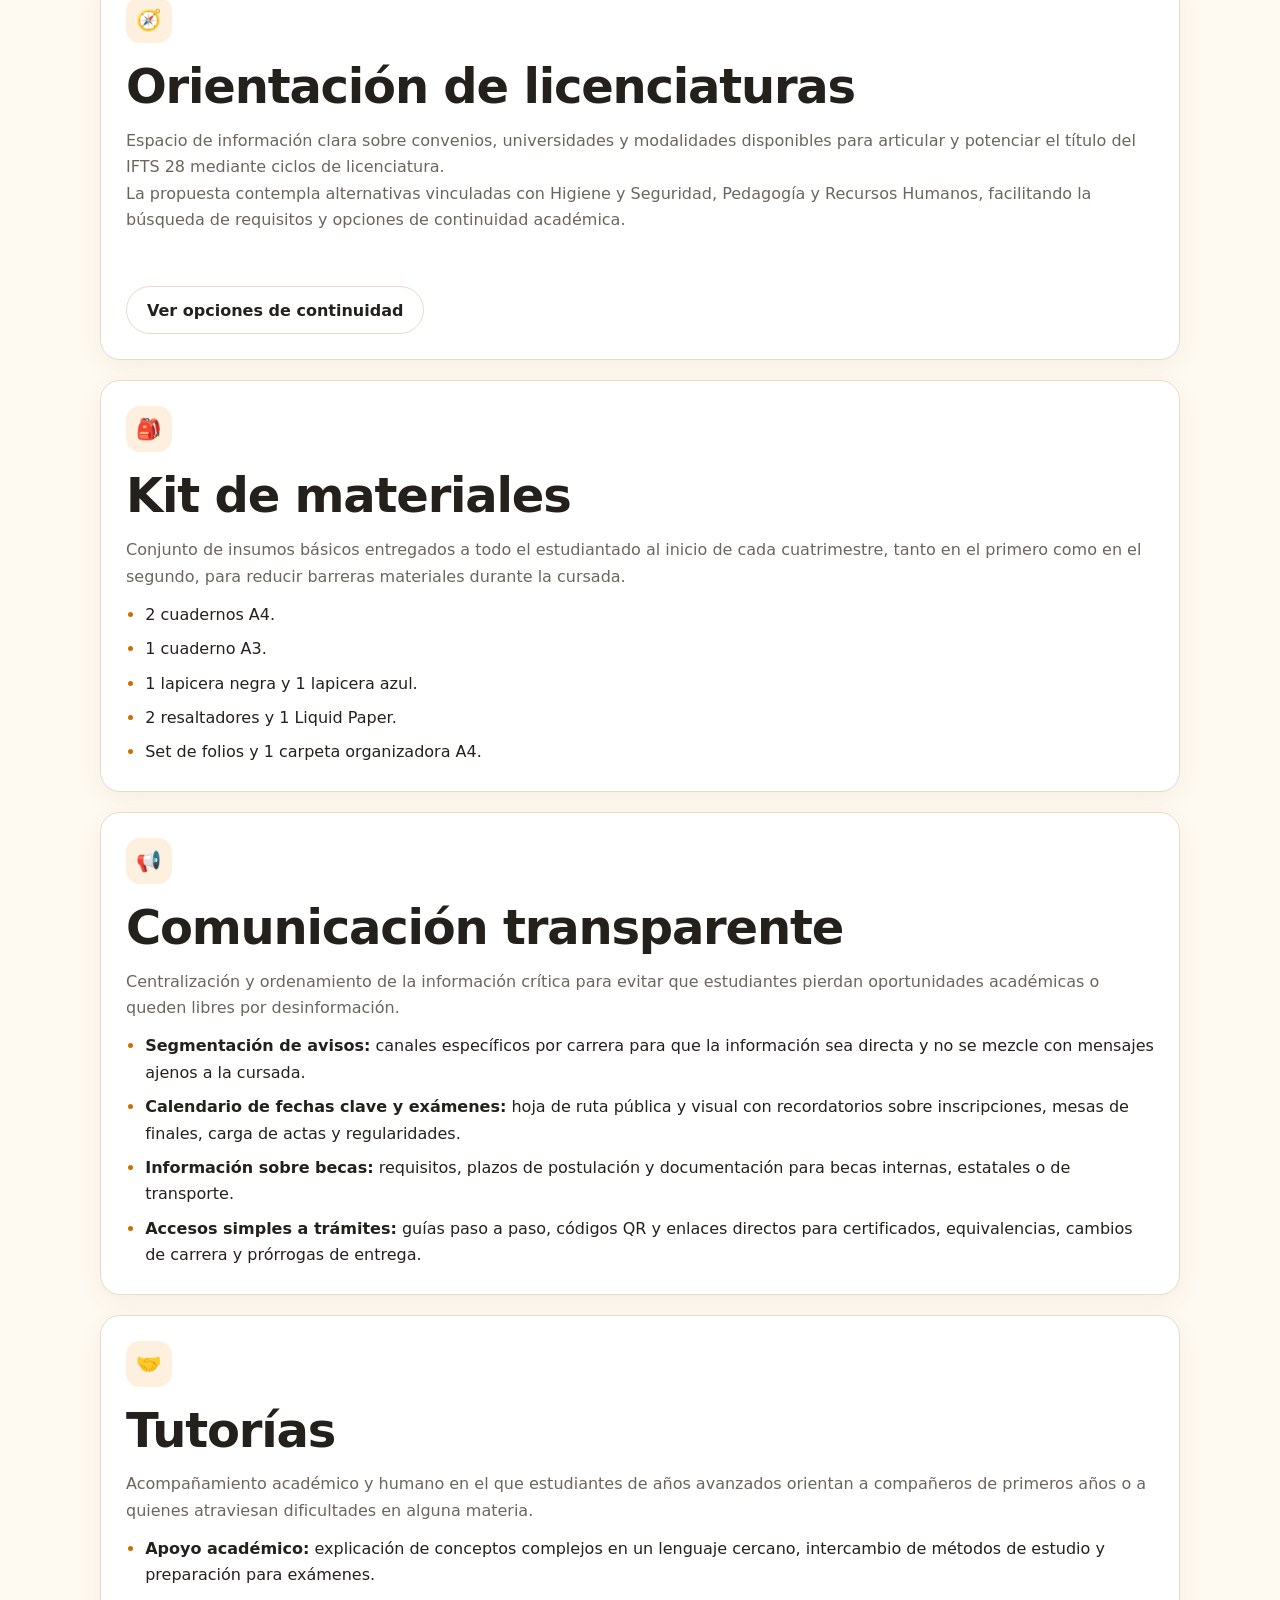
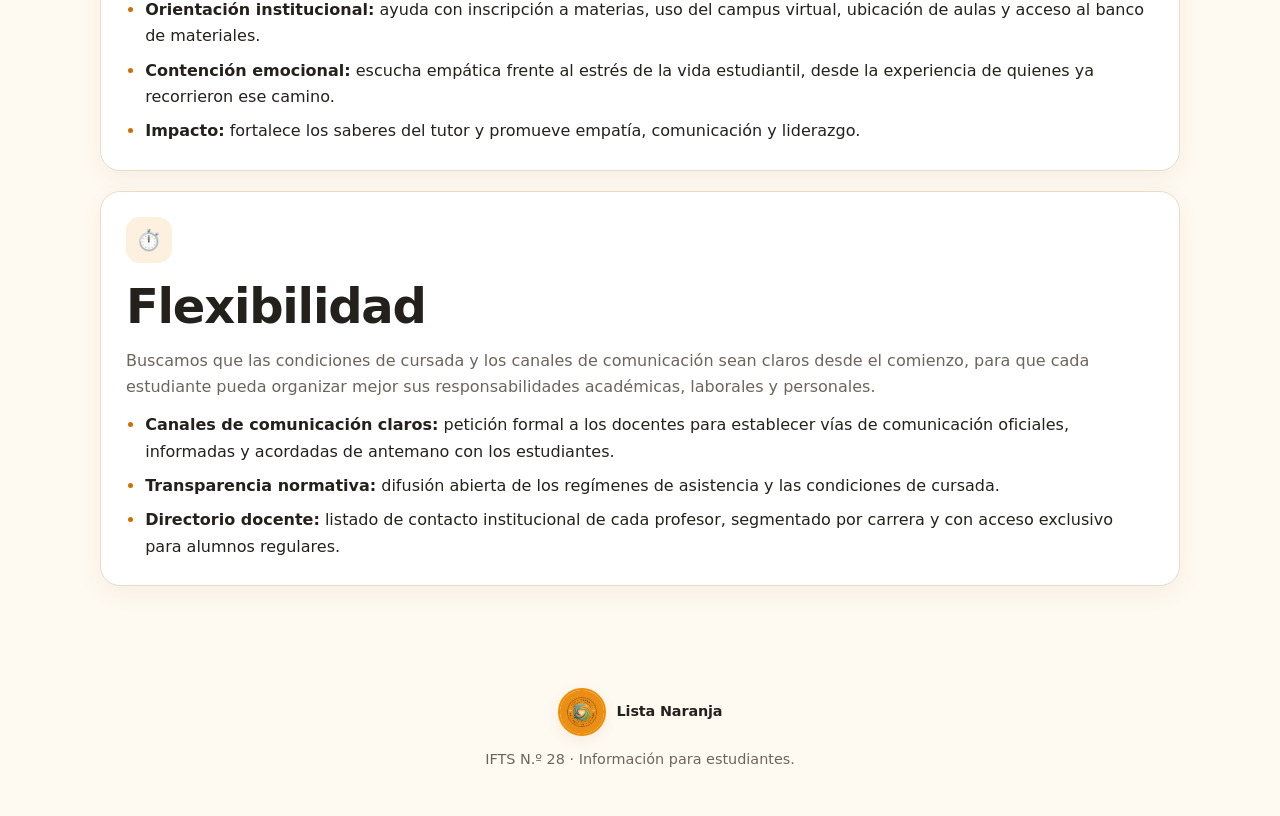
<file: propuestas.html>
<!doctype html>
<html lang="es">
<head>
  <link rel="icon" type="image/png" href="assets/logo.png">
  <meta charset="utf-8" />
  <meta name="viewport" content="width=device-width, initial-scale=1" />
  <meta name="description" content="Propuestas de Lista Naranja para acompañar la cursada, el acceso a recursos y la continuidad académica en el IFTS 28." />
  <title>Propuestas | Lista Naranja</title>
  <link rel="stylesheet" href="styles.css" />
</head>
<body class="info-page">
  <header>
    <div class="wrap">
      <nav aria-label="Navegación">
        <a class="brand" href="index.html">
          <img src="assets/logo.png" alt="Logo de Lista Naranja" />
          <span>Lista Naranja</span>
        </a>
        <a class="back-link" href="index.html#propuestas">← Volver al inicio</a>
      </nav>
    </div>
  </header>

  <main>
    <section class="hero">
      <div class="wrap">
        <span class="eyebrow">Integración y Comunidad · IFTS 28</span>
        <h1>Nuestras <span>propuestas</span></h1>
        <p>Iniciativas pensadas para acompañar la cursada con recursos concretos, información clara, formación complementaria y apoyo entre estudiantes.</p>
      </div>
    </section>

    <div class="wrap info-content">
      <div class="content-grid">
        <section class="card wide">
          <div class="icon">💻</div>
          <h2 id="talleres-cursos">Talleres y cursos de extensión profesional</h2>
          <p>Programa de capacitación continua y talleres prácticos extracurriculares orientados a las tres carreras, pensado para acercar herramientas aplicables a la inserción laboral y al desarrollo profesional.</p>

          <h3>¿Cómo funcionan?</h3>
          <p>Se proponen formatos presenciales, virtuales mediante videos y PDFs, y encuentros sincrónicos por Meet o Zoom. La duración varía según la temática entre 1 y 3 encuentros de 2 a 3 horas cada uno.</p>

          <h3>¿Quiénes los dictan?</h3>
          <p>Profesionales recibidos, con formación académica específica y experiencia en el campo de acción correspondiente.</p>
        </section>

        
        <section class="card">
          <div class="icon">🩺</div>
          <h2>Salud</h2>
          <ul>
            <li><strong>Prevención del Síndrome de Burnout en Equipos de Salud:</strong> indicadores tempranos, pausas activas, contención emocional institucional y mejora del clima laboral.</li>
            <li><strong>Ergonomía Práctica y Movilización Segura:</strong> mecánica corporal, transferencias seguras, ayudas técnicas y prevención del sobreesfuerzo.</li>
            <li><strong>Diagnóstico de Accesibilidad y Prevención de Riesgos en Entornos Domésticos:</strong> inspección de viviendas, eliminación de barreras y planes de contingencia.</li>
            <li><strong>Intervención Comunitaria ante el Deterioro del Adulto Mayor:</strong> redes de apoyo, acompañamiento familiar ante demencias y promoción de derechos frente al viejismo.</li>
          </ul>
        </section>

        <section class="card">
          <div class="icon">🎓</div>
          <h2>Formación educativa</h2>
          <ul>
            <li><strong>Cómo Dictar Capacitaciones Efectivas:</strong> devolución constante, autoevaluación y apropiación de herramientas.</li>
            <li><strong>Andragogía. Cómo aprenden los adultos en la empresa:</strong> diseño de cursos internos, estructuración de contenidos y evaluación de impacto.</li>
            <li><strong>Diseño de Campañas de Concientización Social e Institucional:</strong> materiales visuales, manuales y campañas con lenguaje claro y accesible.</li>
            <li><strong>Desafíos Pedagógicos Post-Título:</strong> herramientas didácticas, planificación curricular, gestión áulica e identidad docente reflexiva.</li>
          </ul>
        </section>

        <section class="card">
          <div class="icon">🖥️</div>
          <h2>Digital</h2>
          <ul>
            <li><strong>Alfabetización Digital:</strong> seguridad en internet, prevención de estafas, privacidad en redes y uso seguro de billeteras virtuales.</li>
            <li><strong>Uso de Word, PowerPoint y Excel:</strong> formato de trabajos, presentaciones visuales y planillas básicas para datos y presupuestos.</li>
            <li><strong>People Analytics y Automatización de Reportes:</strong> bases de datos de empleados, presentismo, liquidación teórica, rotación y una introducción a automatización con planillas o Python.</li>
            <li><strong>IoT y Automatización:</strong> sistemas de detección automatizada y configuración de alertas para prevenir accidentes.</li>
            <li><strong>Primeros Pasos Digitales:</strong> manejo básico de PC y dispositivos, archivos, navegación segura y plataformas educativas.</li>
          </ul>
        </section>

        <section class="card">
          <div class="icon">🗂️</div>
          <h2>Organización</h2>
          <ul>
            <li><strong>Gestión del Tiempo y Priorización:</strong> criterios de urgencia y relevancia, incluida la Matriz de Eisenhower.</li>
            <li><strong>Metodología de Trabajo:</strong> estructuración de procesos, optimización de recursos y definición de metas.</li>
            <li><strong>Planificación Estratégica:</strong> agendas, cronogramas y calendarios para compatibilizar estudio, trabajo y vida familiar.</li>
            <li><strong>Identificación de Obstáculos:</strong> detección de interrupciones, multitarea ineficiente y falta de planificación.</li>
          </ul>
        </section>

        <section class="card wide">
          <div class="icon">📚</div>
          <h2 id="apuntes">Apuntes</h2>
          <p>Un acceso centralizado a materiales de estudio de las tres carreras, acompañado por herramientas digitales que faciliten la comprensión de los contenidos y la cursada.</p>
          <ul>
            <li><strong>Repositorio Digital Integrado:</strong> Google Drive centralizado con textos, materiales bibliográficos y apuntes correspondientes a las tres carreras.</li>
            <li><strong>Soportes adicionales:</strong> recursos de ayuda digital para acompañar la comprensión de los ejes temáticos.</li>
          </ul>
          <br></br>
          <div class="actions">
            <a class="btn btn-secondary" href="apuntes.html">Ver banco de apuntes</a>
          </div>
        </section>

        <section class="card wide">
          <div class="icon">✂️</div>
          <h2 id="banco-materiales">Banco de materiales</h2>
          <p>Espacio físico de uso compartido con insumos disponibles para resolver necesidades de clases prácticas, trabajos grupales y exposiciones.</p>
          <ul>
            <li><strong>Soportes visuales:</strong> cartulinas y papeles afiche en colores básicos, además de papel madera o craft en rollo para murales y bocetos.</li>
            <li><strong>Herramientas de trabajo:</strong> marcadores gruesos e indelebles de punta biselada, resaltadores, marcadores finos y correctores líquidos o en cinta.</li>
            <li><strong>Corte y pegado:</strong> goma eva, cartón corrugado, tijeras, cúters, alfombrillas de corte, adhesivo sintético, pegamento en barra y cinta bifaz.</li>
            <li><strong>Insumos diarios:</strong> lapiceras negras y azules, lápices HB o 2B, borradores, hojas A4 o N.º 3 rayadas y cuadriculadas, reglas, escuadras, Post-its, clips, chinches y broches mariposa.</li>
          </ul>
        </section>

        <section class="card wide">
          <div class="icon">🧭</div>
          <h2 id="orientacion-licenciaturas">Orientación de licenciaturas</h2>
          <p>Espacio de información clara sobre convenios, universidades y modalidades disponibles para articular y potenciar el título del IFTS 28 mediante ciclos de licenciatura.</p>
          <p>La propuesta contempla alternativas vinculadas con Higiene y Seguridad, Pedagogía y Recursos Humanos, facilitando la búsqueda de requisitos y opciones de continuidad académica.</p>
          <br></br>
          <div class="actions">
            <a class="btn btn-secondary" href="index.html#recursos">Ver opciones de continuidad</a>
          </div>
        </section>

        <section class="card wide">
          <div class="icon">🎒</div>
          <h2 id="kit-materiales">Kit de materiales</h2>
          <p>Conjunto de insumos básicos entregados a todo el estudiantado al inicio de cada cuatrimestre, tanto en el primero como en el segundo, para reducir barreras materiales durante la cursada.</p>
          <ul>
            <li>2 cuadernos A4.</li>
            <li>1 cuaderno A3.</li>
            <li>1 lapicera negra y 1 lapicera azul.</li>
            <li>2 resaltadores y 1 Liquid Paper.</li>
            <li>Set de folios y 1 carpeta organizadora A4.</li>
          </ul>
        </section>

        <section class="card wide">
          <div class="icon">📢</div>
          <h2 id="comunicacion-transparente">Comunicación transparente</h2>
          <p>Centralización y ordenamiento de la información crítica para evitar que estudiantes pierdan oportunidades académicas o queden libres por desinformación.</p>
          <ul>
            <li><strong>Segmentación de avisos:</strong> canales específicos por carrera para que la información sea directa y no se mezcle con mensajes ajenos a la cursada.</li>
            <li><strong>Calendario de fechas clave y exámenes:</strong> hoja de ruta pública y visual con recordatorios sobre inscripciones, mesas de finales, carga de actas y regularidades.</li>
            <li><strong>Información sobre becas:</strong> requisitos, plazos de postulación y documentación para becas internas, estatales o de transporte.</li>
            <li><strong>Accesos simples a trámites:</strong> guías paso a paso, códigos QR y enlaces directos para certificados, equivalencias, cambios de carrera y prórrogas de entrega.</li>
          </ul>
        </section>

        <section class="card wide">
          <div class="icon">🤝</div>
          <h2 id="tutorias">Tutorías</h2>
          <p>Acompañamiento académico y humano en el que estudiantes de años avanzados orientan a compañeros de primeros años o a quienes atraviesan dificultades en alguna materia.</p>
          <ul>
            <li><strong>Apoyo académico:</strong> explicación de conceptos complejos en un lenguaje cercano, intercambio de métodos de estudio y preparación para exámenes.</li>
            <li><strong>Orientación institucional:</strong> ayuda con inscripción a materias, uso del campus virtual, ubicación de aulas y acceso al banco de materiales.</li>
            <li><strong>Contención emocional:</strong> escucha empática frente al estrés de la vida estudiantil, desde la experiencia de quienes ya recorrieron ese camino.</li>
            <li><strong>Impacto:</strong> fortalece los saberes del tutor y promueve empatía, comunicación y liderazgo.</li>
          </ul>
        </section>

        <section class="card wide">
          <div class="icon">⏱️</div>
          <h2 id="flexibilidad">Flexibilidad</h2>
          <p>Buscamos que las condiciones de cursada y los canales de comunicación sean claros desde el comienzo, para que cada estudiante pueda organizar mejor sus responsabilidades académicas, laborales y personales.</p>
          <ul>
            <li><strong>Canales de comunicación claros:</strong> petición formal a los docentes para establecer vías de comunicación oficiales, informadas y acordadas de antemano con los estudiantes.</li>
            <li><strong>Transparencia normativa:</strong> difusión abierta de los regímenes de asistencia y las condiciones de cursada.</li>
            <li><strong>Directorio docente:</strong> listado de contacto institucional de cada profesor, segmentado por carrera y con acceso exclusivo para alumnos regulares.</li>
          </ul>
        </section>
      </div>
    </div>
  </main>

  <footer>
    <div class="wrap footer-row">
      <a class="brand" href="index.html">
        <img src="assets/logo.png" alt="Logo de Lista Naranja" />
        <span>Lista Naranja</span>
      </a>
      <p>IFTS N.º 28 · Información para estudiantes.</p>
    </div>
  </footer>
</body>
</html>
</file>
<file: styles.css>
:root {
  --orange-50: #fff7e8;
  --orange-100: #ffedc7;
  --orange-400: #f5a21a;
  --orange-500: #ef8b00;
  --orange-600: #cf6f00;
  --orange-700: #a95400;
  --cream: #fffaf1;
  --surface: #ffffff;
  --surface-soft: #fffdf9;
  --ink: #24211d;
  --muted: #6c655d;
  --line: #eadbc6;
  --green: #66b447;
  --blue: #2187bd;
  --shadow-sm: 0 8px 24px rgba(84, 52, 14, 0.06);
  --shadow-md: 0 14px 36px rgba(84, 52, 14, 0.10);
  --radius-sm: 14px;
  --radius-md: 20px;
  --radius-lg: 26px;
  --content: 1080px;
  --header-height: 72px;
  --transition: 180ms ease;
}
* {
  box-sizing: border-box;
}


html {
  scroll-behavior: smooth;
  scroll-padding-top: calc(var(--header-height) + 18px);
}

body {
  margin: 0;
  color: var(--ink);
  background: var(--cream);
  font-family: Inter, ui-sans-serif, system-ui, -apple-system, BlinkMacSystemFont, "Segoe UI", sans-serif;
  font-size: 16px;
  line-height: 1.65;
  text-rendering: optimizeLegibility;
}

body::selection {
  background: var(--orange-100);
  color: var(--ink);
}

img {
  display: block;
  max-width: 100%;
}
a {
  color: inherit;
}

button,
a {
  -webkit-tap-highlight-color: transparent;
}

:focus-visible {
  outline: 3px solid rgba(33, 135, 189, 0.35);
  outline-offset: 3px;
}

.wrap {
  width: min(var(--content), calc(100% - 32px));
  margin-inline: auto;
}

header {
  position: sticky;
  top: 0;
  z-index: 50;
  border-bottom: 1px solid rgba(234, 219, 198, 0.9);
  background: rgba(255, 250, 241, 0.94);
  backdrop-filter: blur(14px);
  -webkit-backdrop-filter: blur(14px);
}
nav {
  min-height: var(--header-height);
  display: flex;
  align-items: center;
  justify-content: space-between;
  gap: 24px;
}

.brand {
  display: inline-flex;
  align-items: center;
  gap: 11px;
  flex: 0 0 auto;
  color: var(--ink);
  text-decoration: none;
  font-weight: 900;
  letter-spacing: -0.01em;
}

.brand img {
  width: 48px;
  height: 48px;
  border: 2px solid var(--orange-500);
  border-radius: 50%;
  object-fit: cover;
  box-shadow: 0 4px 14px rgba(84, 52, 14, 0.08);
}
.links {
  display: flex;
  align-items: center;
  justify-content: flex-end;
  flex-wrap: wrap;
  gap: 8px 20px;
}

.links a,
.back-link {
  color: var(--muted);
  text-decoration: none;
  font-size: 0.94rem;
  font-weight: 780;
  transition: color var(--transition), background var(--transition);
}

.links a:hover,
.back-link:hover {
  color: var(--orange-700);
}

.back-link {
  color: var(--orange-600);
}

main {
  overflow: clip;
}

section {
  padding: 72px 0;
}
.hero {
  padding: 76px 0 64px;
  background:
    radial-gradient(circle at 86% 8%, rgba(102, 180, 71, 0.13), transparent 28%),
    radial-gradient(circle at 8% 18%, rgba(33, 135, 189, 0.10), transparent 25%),
    linear-gradient(180deg, rgba(255, 255, 255, 0.16), rgba(255, 255, 255, 0));
}

.hero-grid {
  display: grid;
  grid-template-columns: minmax(0, 1.08fr) minmax(280px, 0.92fr);
  align-items: center;
  gap: 58px;
}
.eyebrow {
  display: inline-block;
  margin-bottom: 12px;
  color: var(--orange-600);
  font-size: 0.77rem;
  font-weight: 900;
  letter-spacing: 0.13em;
  line-height: 1.3;
  text-transform: uppercase;
}

h1,
h2,
h3 {
  margin-top: 0;
  color: var(--ink);
  line-height: 1.12;
  text-wrap: balance;
}

h1 {
  margin-bottom: 20px;
  font-size: clamp(2.7rem, 7vw, 5.35rem);
  letter-spacing: -0.045em;
}

h1 span {
  color: var(--orange-500);
}
h2 {
  margin-bottom: 14px;
  font-size: clamp(1.85rem, 4vw, 3rem);
  letter-spacing: -0.025em;
}

h3 {
  margin-bottom: 10px;
  font-size: 1.18rem;
}

p {
  text-wrap: pretty;
}

.hero p {
  max-width: 720px;
  margin: 0 0 28px;
  color: var(--muted);
  font-size: clamp(1.03rem, 2vw, 1.18rem);
}

.hero-logo {
  width: min(420px, 88vw);
  margin-inline: auto;
  border-radius: 50%;
  box-shadow: var(--shadow-md);
}

.actions {
  display: flex;
  flex-wrap: wrap;
  align-items: center;
  gap: 12px;
}
.btn {
  display: inline-flex;
  min-height: 48px;
  align-items: center;
  justify-content: center;
  padding: 0 20px;
  border: 1px solid transparent;
  border-radius: 999px;
  text-decoration: none;
  font-weight: 900;
  line-height: 1.2;
  text-align: center;
  transition: transform var(--transition), box-shadow var(--transition), background var(--transition), border-color var(--transition), color var(--transition);
}

.btn:hover {
  transform: translateY(-1px);
}
.btn-primary {
  background: var(--orange-500);
  color: #201306;
  box-shadow: 0 8px 18px rgba(207, 111, 0, 0.15);
}

.btn-primary:hover {
  background: var(--orange-400);
  box-shadow: 0 10px 22px rgba(207, 111, 0, 0.20);
}

.btn-secondary {
  border-color: var(--line);
  background: var(--surface);
  color: var(--ink);
}

.btn-secondary:hover {
  border-color: var(--orange-500);
  background: var(--orange-50);
}

.section-head {
  max-width: 780px;
  margin-bottom: 36px;
}
.section-head p {
  margin: 0;
  color: var(--muted);
  font-size: 1.02rem;
}

.about {
  border-top: 1px solid var(--line);
  border-bottom: 1px solid var(--line);
  background: var(--surface);
}

.about-grid,
.cards,
.team-grid,
.content-grid {
  display: grid;
}

.about-grid {
  grid-template-columns: repeat(2, minmax(0, 1fr));
  gap: 20px;
}

.panel,
.card,
.person,
.join-box,
.contact {
  border: 1px solid var(--line);
  background: var(--surface);
  box-shadow: var(--shadow-sm);
}
.panel,
.card {
  border-radius: var(--radius-md);
}

.panel {
  padding: 28px;
}

.panel strong {
  display: block;
  margin-bottom: 4px;
  color: var(--orange-600);
  font-size: 1.02rem;
}

.panel p,
.card p,
.contact p,
.join-box p {
  margin: 0;
  color: var(--muted);
}

.cards {
  grid-template-columns: repeat(3, minmax(0, 1fr));
  gap: 18px;
}

.card {
  padding: 25px;
  transition: transform var(--transition), box-shadow var(--transition), border-color var(--transition);
}
.card:hover {
  transform: translateY(-2px);
  border-color: rgba(239, 139, 0, 0.42);
  box-shadow: var(--shadow-md);
}

.icon {
  width: 46px;
  height: 46px;
  display: grid;
  place-items: center;
  margin-bottom: 17px;
  border-radius: var(--radius-sm);
  background: rgba(239, 139, 0, 0.13);
  font-size: 1.28rem;
  line-height: 1;
}

.card ul {
  margin: 0;
  padding-left: 1.2rem;
}

.card p + ul {
  margin-top: 12px;
}

.card li + li {
  margin-top: 8px;
}
.card li::marker {
  color: var(--orange-600);
}

.team {
  background:
    radial-gradient(circle at 92% 14%, rgba(255, 255, 255, 0.18), transparent 24%),
    var(--orange-500);
  color: #21160a;
}

.team .eyebrow {
  color: #65400f;
}

.team .section-head h2 {
  color: #21160a;
}

.team .section-head p {
  color: rgba(33, 22, 10, 0.74);
}

.team-grid {
  grid-template-columns: repeat(3, minmax(0, 1fr));
  gap: 16px;
}
.person {
  min-height: 114px;
  padding: 20px;
  border-color: rgba(255, 255, 255, 0.72);
  border-radius: 18px;
  background: rgba(255, 255, 255, 0.92);
  box-shadow: 0 8px 20px rgba(107, 55, 0, 0.08);
}

.role {
  display: block;
  margin-bottom: 7px;
  color: var(--orange-700);
  font-size: 0.74rem;
  font-weight: 950;
  letter-spacing: 0.08em;
  line-height: 1.35;
  text-transform: uppercase;
}

.person b {
  font-size: 1.04rem;
  line-height: 1.35;
}
.join-box,
.contact {
  display: grid;
  grid-template-columns: minmax(0, 1fr) auto;
  align-items: center;
  gap: 26px;
  padding: 32px;
  border-radius: var(--radius-lg);
  box-shadow: var(--shadow-md);
}

.join-box h2,
.contact h2 {
  margin-bottom: 8px;
  font-size: clamp(1.75rem, 4vw, 2.55rem);
}

footer {
  padding: 30px 0 44px;
  color: var(--muted);
  font-size: 0.9rem;
  text-align: center;
}

/* Página de Formación Pedagógica
   Comparte el mismo ancho y ritmo general que la portada. */
.info-page .hero h1 {
  max-width: 920px;
  font-size: clamp(2.35rem, 6vw, 4.55rem);
}

.info-page .hero p {
  margin-bottom: 0;
}

.info-page main {
  padding-bottom: 72px;
}

.info-content {
  padding-top: 72px;
}

.content-grid {
  grid-template-columns: repeat(2, minmax(0, 1fr));
  gap: 20px;
  margin-top: 0;
}

.content-grid .card {
  height: 100%;
}

.card.wide {
  grid-column: 1 / -1;
}
.notice {
  margin-top: 20px;
  padding: 22px 24px;
  border: 1px solid rgba(169, 84, 0, 0.14);
  border-radius: var(--radius-md);
  background: var(--orange-500);
  color: #21160a;
  box-shadow: var(--shadow-sm);
}

.notice strong {
  display: block;
  margin-bottom: 3px;
}

.contact {
  margin-top: 20px;
}

.contact p {
  margin: 4px 0;
}

.contact a:not(.btn) {
  color: var(--orange-700);
  font-weight: 800;
  text-decoration-thickness: 1px;
  text-underline-offset: 3px;
}
.contact .actions {
  justify-content: flex-end;
}

@media (max-width: 860px) {
  .hero {
    padding-top: 52px;
  }

  .hero-grid,
  .about-grid,
  .join-box,
  .contact {
    grid-template-columns: 1fr;
  }

  .hero-grid {
    gap: 34px;
  }

  .hero-logo {
    width: min(340px, 80vw);
  }

  .cards,
  .team-grid,
  .content-grid {
    grid-template-columns: repeat(2, minmax(0, 1fr));
  }

  .contact .actions {
    justify-content: flex-start;
  }
}
@media (max-width: 640px) {
  :root {
    --header-height: 64px;
  }

  .wrap {
    width: min(100% - 24px, var(--content));
  }

  nav {
    min-height: 64px;
    padding: 10px 0;
    align-items: center;
  }

  .brand img {
    width: 42px;
    height: 42px;
  }

  .brand span {
    display: none;
  }

  .links {
    gap: 6px 12px;
  }

  .links a,
  .back-link {
    font-size: 0.82rem;
  }

  section {
    padding: 56px 0;
  }

  .info-content {
    padding-top: 56px;
  }
  .hero {
    padding: 46px 0 50px;
  }

  h1 {
    font-size: clamp(2.45rem, 14vw, 4rem);
  }

  .info-page .hero h1 {
    font-size: clamp(2.2rem, 11vw, 3.4rem);
  }

  .cards,
  .team-grid,
  .content-grid {
    grid-template-columns: 1fr;
  }

  .card.wide {
    grid-column: auto;
  }

  .panel,
  .card,
  .person {
    padding: 21px;
  }

  .join-box,
  .contact {
    padding: 24px;
  }

  .hero .actions .btn,
  .contact .actions .btn,
  .join-box > .btn {
    width: 100%;
  }
}
@media (prefers-reduced-motion: reduce) {
  html {
    scroll-behavior: auto;
  }

  *,
  *::before,
  *::after {
    transition-duration: 0.01ms !important;
    animation-duration: 0.01ms !important;
    animation-iteration-count: 1 !important;
  }
}


/* Planes de estudio */
.study-plan-grid {
  display: grid;
  grid-template-columns: repeat(2, minmax(0, 1fr));
  gap: 24px;
  margin-top: 32px;
  align-items: stretch;
}
.study-plan-image {
  margin: 0;
  padding: 12px;
  border: 1px solid var(--line);
  border-radius: var(--radius-md);
  background: var(--surface);
  box-shadow: var(--shadow-sm);
  text-align: center;
  display: grid;
  grid-template-rows: 1fr auto;
}

.study-plan-image img {
  display: block;
  width: 100%;
  aspect-ratio: 0.92 / 1;
  height: auto;
  object-fit: contain;
  object-position: center top;
  background: #fff;
  border-radius: calc(var(--radius-md) - 8px);
}
.study-plan-image figcaption {
  margin-top: 10px;
  color: var(--muted);
  font-size: 0.9rem;
}

@media (max-width: 760px) {
  .study-plan-grid {
    grid-template-columns: 1fr;
    gap: 18px;
  }
}


/* Plan de estudios - Licenciatura RRHH */
.academic-plan-section {
  padding: 72px 0 0;
}

.curriculum-grid {
  display: grid;
  grid-template-columns: repeat(2, minmax(0, 1fr));
  gap: 20px;
}

.curriculum-card {
  height: 100%;
}
.year-badge {
  display: inline-flex;
  align-items: center;
  width: fit-content;
  margin-bottom: 18px;
  padding: 7px 12px;
  border-radius: 999px;
  background: var(--orange-100);
  color: var(--orange-700);
  font-size: 0.78rem;
  font-weight: 900;
  letter-spacing: 0.08em;
  text-transform: uppercase;
}

.curriculum-card ol {
  margin: 0;
  padding-left: 1.45rem;
}

.curriculum-card li {
  padding: 4px 0 4px 5px;
}

@media (max-width: 760px) {
  .curriculum-grid {
    grid-template-columns: 1fr;
  }
  .academic-plan-section {
    padding-top: 56px;
  }
}


/* Listados de optativas */
.option-list-grid {
  display: grid;
  grid-template-columns: repeat(3, minmax(0, 1fr));
  gap: 18px 28px;
}

.option-list-grid ul {
  margin: 0;
  padding-left: 1.25rem;
}

@media (max-width: 760px) {
  .option-list-grid {
    grid-template-columns: 1fr;
    gap: 8px;
  }
}
/* Plan de estudios - Licenciatura HyS UNLZ */
.course-hours {
  float: right;
  margin-left: 12px;
  color: var(--text-soft);
  font-size: 0.9rem;
  font-weight: 800;
  white-space: nowrap;
}

.wide-plan-card {
  grid-column: 1 / -1;
}

.professional-scope ul {
  columns: 2;
  column-gap: 42px;
}

.professional-scope li {
  break-inside: avoid;
  margin-bottom: 10px;
}

@media (max-width: 760px) {
  .wide-plan-card {
    grid-column: auto;
  }

  .professional-scope ul {
    columns: 1;
  }
  .course-hours {
    float: none;
    display: block;
    margin: 2px 0 0;
  }
}


/* Footer institucional compartido */
footer .footer-row {
  display: flex;
  flex-direction: column;
  align-items: center;
  justify-content: center;
  gap: 12px;
  text-align: center;
}

footer .footer-row p {
  margin: 0;
  text-align: center;
}

footer .footer-row .brand {
  color: var(--ink);
  justify-content: center;
  margin-inline: auto;
}

footer .footer-row .brand img {
  margin-inline: auto;
}
@media (max-width: 640px) {
  footer .footer-row {
    gap: 10px;
    text-align: center;
  }

  footer .footer-row .brand span {
    display: inline;
  }
}



/* Recursos académicos del inicio */
.academic-resources {
  border-top: 1px solid var(--line);
  border-bottom: 1px solid var(--line);
  background:
    radial-gradient(circle at 92% 12%, rgba(239, 139, 0, 0.08), transparent 26%),
    var(--surface);
}
.academic-links {
  display: grid;
  grid-template-columns: repeat(2, minmax(0, 1fr));
  gap: 16px;
}
.academic-link-card {
  min-width: 0;
  display: grid;
  grid-template-columns: auto minmax(0, 1fr) auto;
  align-items: center;
  gap: 18px;
  padding: 22px;
  border: 1px solid var(--line);
  border-radius: var(--radius-md);
  background: var(--surface-soft);
  color: var(--ink);
  text-decoration: none;
  box-shadow: var(--shadow-sm);
  transition:
    transform var(--transition),
    box-shadow var(--transition),
    border-color var(--transition),
    background var(--transition);
}
.academic-link-card:hover {
  transform: translateY(-2px);
  border-color: rgba(239, 139, 0, 0.48);
  background: var(--orange-50);
  box-shadow: var(--shadow-md);
}

.academic-icon {
  width: 48px;
  height: 48px;
  display: grid;
  place-items: center;
  border-radius: var(--radius-sm);
  background: rgba(239, 139, 0, 0.13);
  font-size: 1.3rem;
}
.resource-type {
  display: block;
  margin-bottom: 4px;
  color: var(--orange-700);
  font-size: 0.72rem;
  font-weight: 900;
  letter-spacing: 0.08em;
  line-height: 1.3;
  text-transform: uppercase;
}

.academic-link-card h3 {
  margin-bottom: 5px;
}

.academic-link-card p {
  margin: 0;
  color: var(--muted);
  font-size: 0.94rem;
  line-height: 1.5;
}

.resource-arrow {
  color: var(--orange-600);
  font-size: 1.45rem;
  font-weight: 900;
  transition: transform var(--transition);
}
.academic-link-card:hover .resource-arrow {
  transform: translateX(3px);
}

@media (max-width: 760px) {
  .academic-links {
    grid-template-columns: 1fr;
  }
}

@media (max-width: 480px) {
  .academic-link-card {
    grid-template-columns: auto minmax(0, 1fr);
  }

  .resource-arrow {
    display: none;
  }
}

/* Apartado La Copia Veloz — portada */
.print-partner {
  border-top: 1px solid var(--line);
  border-bottom: 1px solid var(--line);
  background:
    radial-gradient(circle at 8% 18%, rgba(33, 135, 189, 0.08), transparent 28%),
    radial-gradient(circle at 92% 12%, rgba(239, 139, 0, 0.10), transparent 26%),
    var(--surface-soft);
}

.print-partner-grid {
  display: grid;
  grid-template-columns: minmax(250px, 0.78fr) minmax(0, 1.22fr);
  gap: 22px;
  align-items: stretch;
}

.print-partner-info,
.print-price-card {
  border: 1px solid var(--line);
  border-radius: var(--radius-md);
  background: var(--surface);
  box-shadow: var(--shadow-sm);
}

.print-partner-info {
  display: flex;
  flex-direction: column;
  justify-content: space-between;
  gap: 24px;
  padding: 28px;
}

.print-logo-box {
  min-height: 175px;
  display: grid;
  place-items: center;
  padding: 22px;
  border: 1px solid rgba(239, 139, 0, 0.18);
  border-radius: calc(var(--radius-md) - 4px);
  background: linear-gradient(145deg, #ffffff, var(--orange-50));
}

.print-logo-box img {
  width: min(205px, 72%);
  height: auto;
}

.print-partner-label,
.print-price-kicker {
  display: block;
  color: var(--orange-700);
  font-size: 0.75rem;
  font-weight: 900;
  letter-spacing: 0.08em;
  line-height: 1.35;
  text-transform: uppercase;
}

.print-partner-label {
  margin-bottom: 6px;
}

.print-partner-info h3 {
  margin-bottom: 8px;
  font-size: 1.45rem;
}

.print-partner-info p {
  margin: 0;
  color: var(--muted);
}

.print-actions {
  margin-top: 18px;
}

.print-price-grid {
  display: grid;
  grid-template-columns: repeat(2, minmax(0, 1fr));
  gap: 16px;
}

.print-price-card {
  padding: 24px;
}

.print-price-card-featured {
  grid-column: 1 / -1;
  border-color: rgba(239, 139, 0, 0.40);
  background:
    radial-gradient(circle at 92% 20%, rgba(239, 139, 0, 0.14), transparent 30%),
    var(--orange-50);
}

.print-price-kicker {
  margin-bottom: 17px;
}

.print-price-row {
  display: flex;
  align-items: baseline;
  justify-content: space-between;
  gap: 20px;
  padding: 12px 0;
  border-top: 1px solid var(--line);
}

.print-price-row span {
  color: var(--muted);
  font-weight: 700;
}

.print-price-row strong {
  flex: 0 0 auto;
  color: var(--ink);
  font-size: 1.28rem;
  line-height: 1.2;
  white-space: nowrap;
}

.print-price-row small {
  color: var(--muted);
  font-size: 0.72rem;
  font-weight: 750;
}

.print-note {
  margin: 20px 0 0;
  padding: 15px 18px;
  border-left: 4px solid var(--orange-500);
  border-radius: 0 var(--radius-sm) var(--radius-sm) 0;
  background: rgba(255, 255, 255, 0.72);
  color: var(--muted);
  font-size: 0.92rem;
}

.print-note strong {
  color: var(--ink);
}

@media (max-width: 860px) {
  .print-partner-grid {
    grid-template-columns: 1fr;
  }

  .print-partner-info {
    display: grid;
    grid-template-columns: minmax(180px, 0.72fr) minmax(0, 1fr);
    align-items: center;
  }
}

@media (max-width: 640px) {
  .print-partner-info,
  .print-price-grid {
    grid-template-columns: 1fr;
  }

  .print-partner-info,
  .print-price-card {
    padding: 21px;
  }

  .print-price-card-featured {
    grid-column: auto;
  }

  .print-actions .btn {
    width: 100%;
  }
}

@media (max-width: 430px) {
  .print-price-row {
    align-items: flex-start;
    flex-direction: column;
    gap: 4px;
  }
}

/* Tablas de continuidad universitaria */
.degree-section {
  scroll-margin-top: calc(var(--header-height) + 24px);
}

.degree-section-head {
  display: flex;
  align-items: end;
  justify-content: space-between;
  gap: 20px;
  margin-bottom: 18px;
}

.degree-section-head h2 {
  margin: 5px 0 0;
  font-size: clamp(1.65rem, 3.5vw, 2.4rem);
}

.degree-count {
  flex: 0 0 auto;
  margin-bottom: 4px;
  padding: 7px 12px;
  border-radius: 999px;
  background: var(--orange-100);
  color: var(--orange-700);
  font-size: 0.78rem;
  font-weight: 900;
}

.degree-table-wrap {
  overflow-x: auto;
  border: 1px solid var(--line);
  border-radius: var(--radius-md);
  background: var(--surface);
  box-shadow: var(--shadow-sm);
  scrollbar-width: thin;
  scrollbar-color: var(--orange-400) transparent;
}

.degree-table-wrap:focus-visible {
  outline: 3px solid rgba(33, 135, 189, 0.28);
  outline-offset: 3px;
}

.degree-table {
  width: 100%;
  min-width: 820px;
  border-collapse: collapse;
  font-size: 0.95rem;
  line-height: 1.5;
}

.degree-table th,
.degree-table td {
  padding: 17px 18px;
  border-bottom: 1px solid var(--line);
  text-align: left;
  vertical-align: middle;
}

.degree-table th {
  background: var(--orange-50);
  color: var(--orange-700);
  font-size: 0.76rem;
  font-weight: 950;
  letter-spacing: 0.08em;
  text-transform: uppercase;
}

.degree-table th:nth-child(1),
.degree-table td:nth-child(1) {
  width: 34%;
}

.degree-table th:nth-child(2),
.degree-table td:nth-child(2) {
  width: 30%;
}

.degree-table tbody tr:last-child td {
  border-bottom: 0;
}

.degree-table tbody tr:nth-child(even) {
  background: var(--surface-soft);
}

.degree-table td:first-child,
.degree-table td:nth-child(2) {
  color: var(--ink);
  font-weight: 760;
}

.table-muted {
  color: var(--muted);
  font-weight: 650;
}

.tag {
  display: inline-flex;
  align-items: center;
  margin-right: 6px;
  padding: 3px 8px;
  border-radius: 999px;
  background: rgba(239, 139, 0, 0.12);
  color: var(--orange-700);
  font-size: 0.72rem;
  font-weight: 900;
  line-height: 1.4;
  white-space: nowrap;
}

.tag-public {
  background: rgba(102, 180, 71, 0.14);
  color: #3f7d2d;
}

@media (max-width: 860px) {
  .degree-section-head {
    align-items: flex-start;
  }
}

@media (max-width: 640px) {
  .degree-section-head {
    flex-direction: column;
    gap: 10px;
  }

  .degree-count {
    margin: 0;
  }
}

/* Recursos v3 — continuidad universitaria unificada */
.academic-link-card-wide {
  grid-column: 1 / -1;
}

.continuity-page main {
  padding-bottom: 72px;
}

.continuity-hero {
  background:
    radial-gradient(circle at 88% 16%, rgba(102, 180, 71, 0.14), transparent 28%),
    radial-gradient(circle at 12% 14%, rgba(33, 135, 189, 0.10), transparent 24%),
    linear-gradient(180deg, rgba(255, 255, 255, 0.18), rgba(255, 255, 255, 0));
}

.continuity-hero h1 {
  max-width: 980px;
}

.continuity-hero p {
  max-width: 860px;
}

.continuity-content {
  padding-top: 10px;
}

.continuity-overview,
.degree-section,
.choosing-section,
.detail-block {
  margin-bottom: 72px;
}

.continuity-highlights {
  display: grid;
  grid-template-columns: repeat(3, minmax(0, 1fr));
  gap: 18px;
  margin-bottom: 20px;
}

.continuity-note {
  display: grid;
  grid-template-columns: auto minmax(0, 1fr);
  gap: 16px;
  align-items: start;
  margin: 20px 0;
  padding: 20px 22px;
  border: 1px solid rgba(33, 135, 189, 0.18);
  border-radius: var(--radius-md);
  background: rgba(33, 135, 189, 0.07);
}

.continuity-note-icon {
  width: 38px;
  height: 38px;
  display: grid;
  place-items: center;
  border-radius: 50%;
  background: var(--surface);
}

.continuity-note strong {
  display: block;
  margin-bottom: 3px;
}

.continuity-note p {
  margin: 0;
  color: var(--muted);
}

.compact-head {
  margin-bottom: 22px;
}

.degree-table a {
  color: var(--orange-700);
  font-weight: 850;
  text-decoration-thickness: 1px;
  text-underline-offset: 3px;
}

.degree-row-highlight {
  background: rgba(239, 139, 0, 0.055) !important;
}

.choice-grid {
  display: grid;
  grid-template-columns: repeat(3, minmax(0, 1fr));
  gap: 14px;
}

.choice-item {
  min-width: 0;
  display: flex;
  flex-direction: column;
  gap: 4px;
  padding: 18px 19px;
  border: 1px solid var(--line);
  border-radius: var(--radius-sm);
  background: var(--surface-soft);
  box-shadow: var(--shadow-sm);
}

.choice-item strong {
  color: var(--ink);
  font-size: 0.98rem;
}

.choice-item span {
  color: var(--muted);
  font-size: 0.9rem;
  line-height: 1.45;
}

.detail-block {
  scroll-margin-top: calc(var(--header-height) + 24px);
  padding-top: 6px;
}

.detail-block + .detail-block {
  padding-top: 54px;
  border-top: 1px solid var(--line);
}

.detail-heading {
  display: flex;
  align-items: flex-end;
  justify-content: space-between;
  gap: 24px;
  margin-bottom: 24px;
}

.detail-heading h2 {
  margin-bottom: 8px;
}

.detail-heading p {
  max-width: 760px;
  margin: 0;
  color: var(--muted);
}

.detail-badge {
  flex: 0 0 auto;
  margin-bottom: 4px;
  padding: 7px 12px;
  border-radius: 999px;
  background: var(--orange-100);
  color: var(--orange-700);
  font-size: 0.76rem;
  font-weight: 900;
}

.detail-badge-public {
  background: rgba(102, 180, 71, 0.14);
  color: #3f7d2d;
}

.detail-contact {
  margin-top: 28px;
}

.plan-extra-grid,
.scope-cards {
  margin-top: 20px;
}

.notice-warning {
  border-left-color: #c47a00;
  background: #fff8e8;
}

@media (max-width: 860px) {
  .continuity-highlights,
  .choice-grid {
    grid-template-columns: 1fr;
  }

  .detail-heading {
    align-items: flex-start;
  }
}

@media (max-width: 760px) {
  .academic-link-card-wide {
    grid-column: auto;
  }
}

@media (max-width: 640px) {
  .continuity-page main {
    padding-bottom: 56px;
  }

  .continuity-overview,
  .degree-section,
  .choosing-section,
  .detail-block {
    margin-bottom: 52px;
  }

  .detail-heading {
    flex-direction: column;
    gap: 10px;
  }

  .detail-badge {
    margin: 0;
  }

  .continuity-note {
    padding: 18px;
  }

}
/* =========================================================
   COMUNICADO — LISTA NARANJA
   Agregar este bloque al final de styles.css
   ========================================================= */

.statement {
  border-top: 1px solid var(--line);
  border-bottom: 1px solid var(--line);
  background:
    radial-gradient(circle at 92% 8%, rgba(239, 139, 0, 0.11), transparent 26%),
    radial-gradient(circle at 8% 18%, rgba(33, 135, 189, 0.06), transparent 24%),
    var(--surface-soft);
}

.statement-card {
  max-width: 940px;
  margin-inline: auto;
  overflow: hidden;
  border: 1px solid var(--line);
  border-radius: var(--radius-lg);
  background: var(--surface);
  box-shadow: var(--shadow-md);
}

.statement-header {
  padding: 40px 42px 32px;
  border-bottom: 1px solid var(--line);
  background:
    radial-gradient(circle at 92% 20%, rgba(239, 139, 0, 0.14), transparent 30%),
    linear-gradient(145deg, var(--surface), var(--orange-50));
}

.statement-header .eyebrow {
  margin-bottom: 16px;
}

.statement-header h2 {
  max-width: 820px;
  margin-bottom: 16px;
  font-size: clamp(2rem, 5vw, 3.35rem);
  letter-spacing: -0.035em;
}

.statement-question {
  max-width: 780px;
  margin: 0;
  color: var(--orange-700);
  font-size: clamp(1.08rem, 2.5vw, 1.35rem);
  font-weight: 950;
  line-height: 1.35;
}

.statement-body {
  padding: 40px 42px 44px;
}

.statement-body > p {
  max-width: 820px;
  margin: 0 auto 18px;
  color: var(--ink);
  font-size: 1.02rem;
}

.statement-body > p:last-of-type {
  margin-bottom: 0;
}

.statement-body strong {
  font-weight: 900;
}

.statement-alert {
  max-width: 820px;
  margin: 30px auto;
  padding: 25px 27px;
  border: 1px solid rgba(239, 139, 0, 0.26);
  border-left: 5px solid var(--orange-500);
  border-radius: 0 var(--radius-md) var(--radius-md) 0;
  background: var(--orange-50);
}

.statement-alert h3 {
  margin-bottom: 14px;
  color: var(--orange-700);
  font-size: 1.12rem;
  font-weight: 950;
  letter-spacing: 0.03em;
}

.statement-alert p {
  margin: 0;
  color: var(--ink);
}

.statement-alert p + p {
  margin-top: 12px;
}

.statement-slogans {
  max-width: 820px;
  display: grid;
  gap: 10px;
  margin: 32px auto;
  padding: 24px 26px;
  border: 1px solid rgba(239, 139, 0, 0.34);
  border-radius: var(--radius-md);
  background:
    radial-gradient(circle at 92% 16%, rgba(239, 139, 0, 0.14), transparent 34%),
    var(--surface-soft);
  box-shadow: var(--shadow-sm);
}

.statement-slogans p {
  margin: 0;
  color: var(--orange-700);
  font-size: 0.98rem;
  line-height: 1.45;
}

.statement-signature {
  max-width: 820px;
  display: flex;
  flex-direction: column;
  gap: 3px;
  margin: 34px auto 0;
  padding-top: 24px;
  border-top: 1px solid var(--line);
}

.statement-signature strong {
  color: var(--orange-700);
  font-size: 1.15rem;
}

.statement-signature span {
  color: var(--muted);
  font-weight: 750;
}

@media (max-width: 640px) {
  .statement-card {
    border-radius: var(--radius-md);
  }

  .statement-header,
  .statement-body {
    padding-right: 22px;
    padding-left: 22px;
  }

  .statement-header {
    padding-top: 30px;
    padding-bottom: 26px;
  }

  .statement-body {
    padding-top: 30px;
    padding-bottom: 34px;
  }

  .statement-alert,
  .statement-slogans {
    padding: 20px;
  }

  .statement-header h2 {
    font-size: clamp(1.8rem, 9vw, 2.5rem);
  }
}
</file>
